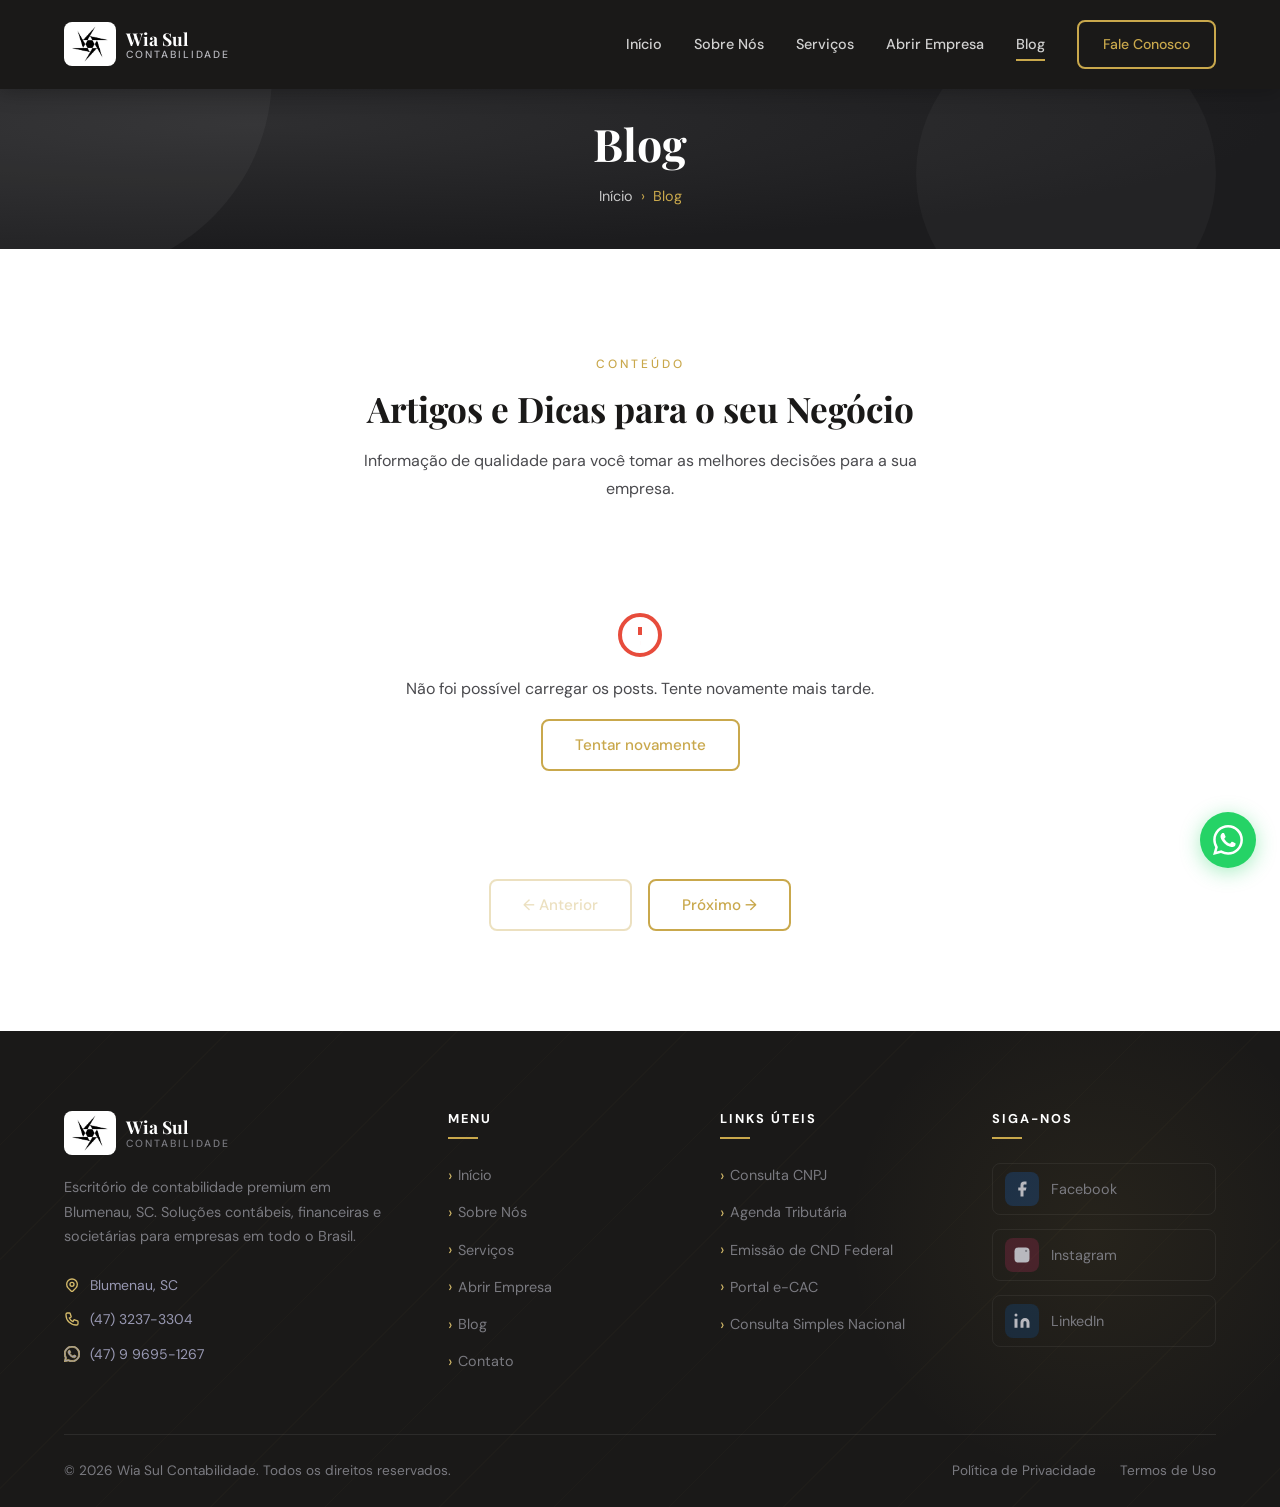
<file: blog/index.html>
<!DOCTYPE html>
<html lang="pt-BR">
<head>
  <meta charset="UTF-8" />
  <meta name="viewport" content="width=device-width, initial-scale=1.0" />
  <title>Blog — Wia Sul Contabilidade | Dicas e Conteúdo Contábil</title>
  <meta name="description" content="Blog da Wia Sul Contabilidade. Artigos, dicas e conteúdo especializado sobre contabilidade, planejamento tributário, gestão financeira e empreendedorismo." />
  <meta property="og:title" content="Blog — Wia Sul Contabilidade" />
  <meta property="og:description" content="Conteúdo especializado sobre contabilidade, gestão financeira e empreendedorismo." />
  <meta property="og:type" content="website" />
  <link rel="preconnect" href="https://fonts.googleapis.com" />
  <link rel="preconnect" href="https://fonts.gstatic.com" crossorigin />
  <link href="https://fonts.googleapis.com/css2?family=Playfair+Display:wght@400;700&family=DM+Sans:wght@400;500;700&display=swap" rel="stylesheet" />
  <link rel="stylesheet" href="../css/global.css" />
  <link rel="stylesheet" href="../css/header.css" />
  <link rel="stylesheet" href="../css/footer.css" />
  <link rel="stylesheet" href="../css/pages/blog.css" />
</head>
<body>

  <!-- HEADER -->
  <header class="header solid" id="header">
    <div class="nav-container">
      <a href="/" class="nav-logo">
        <div class="nav-logo-img"><img src="../assets/images/LOGO.webp" alt="Wia Sul Contabilidade" /></div>
        <div class="nav-logo-text">
          <span class="logo-name">Wia Sul</span>
          <span class="logo-tagline">Contabilidade</span>
        </div>
      </a>
      <nav class="nav-links">
        <a href="/" class="nav-link">Início</a>
        <a href="/sobre-nos/" class="nav-link">Sobre Nós</a>
        <a href="/servicos/" class="nav-link">Serviços</a>
        <a href="/abrir-empresa/" class="nav-link">Abrir Empresa</a>
        <a href="/blog/" class="nav-link active">Blog</a>
        <a href="/contato/" class="btn btn-outline nav-cta">Fale Conosco</a>
      </nav>
      <button class="hamburger" id="hamburger" aria-label="Abrir menu"><span></span><span></span><span></span></button>
    </div>
  </header>
  <nav class="mobile-menu" id="mobileMenu">
    <div class="mobile-menu-links">
      <a href="/" class="mobile-menu-link">Início</a>
      <a href="/sobre-nos/" class="mobile-menu-link">Sobre Nós</a>
      <a href="/servicos/" class="mobile-menu-link">Serviços</a>
      <a href="/abrir-empresa/" class="mobile-menu-link">Abrir Empresa</a>
      <a href="/blog/" class="mobile-menu-link active">Blog</a>
    </div>
    <a href="/contato/" class="btn btn-primary mobile-menu-cta">Fale Conosco</a>
  </nav>
  <div class="menu-backdrop" id="menuBackdrop"></div>

  <!-- BANNER -->
  <section class="page-banner">
    <div class="container">
      <h1>Blog</h1>
      <nav class="breadcrumb" aria-label="breadcrumb">
        <a href="/">Início</a><span>›</span><span>Blog</span>
      </nav>
    </div>
  </section>

  <!-- BLOG POSTS -->
  <section class="blog-section">
    <div class="container">
      <div class="section-header" style="margin-bottom: 48px;">
        <span class="section-label animate-on-scroll">Conteúdo</span>
        <h2 class="animate-on-scroll">Artigos e Dicas para o seu Negócio</h2>
        <p class="animate-on-scroll">Informação de qualidade para você tomar as melhores decisões para a sua empresa.</p>
      </div>

      <!-- Grid dinâmico preenchido por blog.js -->
      <div id="posts-grid" class="posts-grid" data-category="2">
        <!-- posts carregados via JS -->
      </div>

      <!-- Paginação -->
      <div class="posts-pagination">
        <button id="posts-prev" class="btn btn-outline" disabled>← Anterior</button>
        <button id="posts-next" class="btn btn-outline">Próximo →</button>
      </div>
    </div>
  </section>

  <!-- FOOTER -->
  <footer class="footer">
    <div class="container">
      <div class="footer-grid">
        <div class="footer-brand">
          <a href="/" class="footer-logo">
            <div class="footer-logo-img"><img src="../assets/images/LOGO.webp" alt="Wia Sul Contabilidade" /></div>
              <div class="footer-logo-text">
                <span class="logo-name">Wia Sul</span>
                <span class="logo-tagline">Contabilidade</span>
              </div>
          </a>
          <p>Escritório de contabilidade premium em Blumenau, SC. Soluções contábeis, financeiras e societárias para empresas em todo o Brasil.</p>
          <div class="footer-contact-info">
            <div class="footer-contact-item"><svg viewBox="0 0 24 24" fill="none" stroke="currentColor" stroke-width="2"><path d="M17.657 16.657L13.414 20.9a2 2 0 01-2.827 0l-4.244-4.243a8 8 0 1111.314 0z"/><circle cx="12" cy="11" r="3"/></svg>Blumenau, SC</div>
            <div class="footer-contact-item"><svg viewBox="0 0 24 24" fill="none" stroke="currentColor" stroke-width="2"><path d="M3 5a2 2 0 012-2h3.28a1 1 0 01.948.684l1.498 4.493a1 1 0 01-.502 1.21l-2.257 1.13a11.042 11.042 0 005.516 5.516l1.13-2.257a1 1 0 011.21-.502l4.493 1.498a1 1 0 01.684.949V19a2 2 0 01-2 2h-1C9.716 21 3 14.284 3 6V5z"/></svg>(47) 3237-3304</div>
            <div class="footer-contact-item">
              <svg viewBox="0 0 24 24" fill="currentColor"><path d="M17.472 14.382c-.297-.149-1.758-.867-2.03-.967-.273-.099-.471-.148-.67.15-.197.297-.767.966-.94 1.164-.173.199-.347.223-.644.075-.297-.15-1.255-.463-2.39-1.475-.883-.788-1.48-1.761-1.653-2.059-.173-.297-.018-.458.13-.606.134-.133.298-.347.446-.52.149-.174.198-.298.298-.497.099-.198.05-.371-.025-.52-.075-.149-.669-1.612-.916-2.207-.242-.579-.487-.5-.669-.51-.173-.008-.371-.01-.57-.01-.198 0-.52.074-.792.372-.272.297-1.04 1.016-1.04 2.479 0 1.462 1.065 2.875 1.213 3.074.149.198 2.096 3.2 5.077 4.487.709.306 1.262.489 1.694.625.712.227 1.36.195 1.871.118.571-.085 1.758-.719 2.006-1.413.248-.694.248-1.289.173-1.413-.074-.124-.272-.198-.57-.347m-5.421 7.403h-.004a9.87 9.87 0 01-5.031-1.378l-.361-.214-3.741.982.998-3.648-.235-.374a9.86 9.86 0 01-1.51-5.26c.001-5.45 4.436-9.884 9.888-9.884 2.64 0 5.122 1.03 6.988 2.898a9.825 9.825 0 012.893 6.994c-.003 5.45-4.437 9.884-9.885 9.884m8.413-18.297A11.815 11.815 0 0012.05 0C5.495 0 .16 5.335.157 11.892c0 2.096.547 4.142 1.588 5.945L.057 24l6.305-1.654a11.882 11.882 0 005.683 1.448h.005c6.554 0 11.89-5.335 11.893-11.893a11.821 11.821 0 00-3.48-8.413Z"/></svg>
              (47) 9 9695-1267
            </div>
          </div>
        </div>
        <div class="footer-col">
          <h4>Menu</h4>
          <div class="footer-links">
            <a href="/" class="footer-link">Início</a>
            <a href="/sobre-nos/" class="footer-link">Sobre Nós</a>
            <a href="/servicos/" class="footer-link">Serviços</a>
            <a href="/abrir-empresa/" class="footer-link">Abrir Empresa</a>
            <a href="/blog/" class="footer-link">Blog</a>
            <a href="/contato/" class="footer-link">Contato</a>
          </div>
        </div>
        <div class="footer-col">
          <h4>Links Úteis</h4>
          <div class="footer-links">
            <a href="https://solucoes.receita.fazenda.gov.br/servicos/cnpjreva/cnpjreva_solicitacao.asp" class="footer-link" target="_blank" rel="noopener noreferrer">Consulta CNPJ</a>
            <a href="https://www.gov.br/receitafederal/pt-br/assuntos/agenda-tributaria" class="footer-link" target="_blank" rel="noopener noreferrer">Agenda Tributária</a>
            <a href="https://servicos.receitafederal.gov.br/servico/certidoes/#/home" class="footer-link" target="_blank" rel="noopener noreferrer">Emissão de CND Federal</a>
            <a href="https://cav.receita.fazenda.gov.br/autenticacao/login" class="footer-link" target="_blank" rel="noopener noreferrer">Portal e-CAC</a>
            <a href="https://consopt.www8.receita.fazenda.gov.br/consultaoptantes" class="footer-link" target="_blank" rel="noopener noreferrer">Consulta Simples Nacional</a>
          </div>
        </div>
        <div class="footer-col">
          <h4>Siga-nos</h4>
          <div class="footer-social-grid">
            <a href="#" class="social-link" target="_blank" rel="noopener"><div class="social-icon facebook"><svg viewBox="0 0 24 24"><path d="M18 2h-3a5 5 0 00-5 5v3H7v4h3v8h4v-8h3l1-4h-4V7a1 1 0 011-1h3z"/></svg></div>Facebook</a>
            <a href="#" class="social-link" target="_blank" rel="noopener"><div class="social-icon instagram"><svg viewBox="0 0 24 24"><rect x="2" y="2" width="20" height="20" rx="5"/><circle cx="12" cy="12" r="4"/><circle cx="17.5" cy="6.5" r="1.5" fill="currentColor"/></svg></div>Instagram</a>
            <a href="#" class="social-link" target="_blank" rel="noopener"><div class="social-icon linkedin"><svg viewBox="0 0 24 24"><path d="M16 8a6 6 0 016 6v7h-4v-7a2 2 0 00-2-2 2 2 0 00-2 2v7h-4v-7a6 6 0 016-6zM2 9h4v12H2z"/><circle cx="4" cy="4" r="2"/></svg></div>LinkedIn</a>
          </div>
        </div>
      </div>
      <div class="footer-bottom">
        <p>© 2026 Wia Sul Contabilidade. Todos os direitos reservados.</p>
        <div class="footer-bottom-links">
          <a href="#" class="footer-bottom-link">Política de Privacidade</a>
          <a href="#" class="footer-bottom-link">Termos de Uso</a>
        </div>
      </div>
    </div>
  </footer>

  <a href="https://wa.me/5547996951267" class="whatsapp-btn" target="_blank" rel="noopener" aria-label="WhatsApp">
    <svg viewBox="0 0 24 24" fill="white"><path d="M17.472 14.382c-.297-.149-1.758-.867-2.03-.967-.273-.099-.471-.148-.67.15-.197.297-.767.966-.94 1.164-.173.199-.347.223-.644.075-.297-.15-1.255-.463-2.39-1.475-.883-.788-1.48-1.761-1.653-2.059-.173-.297-.018-.458.13-.606.134-.133.298-.347.446-.52.149-.174.198-.298.298-.497.099-.198.05-.371-.025-.52-.075-.149-.669-1.612-.916-2.207-.242-.579-.487-.5-.669-.51-.173-.008-.371-.01-.57-.01-.198 0-.52.074-.792.372-.272.297-1.04 1.016-1.04 2.479 0 1.462 1.065 2.875 1.213 3.074.149.198 2.096 3.2 5.077 4.487.709.306 1.262.489 1.694.625.712.227 1.36.195 1.871.118.571-.085 1.758-.719 2.006-1.413.248-.694.248-1.289.173-1.413-.074-.124-.272-.198-.57-.347m-5.421 7.403h-.004a9.87 9.87 0 01-5.031-1.378l-.361-.214-3.741.982.998-3.648-.235-.374a9.86 9.86 0 01-1.51-5.26c.001-5.45 4.436-9.884 9.888-9.884 2.64 0 5.122 1.03 6.988 2.898a9.825 9.825 0 012.893 6.994c-.003 5.45-4.437 9.884-9.885 9.884m8.413-18.297A11.815 11.815 0 0012.05 0C5.495 0 .16 5.335.157 11.892c0 2.096.547 4.142 1.588 5.945L.057 24l6.305-1.654a11.882 11.882 0 005.683 1.448h.005c6.554 0 11.89-5.335 11.893-11.893a11.821 11.821 0 00-3.48-8.413Z"/></svg>
  </a>
  <button class="back-to-top" aria-label="Voltar ao topo">
    <svg viewBox="0 0 24 24" fill="none" stroke="currentColor" stroke-width="2.5"><path d="M5 15l7-7 7 7"/></svg>
  </button>

  <script src="../js/config.js"></script>
  <script src="../js/main.js"></script>
  <script src="../js/blog.js"></script>
</body>
</html>
</file>
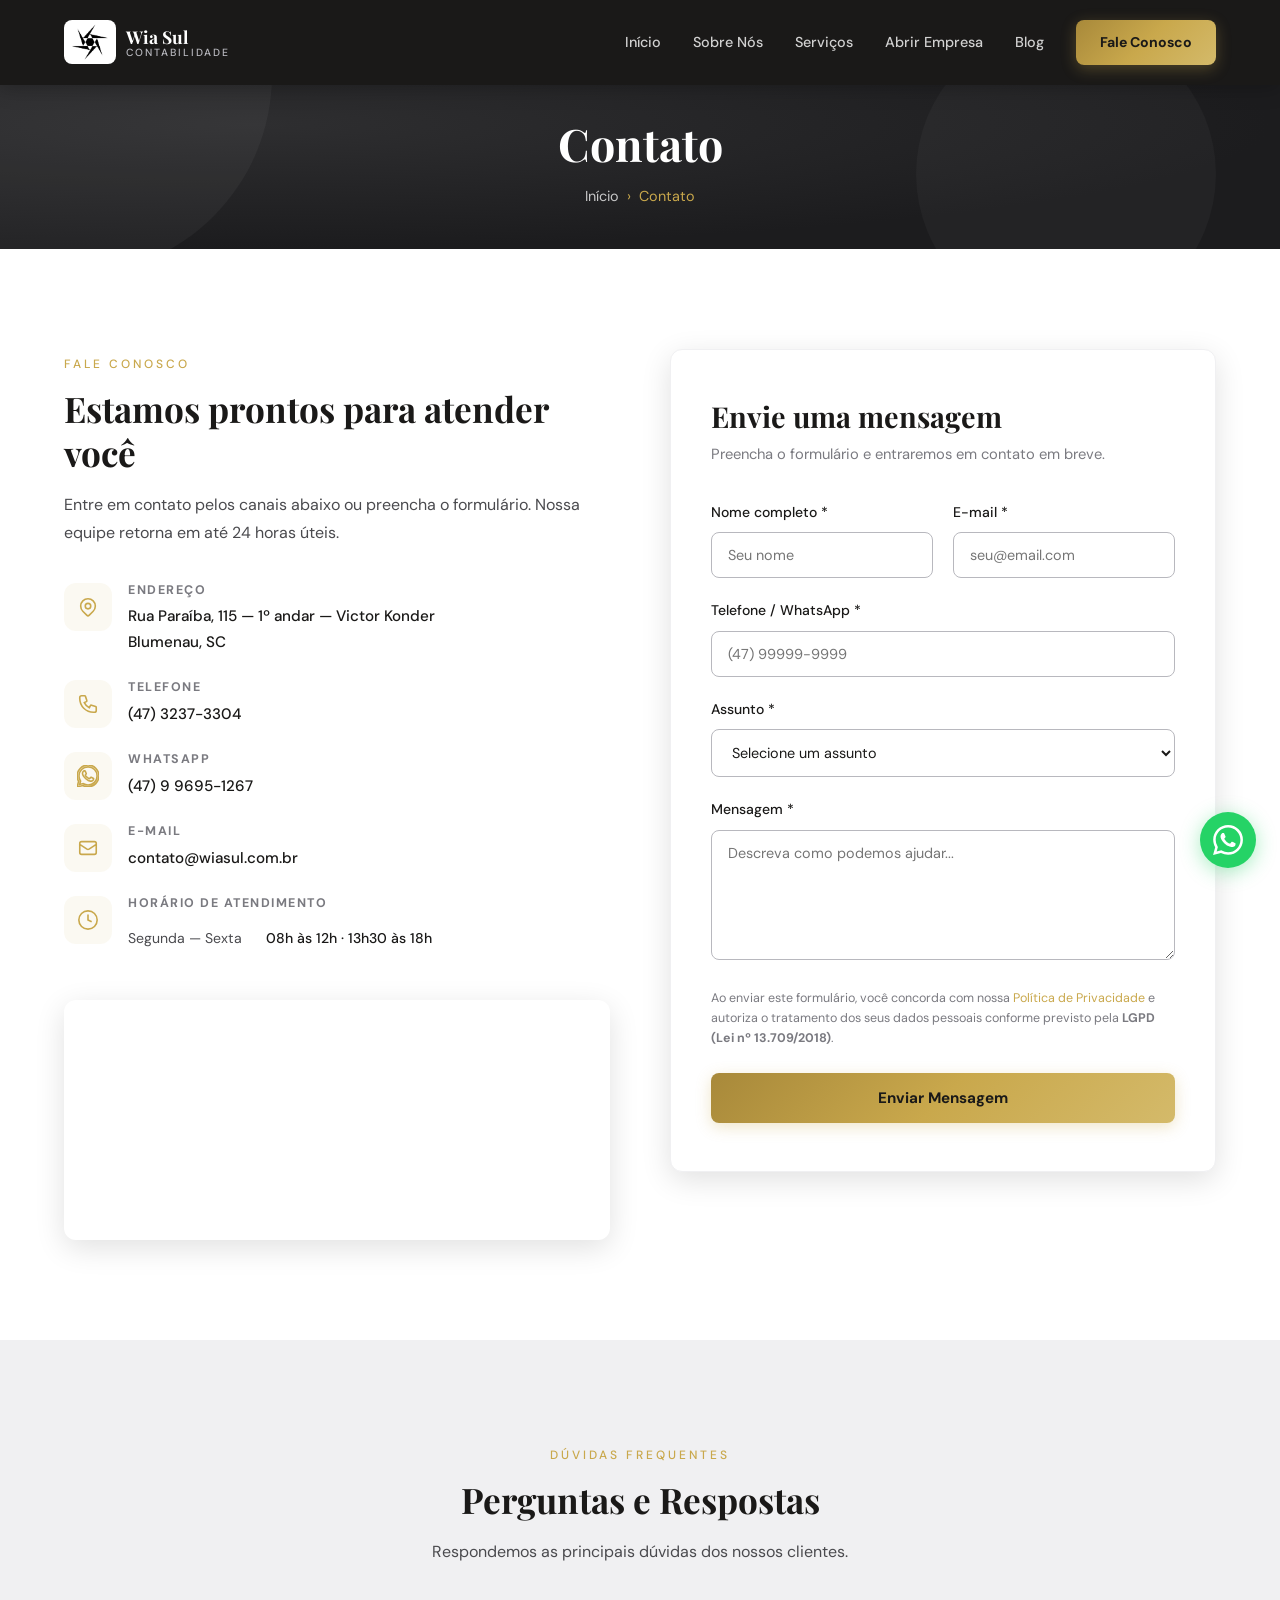
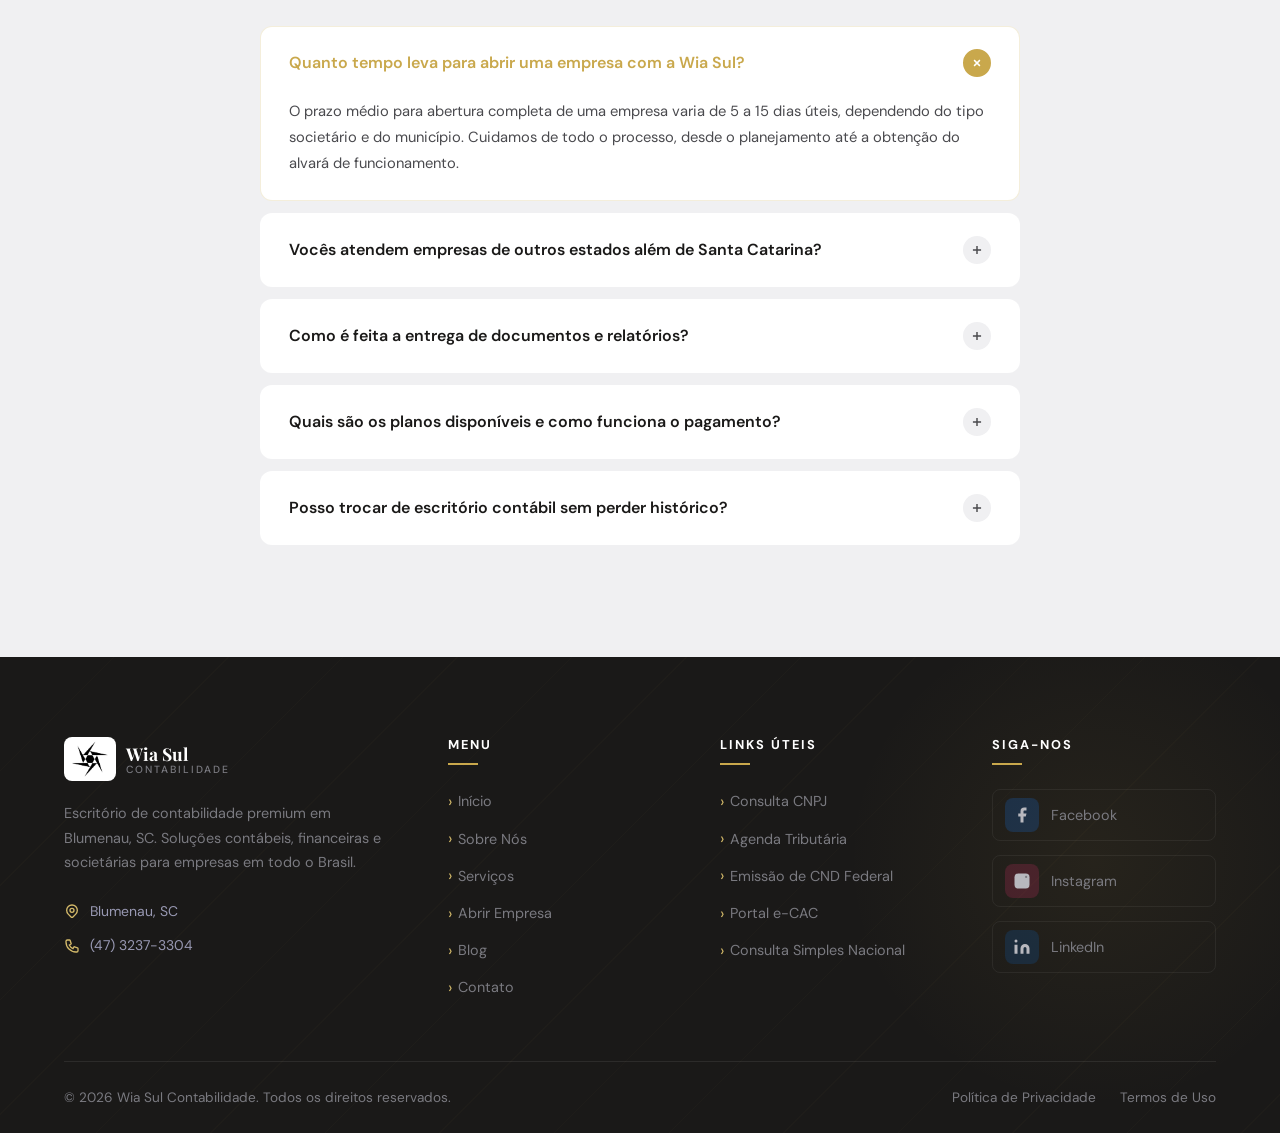
<file: contato/index.html>
<!DOCTYPE html>
<html lang="pt-BR">
<head>
  <meta charset="UTF-8" />
  <meta name="viewport" content="width=device-width, initial-scale=1.0" />
  <title>Contato — Wia Sul Contabilidade | Blumenau, SC</title>
  <meta name="description" content="Entre em contato com a Wia Sul Contabilidade. Endereço em Blumenau, SC, telefone, e-mail e formulário de contato. Respondemos em até 24 horas." />
  <meta property="og:title" content="Contato — Wia Sul Contabilidade" />
  <meta property="og:description" content="Fale com nossos especialistas e descubra como podemos ajudar o seu negócio." />
  <meta property="og:type" content="website" />
  <link rel="preconnect" href="https://fonts.googleapis.com" />
  <link rel="preconnect" href="https://fonts.gstatic.com" crossorigin />
  <link href="https://fonts.googleapis.com/css2?family=Playfair+Display:wght@400;700&family=DM+Sans:wght@400;500;700&display=swap" rel="stylesheet" />
  <link rel="stylesheet" href="../css/global.css" />
  <link rel="stylesheet" href="../css/header.css" />
  <link rel="stylesheet" href="../css/footer.css" />
  <link rel="stylesheet" href="../css/pages/contato.css" />
</head>
<body>

  <!-- HEADER -->
  <header class="header solid" id="header">
    <div class="nav-container">
      <a href="/" class="nav-logo">
        <div class="nav-logo-img"><img src="../assets/images/LOGO.webp" alt="Wia Sul Contabilidade" /></div>
        <div class="nav-logo-text">
          <span class="logo-name">Wia Sul</span>
          <span class="logo-tagline">Contabilidade</span>
        </div>
      </a>
      <nav class="nav-links">
        <a href="/" class="nav-link">Início</a>
        <a href="/sobre-nos/" class="nav-link">Sobre Nós</a>
        <a href="/servicos/" class="nav-link">Serviços</a>
        <a href="/abrir-empresa/" class="nav-link">Abrir Empresa</a>
        <a href="/blog/" class="nav-link">Blog</a>
        <a href="/contato/" class="btn btn-primary nav-cta">Fale Conosco</a>
      </nav>
      <button class="hamburger" id="hamburger" aria-label="Abrir menu"><span></span><span></span><span></span></button>
    </div>
  </header>
  <nav class="mobile-menu" id="mobileMenu">
    <div class="mobile-menu-links">
      <a href="/" class="mobile-menu-link">Início</a>
      <a href="/sobre-nos/" class="mobile-menu-link">Sobre Nós</a>
      <a href="/servicos/" class="mobile-menu-link">Serviços</a>
      <a href="/abrir-empresa/" class="mobile-menu-link">Abrir Empresa</a>
      <a href="/blog/" class="mobile-menu-link">Blog</a>
    </div>
    <a href="/contato/" class="btn btn-primary mobile-menu-cta">Fale Conosco</a>
  </nav>
  <div class="menu-backdrop" id="menuBackdrop"></div>

  <!-- BANNER -->
  <section class="page-banner">
    <div class="container">
      <h1>Contato</h1>
      <nav class="breadcrumb" aria-label="breadcrumb">
        <a href="/">Início</a><span>›</span><span>Contato</span>
      </nav>
    </div>
  </section>

  <!-- CONTATO PRINCIPAL -->
  <section class="contato-section">
    <div class="container">
      <div class="contato-grid">

        <!-- INFO -->
        <div class="contato-info animate-on-scroll slide-left">
          <span class="section-label">Fale conosco</span>
          <h2>Estamos prontos para atender você</h2>
          <p>Entre em contato pelos canais abaixo ou preencha o formulário. Nossa equipe retorna em até 24 horas úteis.</p>

          <div class="contato-items">
            <div class="contato-item">
              <div class="contato-item-icon">
                <svg viewBox="0 0 24 24"><path d="M17.657 16.657L13.414 20.9a2 2 0 01-2.827 0l-4.244-4.243a8 8 0 1111.314 0z"/><circle cx="12" cy="11" r="3"/></svg>
              </div>
              <div class="contato-item-text">
                <h4>Endereço</h4>
                <p>Rua Paraíba, 115 — 1º andar — Victor Konder<br>Blumenau, SC</p>
              </div>
            </div>

            <div class="contato-item">
              <div class="contato-item-icon">
                <svg viewBox="0 0 24 24"><path d="M3 5a2 2 0 012-2h3.28a1 1 0 01.948.684l1.498 4.493a1 1 0 01-.502 1.21l-2.257 1.13a11.042 11.042 0 005.516 5.516l1.13-2.257a1 1 0 011.21-.502l4.493 1.498a1 1 0 01.684.949V19a2 2 0 01-2 2h-1C9.716 21 3 14.284 3 6V5z"/></svg>
              </div>
              <div class="contato-item-text">
                <h4>Telefone</h4>
                <a href="tel:+554732373304">(47) 3237-3304</a>
              </div>
            </div>

            <div class="contato-item">
              <div class="contato-item-icon">
                <svg viewBox="0 0 24 24" fill="currentColor"><path d="M17.472 14.382c-.297-.149-1.758-.867-2.03-.967-.273-.099-.471-.148-.67.15-.197.297-.767.966-.94 1.164-.173.199-.347.223-.644.075-.297-.15-1.255-.463-2.39-1.475-.883-.788-1.48-1.761-1.653-2.059-.173-.297-.018-.458.13-.606.134-.133.298-.347.446-.52.149-.174.198-.298.298-.497.099-.198.05-.371-.025-.52-.075-.149-.669-1.612-.916-2.207-.242-.579-.487-.5-.669-.51-.173-.008-.371-.01-.57-.01-.198 0-.52.074-.792.372-.272.297-1.04 1.016-1.04 2.479 0 1.462 1.065 2.875 1.213 3.074.149.198 2.096 3.2 5.077 4.487.709.306 1.262.489 1.694.625.712.227 1.36.195 1.871.118.571-.085 1.758-.719 2.006-1.413.248-.694.248-1.289.173-1.413-.074-.124-.272-.198-.57-.347m-5.421 7.403h-.004a9.87 9.87 0 01-5.031-1.378l-.361-.214-3.741.982.998-3.648-.235-.374a9.86 9.86 0 01-1.51-5.26c.001-5.45 4.436-9.884 9.888-9.884 2.64 0 5.122 1.03 6.988 2.898a9.825 9.825 0 012.893 6.994c-.003 5.45-4.437 9.884-9.885 9.884m8.413-18.297A11.815 11.815 0 0012.05 0C5.495 0 .16 5.335.157 11.892c0 2.096.547 4.142 1.588 5.945L.057 24l6.305-1.654a11.882 11.882 0 005.683 1.448h.005c6.554 0 11.89-5.335 11.893-11.893a11.821 11.821 0 00-3.48-8.413Z"/></svg>
              </div>
              <div class="contato-item-text">
                <h4>WhatsApp</h4>
                <a href="https://wa.me/5547996951267" target="_blank" rel="noopener">(47) 9 9695-1267</a>
              </div>
            </div>

            <div class="contato-item">
              <div class="contato-item-icon">
                <svg viewBox="0 0 24 24"><path d="M3 8l7.89 5.26a2 2 0 002.22 0L21 8M5 19h14a2 2 0 002-2V7a2 2 0 00-2-2H5a2 2 0 00-2 2v10a2 2 0 002 2z"/></svg>
              </div>
              <div class="contato-item-text">
                <h4>E-mail</h4>
                <a href="mailto:contato@wiasul.com.br">contato@wiasul.com.br</a>
              </div>
            </div>

            <div class="contato-item">
              <div class="contato-item-icon">
                <svg viewBox="0 0 24 24"><circle cx="12" cy="12" r="10"/><path d="M12 6v6l4 2"/></svg>
              </div>
              <div class="contato-item-text">
                <h4>Horário de Atendimento</h4>
                <div>
                  <table class="horario-table">
                    <tr><td>Segunda — Sexta</td><td>08h às 12h · 13h30 às 18h</td></tr>
                  </table>
                </div>
              </div>
            </div>
          </div>

          <!-- Mapa -->
          <div class="contato-map">
            <iframe
              src="https://maps.google.com/maps?q=Rua+Para%C3%ADba%2C+115%2C+Victor+Konder%2C+Blumenau%2C+SC&output=embed&hl=pt-BR"
              allowfullscreen=""
              loading="lazy"
              referrerpolicy="no-referrer-when-downgrade"
              title="Localização Wia Sul Contabilidade — Blumenau, SC">
            </iframe>
          </div>
        </div>

        <!-- FORMULÁRIO -->
        <div class="contato-form-card animate-on-scroll slide-right">
          <h2>Envie uma mensagem</h2>
          <p>Preencha o formulário e entraremos em contato em breve.</p>

          <form action="https://formspree.io/f/mzdkdzrw" method="POST" data-validate id="contatoForm">
            <input type="hidden" name="_subject" value="Nova mensagem do site - Wia Sul">
            <div class="form-fields">
              <div class="form-row">
                <div class="form-group">
                  <label for="c-nome">Nome completo *</label>
                  <input type="text" id="c-nome" name="nome" placeholder="Seu nome" required />
                  <span class="form-error"></span>
                </div>
                <div class="form-group">
                  <label for="c-email">E-mail *</label>
                  <input type="email" id="c-email" name="email" placeholder="seu@email.com" required />
                  <span class="form-error"></span>
                </div>
              </div>
              <div class="form-group">
                <label for="c-telefone">Telefone / WhatsApp *</label>
                <input type="tel" id="c-telefone" name="telefone" placeholder="(47) 99999-9999" required />
                <span class="form-error"></span>
              </div>
              <div class="form-group">
                <label for="c-assunto">Assunto *</label>
                <select id="c-assunto" name="assunto" required>
                  <option value="">Selecione um assunto</option>
                  <option value="contabilidade">Serviços de Contabilidade</option>
                  <option value="bpo">BPO Financeiro</option>
                  <option value="abertura">Abertura de Empresa</option>
                  <option value="societario">Serviços Societários</option>
                  <option value="tributario">Planejamento Tributário</option>
                  <option value="outro">Outro</option>
                </select>
                <span class="form-error"></span>
              </div>
              <div class="form-group">
                <label for="c-mensagem">Mensagem *</label>
                <textarea id="c-mensagem" name="mensagem" placeholder="Descreva como podemos ajudar..." required></textarea>
                <span class="form-error"></span>
              </div>
              <p class="form-lgpd">Ao enviar este formulário, você concorda com nossa <a href="#">Política de Privacidade</a> e autoriza o tratamento dos seus dados pessoais conforme previsto pela <strong>LGPD (Lei nº 13.709/2018)</strong>.</p>
              <button type="submit" class="btn btn-primary form-submit">Enviar Mensagem</button>
            </div>
            <div class="form-success">
              <svg viewBox="0 0 24 24"><path d="M9 12l2 2 4-4m6 2a9 9 0 11-18 0 9 9 0 0118 0z"/></svg>
              <h3>Mensagem enviada com sucesso!</h3>
              <p>Obrigado pelo contato. Retornaremos em até 24 horas úteis.</p>
            </div>
          </form>
        </div>

      </div>
    </div>
  </section>

  <!-- FAQ -->
  <section class="faq-section">
    <div class="container">
      <div class="section-header">
        <span class="section-label animate-on-scroll">Dúvidas frequentes</span>
        <h2 class="animate-on-scroll">Perguntas e Respostas</h2>
        <p class="animate-on-scroll">Respondemos as principais dúvidas dos nossos clientes.</p>
      </div>

      <div class="faq-list animate-on-scroll">
        <div class="faq-item open">
          <div class="faq-question">
            <h4>Quanto tempo leva para abrir uma empresa com a Wia Sul?</h4>
            <div class="faq-icon">
              <svg viewBox="0 0 24 24"><path d="M12 5v14M5 12h14"/></svg>
            </div>
          </div>
          <div class="faq-answer">
            <div class="faq-answer-inner">O prazo médio para abertura completa de uma empresa varia de 5 a 15 dias úteis, dependendo do tipo societário e do município. Cuidamos de todo o processo, desde o planejamento até a obtenção do alvará de funcionamento.</div>
          </div>
        </div>

        <div class="faq-item">
          <div class="faq-question">
            <h4>Vocês atendem empresas de outros estados além de Santa Catarina?</h4>
            <div class="faq-icon">
              <svg viewBox="0 0 24 24"><path d="M12 5v14M5 12h14"/></svg>
            </div>
          </div>
          <div class="faq-answer">
            <div class="faq-answer-inner">Sim! Atendemos empresas em todo o Brasil de forma 100% digital. Nossos processos são modernos e automatizados, permitindo oferecer a mesma qualidade de atendimento independentemente da localização do cliente.</div>
          </div>
        </div>

        <div class="faq-item">
          <div class="faq-question">
            <h4>Como é feita a entrega de documentos e relatórios?</h4>
            <div class="faq-icon">
              <svg viewBox="0 0 24 24"><path d="M12 5v14M5 12h14"/></svg>
            </div>
          </div>
          <div class="faq-answer">
            <div class="faq-answer-inner">Utilizamos uma plataforma digital segura onde você acessa todos os documentos, relatórios, balanços e informações da sua empresa a qualquer momento. Também enviamos alertas e relatórios periódicos por e-mail.</div>
          </div>
        </div>

        <div class="faq-item">
          <div class="faq-question">
            <h4>Quais são os planos disponíveis e como funciona o pagamento?</h4>
            <div class="faq-icon">
              <svg viewBox="0 0 24 24"><path d="M12 5v14M5 12h14"/></svg>
            </div>
          </div>
          <div class="faq-answer">
            <div class="faq-answer-inner">Nossos planos são personalizados de acordo com o porte, o regime tributário e as necessidades da empresa. O pagamento é mensal via boleto ou PIX. Entre em contato para receber uma proposta sem compromisso.</div>
          </div>
        </div>

        <div class="faq-item">
          <div class="faq-question">
            <h4>Posso trocar de escritório contábil sem perder histórico?</h4>
            <div class="faq-icon">
              <svg viewBox="0 0 24 24"><path d="M12 5v14M5 12h14"/></svg>
            </div>
          </div>
          <div class="faq-answer">
            <div class="faq-answer-inner">Sim, a troca de contador é simples e não prejudica sua empresa. Cuidamos de toda a migração, incluindo a solicitação de documentos ao escritório anterior e a atualização de procurações. O processo é transparente e sem burocracia.</div>
          </div>
        </div>
      </div>
    </div>
  </section>

  <!-- FOOTER -->
  <footer class="footer">
    <div class="container">
      <div class="footer-grid">
        <div class="footer-brand">
          <a href="/" class="footer-logo">
            <div class="footer-logo-img"><img src="../assets/images/LOGO.webp" alt="Wia Sul Contabilidade" /></div>
              <div class="footer-logo-text">
                <span class="logo-name">Wia Sul</span>
                <span class="logo-tagline">Contabilidade</span>
              </div>
          </a>
          <p>Escritório de contabilidade premium em Blumenau, SC. Soluções contábeis, financeiras e societárias para empresas em todo o Brasil.</p>
          <div class="footer-contact-info">
            <div class="footer-contact-item"><svg viewBox="0 0 24 24" fill="none" stroke="currentColor" stroke-width="2"><path d="M17.657 16.657L13.414 20.9a2 2 0 01-2.827 0l-4.244-4.243a8 8 0 1111.314 0z"/><circle cx="12" cy="11" r="3"/></svg>Blumenau, SC</div>
            <div class="footer-contact-item"><svg viewBox="0 0 24 24" fill="none" stroke="currentColor" stroke-width="2"><path d="M3 5a2 2 0 012-2h3.28a1 1 0 01.948.684l1.498 4.493a1 1 0 01-.502 1.21l-2.257 1.13a11.042 11.042 0 005.516 5.516l1.13-2.257a1 1 0 011.21-.502l4.493 1.498a1 1 0 01.684.949V19a2 2 0 01-2 2h-1C9.716 21 3 14.284 3 6V5z"/></svg>(47) 3237-3304</div>
          </div>
        </div>
        <div class="footer-col">
          <h4>Menu</h4>
          <div class="footer-links">
            <a href="/" class="footer-link">Início</a>
            <a href="/sobre-nos/" class="footer-link">Sobre Nós</a>
            <a href="/servicos/" class="footer-link">Serviços</a>
            <a href="/abrir-empresa/" class="footer-link">Abrir Empresa</a>
            <a href="/blog/" class="footer-link">Blog</a>
            <a href="/contato/" class="footer-link">Contato</a>
          </div>
        </div>
        <div class="footer-col">
          <h4>Links Úteis</h4>
          <div class="footer-links">
            <a href="https://solucoes.receita.fazenda.gov.br/servicos/cnpjreva/cnpjreva_solicitacao.asp" class="footer-link" target="_blank" rel="noopener noreferrer">Consulta CNPJ</a>
            <a href="https://www.gov.br/receitafederal/pt-br/assuntos/agenda-tributaria" class="footer-link" target="_blank" rel="noopener noreferrer">Agenda Tributária</a>
            <a href="https://servicos.receitafederal.gov.br/servico/certidoes/#/home" class="footer-link" target="_blank" rel="noopener noreferrer">Emissão de CND Federal</a>
            <a href="https://cav.receita.fazenda.gov.br/autenticacao/login" class="footer-link" target="_blank" rel="noopener noreferrer">Portal e-CAC</a>
            <a href="https://consopt.www8.receita.fazenda.gov.br/consultaoptantes" class="footer-link" target="_blank" rel="noopener noreferrer">Consulta Simples Nacional</a>
          </div>
        </div>
        <div class="footer-col">
          <h4>Siga-nos</h4>
          <div class="footer-social-grid">
            <a href="#" class="social-link" target="_blank" rel="noopener"><div class="social-icon facebook"><svg viewBox="0 0 24 24"><path d="M18 2h-3a5 5 0 00-5 5v3H7v4h3v8h4v-8h3l1-4h-4V7a1 1 0 011-1h3z"/></svg></div>Facebook</a>
            <a href="https://instagram.com/wia.sul" class="social-link" target="_blank" rel="noopener"><div class="social-icon instagram"><svg viewBox="0 0 24 24"><rect x="2" y="2" width="20" height="20" rx="5"/><circle cx="12" cy="12" r="4"/><circle cx="17.5" cy="6.5" r="1.5" fill="currentColor"/></svg></div>Instagram</a>
            <a href="#" class="social-link" target="_blank" rel="noopener"><div class="social-icon linkedin"><svg viewBox="0 0 24 24"><path d="M16 8a6 6 0 016 6v7h-4v-7a2 2 0 00-2-2 2 2 0 00-2 2v7h-4v-7a6 6 0 016-6zM2 9h4v12H2z"/><circle cx="4" cy="4" r="2"/></svg></div>LinkedIn</a>
          </div>
        </div>
      </div>
      <div class="footer-bottom">
        <p>© 2026 Wia Sul Contabilidade. Todos os direitos reservados.</p>
        <div class="footer-bottom-links">
          <a href="#" class="footer-bottom-link">Política de Privacidade</a>
          <a href="#" class="footer-bottom-link">Termos de Uso</a>
        </div>
      </div>
    </div>
  </footer>

  <a href="https://wa.me/5547996951267" class="whatsapp-btn" target="_blank" rel="noopener" aria-label="WhatsApp">
    <svg viewBox="0 0 24 24" fill="white"><path d="M17.472 14.382c-.297-.149-1.758-.867-2.03-.967-.273-.099-.471-.148-.67.15-.197.297-.767.966-.94 1.164-.173.199-.347.223-.644.075-.297-.15-1.255-.463-2.39-1.475-.883-.788-1.48-1.761-1.653-2.059-.173-.297-.018-.458.13-.606.134-.133.298-.347.446-.52.149-.174.198-.298.298-.497.099-.198.05-.371-.025-.52-.075-.149-.669-1.612-.916-2.207-.242-.579-.487-.5-.669-.51-.173-.008-.371-.01-.57-.01-.198 0-.52.074-.792.372-.272.297-1.04 1.016-1.04 2.479 0 1.462 1.065 2.875 1.213 3.074.149.198 2.096 3.2 5.077 4.487.709.306 1.262.489 1.694.625.712.227 1.36.195 1.871.118.571-.085 1.758-.719 2.006-1.413.248-.694.248-1.289.173-1.413-.074-.124-.272-.198-.57-.347m-5.421 7.403h-.004a9.87 9.87 0 01-5.031-1.378l-.361-.214-3.741.982.998-3.648-.235-.374a9.86 9.86 0 01-1.51-5.26c.001-5.45 4.436-9.884 9.888-9.884 2.64 0 5.122 1.03 6.988 2.898a9.825 9.825 0 012.893 6.994c-.003 5.45-4.437 9.884-9.885 9.884m8.413-18.297A11.815 11.815 0 0012.05 0C5.495 0 .16 5.335.157 11.892c0 2.096.547 4.142 1.588 5.945L.057 24l6.305-1.654a11.882 11.882 0 005.683 1.448h.005c6.554 0 11.89-5.335 11.893-11.893a11.821 11.821 0 00-3.48-8.413Z"/></svg>
  </a>
  <button class="back-to-top" aria-label="Voltar ao topo">
    <svg viewBox="0 0 24 24" fill="none" stroke="currentColor" stroke-width="2.5"><path d="M5 15l7-7 7 7"/></svg>
  </button>

  <script src="../js/main.js"></script>
  <script src="../js/form.js"></script>
</body>
</html>
</file>
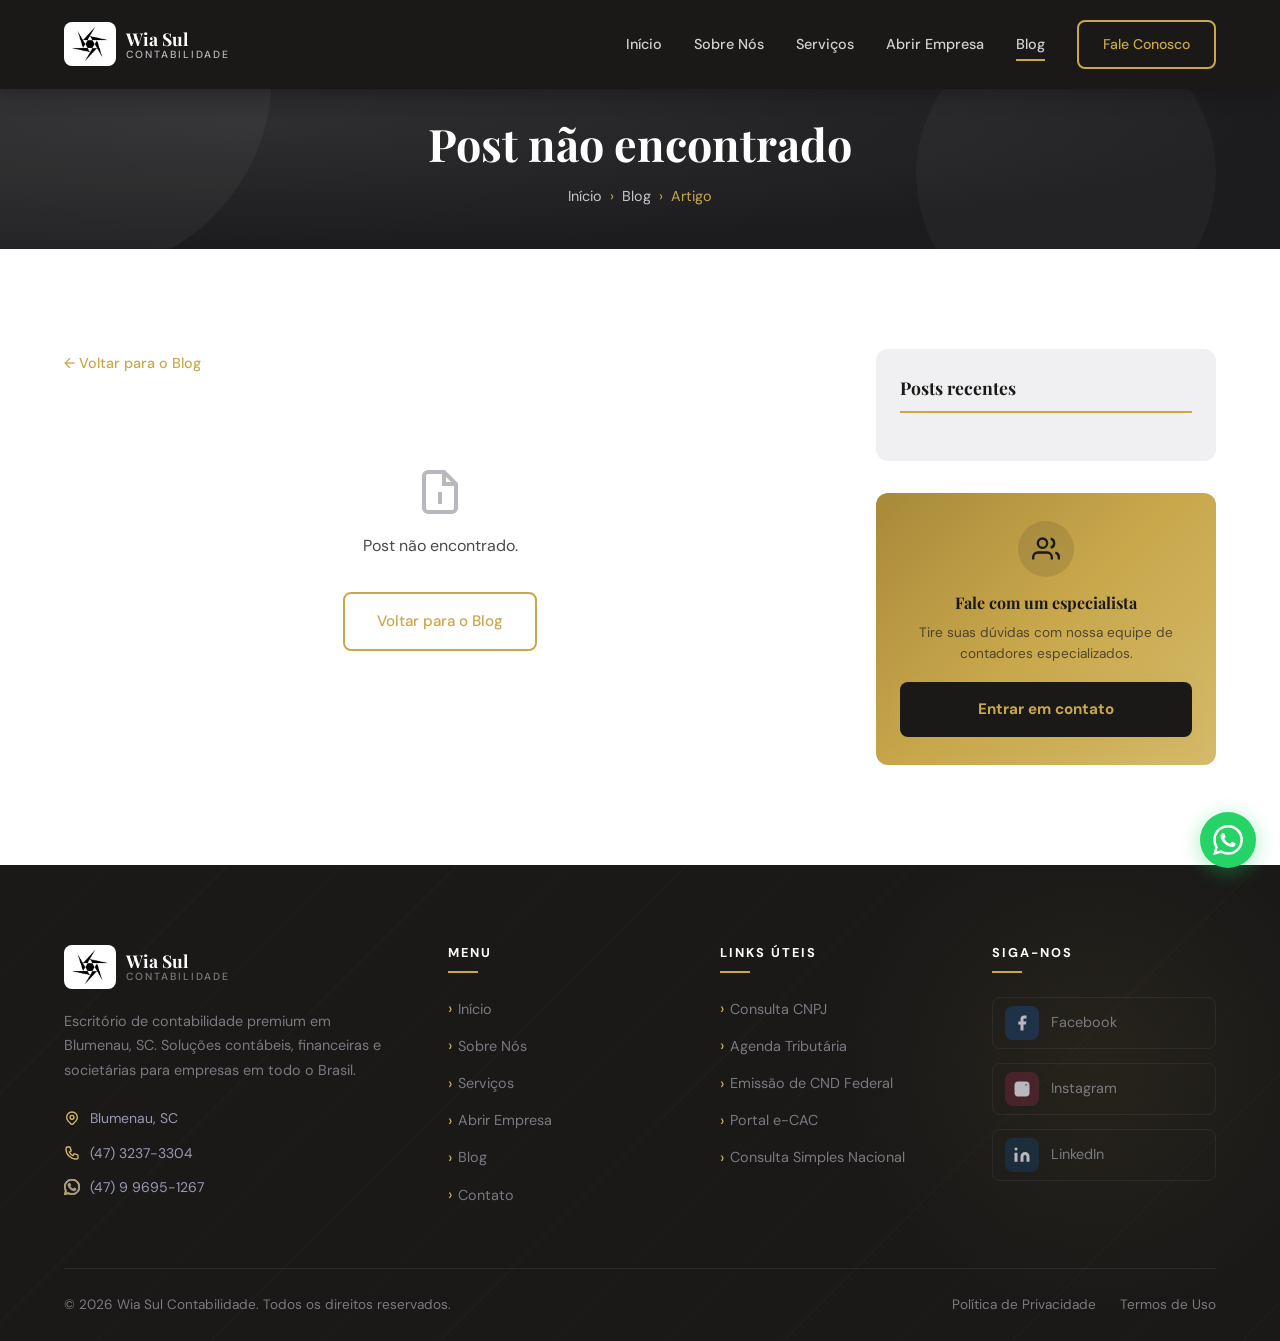
<file: post/index.html>
<!DOCTYPE html>
<html lang="pt-BR">
<head>
  <meta charset="UTF-8" />
  <meta name="viewport" content="width=device-width, initial-scale=1.0" />
  <title>Post — Wia Sul Contabilidade</title>
  <meta name="description" content="Leia o artigo completo no blog da Wia Sul Contabilidade." />
  <meta property="og:title" content="Post — Wia Sul Contabilidade" />
  <meta property="og:description" content="Conteúdo especializado sobre contabilidade e gestão." />
  <meta property="og:type" content="article" />
  <link rel="preconnect" href="https://fonts.googleapis.com" />
  <link rel="preconnect" href="https://fonts.gstatic.com" crossorigin />
  <link href="https://fonts.googleapis.com/css2?family=Playfair+Display:wght@400;700&family=DM+Sans:wght@400;500;700&display=swap" rel="stylesheet" />
  <link rel="stylesheet" href="../css/global.css" />
  <link rel="stylesheet" href="../css/header.css" />
  <link rel="stylesheet" href="../css/footer.css" />
  <link rel="stylesheet" href="../css/pages/blog.css" />
</head>
<body>

  <!-- HEADER -->
  <header class="header solid" id="header">
    <div class="nav-container">
      <a href="/" class="nav-logo">
        <div class="nav-logo-img"><img src="../assets/images/LOGO.webp" alt="Wia Sul Contabilidade" /></div>
        <div class="nav-logo-text">
          <span class="logo-name">Wia Sul</span>
          <span class="logo-tagline">Contabilidade</span>
        </div>
      </a>
      <nav class="nav-links">
        <a href="/" class="nav-link">Início</a>
        <a href="/sobre-nos/" class="nav-link">Sobre Nós</a>
        <a href="/servicos/" class="nav-link">Serviços</a>
        <a href="/abrir-empresa/" class="nav-link">Abrir Empresa</a>
        <a href="/blog/" class="nav-link active">Blog</a>
        <a href="/contato/" class="btn btn-outline nav-cta">Fale Conosco</a>
      </nav>
      <button class="hamburger" id="hamburger" aria-label="Abrir menu"><span></span><span></span><span></span></button>
    </div>
  </header>
  <nav class="mobile-menu" id="mobileMenu">
    <div class="mobile-menu-links">
      <a href="/" class="mobile-menu-link">Início</a>
      <a href="/sobre-nos/" class="mobile-menu-link">Sobre Nós</a>
      <a href="/servicos/" class="mobile-menu-link">Serviços</a>
      <a href="/abrir-empresa/" class="mobile-menu-link">Abrir Empresa</a>
      <a href="/blog/" class="mobile-menu-link active">Blog</a>
    </div>
    <a href="/contato/" class="btn btn-primary mobile-menu-cta">Fale Conosco</a>
  </nav>
  <div class="menu-backdrop" id="menuBackdrop"></div>

  <!-- BANNER DINÂMICO -->
  <section class="page-banner">
    <div class="container">
      <h1 id="post-banner-title">Carregando...</h1>
      <nav class="breadcrumb" aria-label="breadcrumb">
        <a href="/">Início</a><span>›</span>
        <a href="/blog/">Blog</a><span>›</span>
        <span>Artigo</span>
      </nav>
    </div>
  </section>

  <!-- CONTEÚDO DO POST -->
  <main class="post-page-section">
    <div class="container">
      <div class="post-page-layout">

        <!-- Coluna principal -->
        <div class="post-page-main">
          <a href="/blog/" class="post-back-link" id="back-link">← Voltar para o Blog</a>
          <div id="post-content">
            <!-- preenchido por post.js -->
          </div>
        </div>

        <!-- Sidebar -->
        <aside class="post-page-sidebar">
          <div class="sidebar-block">
            <h3 class="sidebar-title">Posts recentes</h3>
            <div id="recent-posts-grid">
              <!-- preenchido por post.js -->
            </div>
          </div>

          <div class="sidebar-block sidebar-cta">
            <div class="sidebar-cta-icon">
              <svg viewBox="0 0 24 24" fill="none" stroke="currentColor" stroke-width="2"><path d="M17 21v-2a4 4 0 00-4-4H5a4 4 0 00-4 4v2"/><circle cx="9" cy="7" r="4"/><path d="M23 21v-2a4 4 0 00-3-3.87M16 3.13a4 4 0 010 7.75"/></svg>
            </div>
            <h4>Fale com um especialista</h4>
            <p>Tire suas dúvidas com nossa equipe de contadores especializados.</p>
            <a href="/contato/" class="btn btn-primary">Entrar em contato</a>
          </div>
        </aside>

      </div>
    </div>
  </main>

  <!-- FOOTER -->
  <footer class="footer">
    <div class="container">
      <div class="footer-grid">
        <div class="footer-brand">
          <a href="/" class="footer-logo">
            <div class="footer-logo-img"><img src="../assets/images/LOGO.webp" alt="Wia Sul Contabilidade" /></div>
              <div class="footer-logo-text">
                <span class="logo-name">Wia Sul</span>
                <span class="logo-tagline">Contabilidade</span>
              </div>
          </a>
          <p>Escritório de contabilidade premium em Blumenau, SC. Soluções contábeis, financeiras e societárias para empresas em todo o Brasil.</p>
          <div class="footer-contact-info">
            <div class="footer-contact-item"><svg viewBox="0 0 24 24" fill="none" stroke="currentColor" stroke-width="2"><path d="M17.657 16.657L13.414 20.9a2 2 0 01-2.827 0l-4.244-4.243a8 8 0 1111.314 0z"/><circle cx="12" cy="11" r="3"/></svg>Blumenau, SC</div>
            <div class="footer-contact-item"><svg viewBox="0 0 24 24" fill="none" stroke="currentColor" stroke-width="2"><path d="M3 5a2 2 0 012-2h3.28a1 1 0 01.948.684l1.498 4.493a1 1 0 01-.502 1.21l-2.257 1.13a11.042 11.042 0 005.516 5.516l1.13-2.257a1 1 0 011.21-.502l4.493 1.498a1 1 0 01.684.949V19a2 2 0 01-2 2h-1C9.716 21 3 14.284 3 6V5z"/></svg>(47) 3237-3304</div>
            <div class="footer-contact-item">
              <svg viewBox="0 0 24 24" fill="currentColor"><path d="M17.472 14.382c-.297-.149-1.758-.867-2.03-.967-.273-.099-.471-.148-.67.15-.197.297-.767.966-.94 1.164-.173.199-.347.223-.644.075-.297-.15-1.255-.463-2.39-1.475-.883-.788-1.48-1.761-1.653-2.059-.173-.297-.018-.458.13-.606.134-.133.298-.347.446-.52.149-.174.198-.298.298-.497.099-.198.05-.371-.025-.52-.075-.149-.669-1.612-.916-2.207-.242-.579-.487-.5-.669-.51-.173-.008-.371-.01-.57-.01-.198 0-.52.074-.792.372-.272.297-1.04 1.016-1.04 2.479 0 1.462 1.065 2.875 1.213 3.074.149.198 2.096 3.2 5.077 4.487.709.306 1.262.489 1.694.625.712.227 1.36.195 1.871.118.571-.085 1.758-.719 2.006-1.413.248-.694.248-1.289.173-1.413-.074-.124-.272-.198-.57-.347m-5.421 7.403h-.004a9.87 9.87 0 01-5.031-1.378l-.361-.214-3.741.982.998-3.648-.235-.374a9.86 9.86 0 01-1.51-5.26c.001-5.45 4.436-9.884 9.888-9.884 2.64 0 5.122 1.03 6.988 2.898a9.825 9.825 0 012.893 6.994c-.003 5.45-4.437 9.884-9.885 9.884m8.413-18.297A11.815 11.815 0 0012.05 0C5.495 0 .16 5.335.157 11.892c0 2.096.547 4.142 1.588 5.945L.057 24l6.305-1.654a11.882 11.882 0 005.683 1.448h.005c6.554 0 11.89-5.335 11.893-11.893a11.821 11.821 0 00-3.48-8.413Z"/></svg>
              (47) 9 9695-1267
            </div>
          </div>
        </div>
        <div class="footer-col">
          <h4>Menu</h4>
          <div class="footer-links">
            <a href="/" class="footer-link">Início</a>
            <a href="/sobre-nos/" class="footer-link">Sobre Nós</a>
            <a href="/servicos/" class="footer-link">Serviços</a>
            <a href="/abrir-empresa/" class="footer-link">Abrir Empresa</a>
            <a href="/blog/" class="footer-link">Blog</a>
            <a href="/contato/" class="footer-link">Contato</a>
          </div>
        </div>
        <div class="footer-col">
          <h4>Links Úteis</h4>
          <div class="footer-links">
            <a href="https://solucoes.receita.fazenda.gov.br/servicos/cnpjreva/cnpjreva_solicitacao.asp" class="footer-link" target="_blank" rel="noopener noreferrer">Consulta CNPJ</a>
            <a href="https://www.gov.br/receitafederal/pt-br/assuntos/agenda-tributaria" class="footer-link" target="_blank" rel="noopener noreferrer">Agenda Tributária</a>
            <a href="https://servicos.receitafederal.gov.br/servico/certidoes/#/home" class="footer-link" target="_blank" rel="noopener noreferrer">Emissão de CND Federal</a>
            <a href="https://cav.receita.fazenda.gov.br/autenticacao/login" class="footer-link" target="_blank" rel="noopener noreferrer">Portal e-CAC</a>
            <a href="https://consopt.www8.receita.fazenda.gov.br/consultaoptantes" class="footer-link" target="_blank" rel="noopener noreferrer">Consulta Simples Nacional</a>
          </div>
        </div>
        <div class="footer-col">
          <h4>Siga-nos</h4>
          <div class="footer-social-grid">
            <a href="#" class="social-link" target="_blank" rel="noopener"><div class="social-icon facebook"><svg viewBox="0 0 24 24"><path d="M18 2h-3a5 5 0 00-5 5v3H7v4h3v8h4v-8h3l1-4h-4V7a1 1 0 011-1h3z"/></svg></div>Facebook</a>
            <a href="#" class="social-link" target="_blank" rel="noopener"><div class="social-icon instagram"><svg viewBox="0 0 24 24"><rect x="2" y="2" width="20" height="20" rx="5"/><circle cx="12" cy="12" r="4"/><circle cx="17.5" cy="6.5" r="1.5" fill="currentColor"/></svg></div>Instagram</a>
            <a href="#" class="social-link" target="_blank" rel="noopener"><div class="social-icon linkedin"><svg viewBox="0 0 24 24"><path d="M16 8a6 6 0 016 6v7h-4v-7a2 2 0 00-2-2 2 2 0 00-2 2v7h-4v-7a6 6 0 016-6zM2 9h4v12H2z"/><circle cx="4" cy="4" r="2"/></svg></div>LinkedIn</a>
          </div>
        </div>
      </div>
      <div class="footer-bottom">
        <p>© 2026 Wia Sul Contabilidade. Todos os direitos reservados.</p>
        <div class="footer-bottom-links">
          <a href="#" class="footer-bottom-link">Política de Privacidade</a>
          <a href="#" class="footer-bottom-link">Termos de Uso</a>
        </div>
      </div>
    </div>
  </footer>

  <a href="https://wa.me/5547996951267" class="whatsapp-btn" target="_blank" rel="noopener" aria-label="WhatsApp">
    <svg viewBox="0 0 24 24" fill="white"><path d="M17.472 14.382c-.297-.149-1.758-.867-2.03-.967-.273-.099-.471-.148-.67.15-.197.297-.767.966-.94 1.164-.173.199-.347.223-.644.075-.297-.15-1.255-.463-2.39-1.475-.883-.788-1.48-1.761-1.653-2.059-.173-.297-.018-.458.13-.606.134-.133.298-.347.446-.52.149-.174.198-.298.298-.497.099-.198.05-.371-.025-.52-.075-.149-.669-1.612-.916-2.207-.242-.579-.487-.5-.669-.51-.173-.008-.371-.01-.57-.01-.198 0-.52.074-.792.372-.272.297-1.04 1.016-1.04 2.479 0 1.462 1.065 2.875 1.213 3.074.149.198 2.096 3.2 5.077 4.487.709.306 1.262.489 1.694.625.712.227 1.36.195 1.871.118.571-.085 1.758-.719 2.006-1.413.248-.694.248-1.289.173-1.413-.074-.124-.272-.198-.57-.347m-5.421 7.403h-.004a9.87 9.87 0 01-5.031-1.378l-.361-.214-3.741.982.998-3.648-.235-.374a9.86 9.86 0 01-1.51-5.26c.001-5.45 4.436-9.884 9.888-9.884 2.64 0 5.122 1.03 6.988 2.898a9.825 9.825 0 012.893 6.994c-.003 5.45-4.437 9.884-9.885 9.884m8.413-18.297A11.815 11.815 0 0012.05 0C5.495 0 .16 5.335.157 11.892c0 2.096.547 4.142 1.588 5.945L.057 24l6.305-1.654a11.882 11.882 0 005.683 1.448h.005c6.554 0 11.89-5.335 11.893-11.893a11.821 11.821 0 00-3.48-8.413Z"/></svg>
  </a>
  <button class="back-to-top" aria-label="Voltar ao topo">
    <svg viewBox="0 0 24 24" fill="none" stroke="currentColor" stroke-width="2.5"><path d="M5 15l7-7 7 7"/></svg>
  </button>

  <script src="../js/config.js"></script>
  <script src="../js/main.js"></script>
  <script src="../js/post.js"></script>
</body>
</html>
</file>
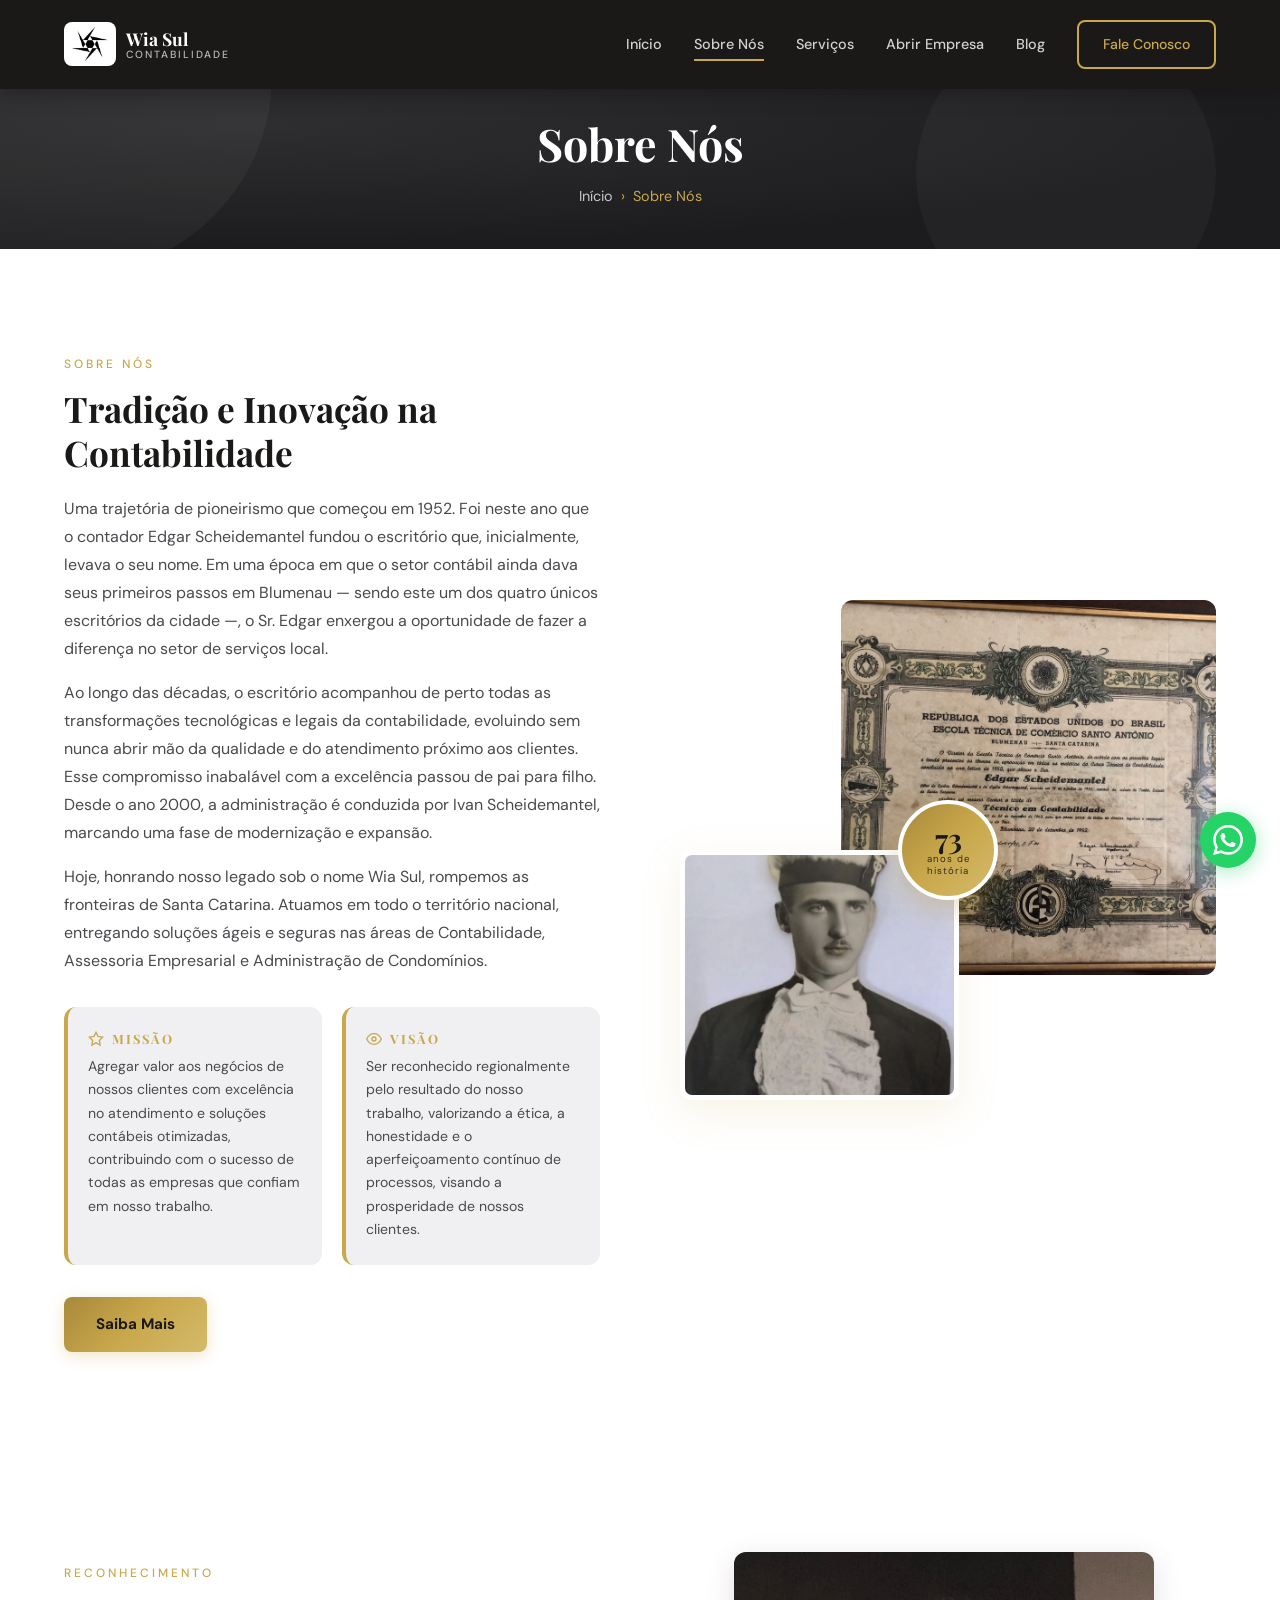
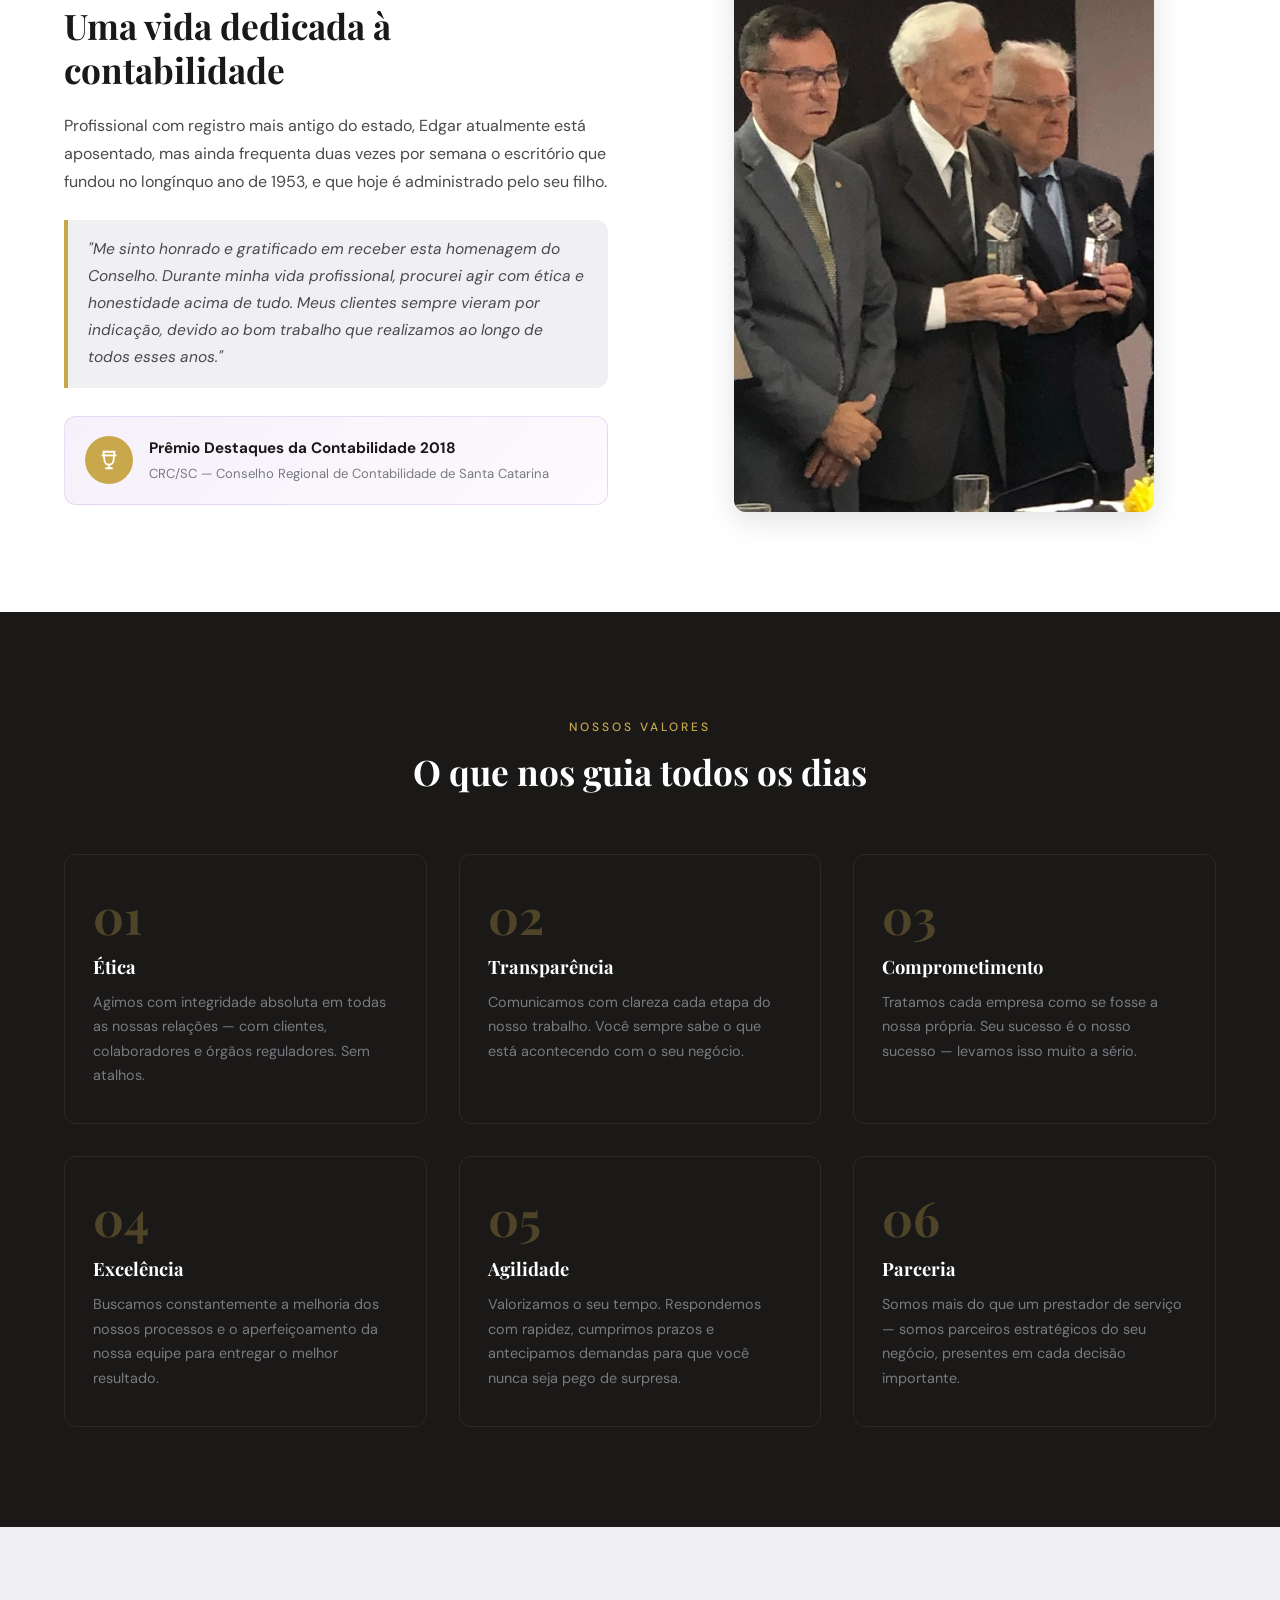
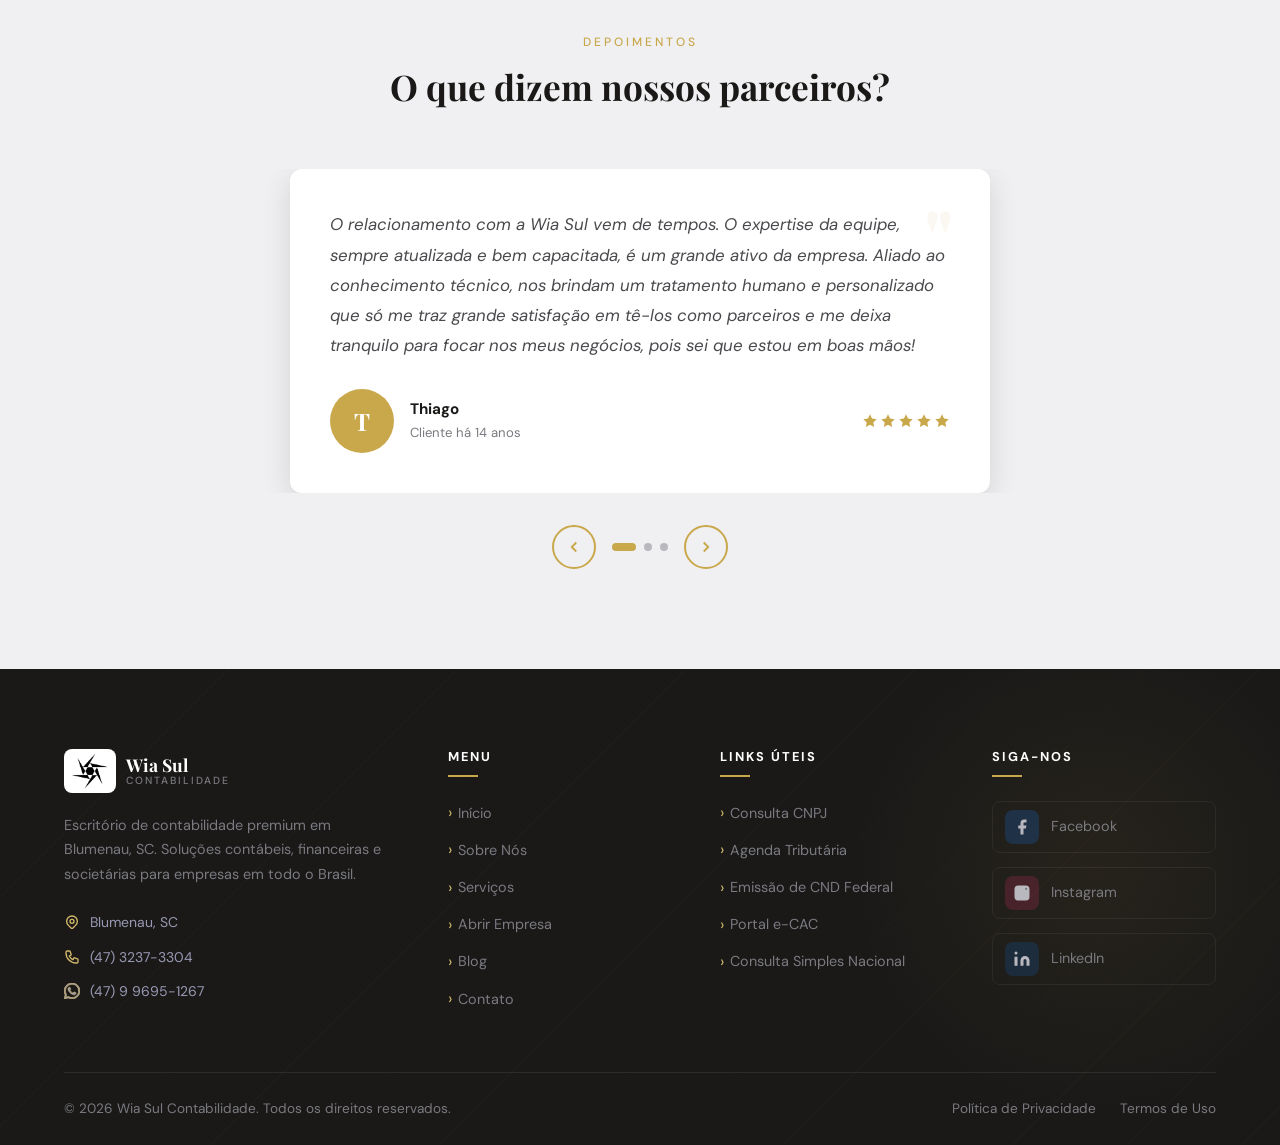
<file: sobre-nos/index.html>
<!DOCTYPE html>
<html lang="pt-BR">
<head>
  <meta charset="UTF-8" />
  <meta name="viewport" content="width=device-width, initial-scale=1.0" />
  <title>Sobre Nós — Wia Sul Contabilidade | Blumenau, SC</title>
  <meta name="description" content="Conheça a Wia Sul Contabilidade — nossa história, missão, visão e a equipe de profissionais dedicados ao crescimento do seu negócio em Blumenau, SC." />
  <meta property="og:title" content="Sobre Nós — Wia Sul Contabilidade" />
  <meta property="og:description" content="Conheça nossa equipe e nossa trajetória de décadas prestando serviços contábeis de excelência em Blumenau, SC." />
  <meta property="og:type" content="website" />
  <link rel="preconnect" href="https://fonts.googleapis.com" />
  <link rel="preconnect" href="https://fonts.gstatic.com" crossorigin />
  <link href="https://fonts.googleapis.com/css2?family=Playfair+Display:wght@400;700&family=DM+Sans:wght@400;500;700&display=swap" rel="stylesheet" />
  <link rel="stylesheet" href="../css/global.css" />
  <link rel="stylesheet" href="../css/header.css" />
  <link rel="stylesheet" href="../css/footer.css" />
  <link rel="stylesheet" href="../css/pages/sobre.css" />
</head>
<body>

  <!-- HEADER -->
  <header class="header solid" id="header">
    <div class="nav-container">
      <a href="/" class="nav-logo">
        <div class="nav-logo-img"><img src="../assets/images/LOGO.webp" alt="Wia Sul Contabilidade" /></div>
        <div class="nav-logo-text">
          <span class="logo-name">Wia Sul</span>
          <span class="logo-tagline">Contabilidade</span>
        </div>
      </a>
      <nav class="nav-links">
        <a href="/" class="nav-link">Início</a>
        <a href="/sobre-nos/" class="nav-link active">Sobre Nós</a>
        <a href="/servicos/" class="nav-link">Serviços</a>
        <a href="/abrir-empresa/" class="nav-link">Abrir Empresa</a>
        <a href="/blog/" class="nav-link">Blog</a>
        <a href="/contato/" class="btn btn-outline nav-cta">Fale Conosco</a>
      </nav>
      <button class="hamburger" id="hamburger" aria-label="Abrir menu"><span></span><span></span><span></span></button>
    </div>
  </header>
  <nav class="mobile-menu" id="mobileMenu">
    <div class="mobile-menu-links">
      <a href="/" class="mobile-menu-link">Início</a>
      <a href="/sobre-nos/" class="mobile-menu-link active">Sobre Nós</a>
      <a href="/servicos/" class="mobile-menu-link">Serviços</a>
      <a href="/abrir-empresa/" class="mobile-menu-link">Abrir Empresa</a>
      <a href="/blog/" class="mobile-menu-link">Blog</a>
    </div>
    <a href="/contato/" class="btn btn-primary mobile-menu-cta">Fale Conosco</a>
  </nav>
  <div class="menu-backdrop" id="menuBackdrop"></div>

  <!-- ===== BANNER ===== -->
  <section class="page-banner">
    <div class="container">
      <h1>Sobre Nós</h1>
      <nav class="breadcrumb" aria-label="breadcrumb">
        <a href="/">Início</a><span>›</span><span>Sobre Nós</span>
      </nav>
    </div>
  </section>

  <!-- ===== SEÇÃO PRINCIPAL ===== -->
  <section class="sobre-main">
    <div class="container">
      <div class="sobre-grid">

        <!-- Texto -->
        <div class="sobre-content animate-on-scroll slide-left">
          <span class="section-label">Sobre Nós</span>
          <h2>Tradição e Inovação na Contabilidade</h2>
          <p>Uma trajetória de pioneirismo que começou em 1952. Foi neste ano que o contador Edgar Scheidemantel fundou o escritório que, inicialmente, levava o seu nome. Em uma época em que o setor contábil ainda dava seus primeiros passos em Blumenau — sendo este um dos quatro únicos escritórios da cidade —, o Sr. Edgar enxergou a oportunidade de fazer a diferença no setor de serviços local.</p>
          <p>Ao longo das décadas, o escritório acompanhou de perto todas as transformações tecnológicas e legais da contabilidade, evoluindo sem nunca abrir mão da qualidade e do atendimento próximo aos clientes. Esse compromisso inabalável com a excelência passou de pai para filho. Desde o ano 2000, a administração é conduzida por Ivan Scheidemantel, marcando uma fase de modernização e expansão.</p>
          <p>Hoje, honrando nosso legado sob o nome Wia Sul, rompemos as fronteiras de Santa Catarina. Atuamos em todo o território nacional, entregando soluções ágeis e seguras nas áreas de Contabilidade, Assessoria Empresarial e Administração de Condomínios.</p>

          <div class="sobre-mv">
            <div class="sobre-mv-item">
              <h4>
                <svg viewBox="0 0 24 24"><path d="M12 2l3.09 6.26L22 9.27l-5 4.87 1.18 6.88L12 17.77l-6.18 3.25L7 14.14 2 9.27l6.91-1.01L12 2z"/></svg>
                Missão
              </h4>
              <p>Agregar valor aos negócios de nossos clientes com excelência no atendimento e soluções contábeis otimizadas, contribuindo com o sucesso de todas as empresas que confiam em nosso trabalho.</p>
            </div>
            <div class="sobre-mv-item">
              <h4>
                <svg viewBox="0 0 24 24"><path d="M1 12s4-8 11-8 11 8 11 8-4 8-11 8-11-8-11-8z"/><circle cx="12" cy="12" r="3"/></svg>
                Visão
              </h4>
              <p>Ser reconhecido regionalmente pelo resultado do nosso trabalho, valorizando a ética, a honestidade e o aperfeiçoamento contínuo de processos, visando a prosperidade de nossos clientes.</p>
            </div>
          </div>

          <a href="/contato/" class="btn btn-primary" style="margin-top: 32px; display: inline-flex;">Saiba Mais</a>
        </div>

        <!-- Composição de imagens -->
        <div class="sobre-visual animate-on-scroll slide-right">
          <div class="sobre-img sobre-img-main">
            <img src="../assets/images/certificado.webp" alt="Certificado — Wia Sul Contabilidade" loading="lazy" />
          </div>
          <div class="sobre-img sobre-img-secondary">
            <img src="../assets/images/formatura.webp" alt="Formatura — Wia Sul Contabilidade" loading="lazy" />
          </div>
          <div class="sobre-years-badge">
            <span class="sobre-years-number">73</span>
            <span class="sobre-years-label">anos de<br>história</span>
          </div>
        </div>

      </div>
    </div>
  </section>

  <!-- ===== RECONHECIMENTO ===== -->
  <section class="reconhecimento-section">
    <div class="container">
      <div class="reconhecimento-grid">

        <div class="reconhecimento-content animate-on-scroll slide-left">
          <span class="section-label">Reconhecimento</span>
          <h2>Uma vida dedicada à contabilidade</h2>
          <p>Profissional com registro mais antigo do estado, Edgar atualmente está aposentado, mas ainda frequenta duas vezes por semana o escritório que fundou no longínquo ano de 1953, e que hoje é administrado pelo seu filho.</p>
          <blockquote class="reconhecimento-quote">
            "Me sinto honrado e gratificado em receber esta homenagem do Conselho. Durante minha vida profissional, procurei agir com ética e honestidade acima de tudo. Meus clientes sempre vieram por indicação, devido ao bom trabalho que realizamos ao longo de todos esses anos."
          </blockquote>
          <div class="reconhecimento-premio">
            <div class="premio-icon">
              <svg viewBox="0 0 24 24" fill="none" stroke="currentColor" stroke-width="2"><path d="M8 21h8M12 17v4M6 3h12l-1 9a5 5 0 01-10 0L6 3z"/><path d="M4 7h16"/></svg>
            </div>
            <div>
              <div class="premio-label">Prêmio Destaques da Contabilidade 2018</div>
              <div class="premio-org">CRC/SC — Conselho Regional de Contabilidade de Santa Catarina</div>
            </div>
          </div>
        </div>

        <div class="reconhecimento-visual animate-on-scroll slide-right">
          <div class="reconhecimento-foto">
            <img src="../assets/images/premiocrc.webp" alt="Prêmio Destaques da Contabilidade 2018 — CRC/SC" loading="lazy" />
            <div class="reconhecimento-foto-placeholder">
              <svg viewBox="0 0 24 24" fill="none" stroke="currentColor" stroke-width="1.5"><circle cx="12" cy="8" r="4"/><path d="M4 20c0-4 3.6-7 8-7s8 3 8 7"/></svg>
              <span>Foto de Edgar Scheidemantel</span>
            </div>
          </div>
        </div>

      </div>
    </div>
  </section>


  <!-- ===== VALORES ===== -->
  <section class="valores-section">
    <div class="container">
      <div class="section-header">
        <span class="section-label animate-on-scroll">Nossos Valores</span>
        <h2 class="animate-on-scroll">O que nos guia todos os dias</h2>
      </div>

      <div class="valores-grid">

        <div class="valor-item animate-on-scroll">
          <div class="valor-number">01</div>
          <h3>Ética</h3>
          <p>Agimos com integridade absoluta em todas as nossas relações — com clientes, colaboradores e órgãos reguladores. Sem atalhos.</p>
        </div>

        <div class="valor-item animate-on-scroll">
          <div class="valor-number">02</div>
          <h3>Transparência</h3>
          <p>Comunicamos com clareza cada etapa do nosso trabalho. Você sempre sabe o que está acontecendo com o seu negócio.</p>
        </div>

        <div class="valor-item animate-on-scroll">
          <div class="valor-number">03</div>
          <h3>Comprometimento</h3>
          <p>Tratamos cada empresa como se fosse a nossa própria. Seu sucesso é o nosso sucesso — levamos isso muito a sério.</p>
        </div>

        <div class="valor-item animate-on-scroll">
          <div class="valor-number">04</div>
          <h3>Excelência</h3>
          <p>Buscamos constantemente a melhoria dos nossos processos e o aperfeiçoamento da nossa equipe para entregar o melhor resultado.</p>
        </div>

        <div class="valor-item animate-on-scroll">
          <div class="valor-number">05</div>
          <h3>Agilidade</h3>
          <p>Valorizamos o seu tempo. Respondemos com rapidez, cumprimos prazos e antecipamos demandas para que você nunca seja pego de surpresa.</p>
        </div>

        <div class="valor-item animate-on-scroll">
          <div class="valor-number">06</div>
          <h3>Parceria</h3>
          <p>Somos mais do que um prestador de serviço — somos parceiros estratégicos do seu negócio, presentes em cada decisão importante.</p>
        </div>

      </div>
    </div>
  </section>

  <!-- ===== DEPOIMENTOS ===== -->
  <section class="testimonials-section">
    <div class="container">
      <div class="section-header">
        <span class="section-label animate-on-scroll">Depoimentos</span>
        <h2 class="animate-on-scroll">O que dizem nossos parceiros?</h2>
      </div>

      <div class="carousel-wrapper animate-on-scroll">
        <div class="carousel-track">
          <div class="carousel-slide">
            <div class="testimonial-card">
              <div class="testimonial-quote">"</div>
              <p class="testimonial-text">O relacionamento com a Wia Sul vem de tempos. O expertise da equipe, sempre atualizada e bem capacitada, é um grande ativo da empresa. Aliado ao conhecimento técnico, nos brindam um tratamento humano e personalizado que só me traz grande satisfação em tê-los como parceiros e me deixa tranquilo para focar nos meus negócios, pois sei que estou em boas mãos!</p>
              <div class="testimonial-author">
                <div class="testimonial-avatar"><span>T</span></div>
                <div>
                  <div class="testimonial-name">Thiago</div>
                  <div class="testimonial-role">Cliente há 14 anos</div>
                </div>
                <div class="testimonial-stars">
                  <svg viewBox="0 0 24 24"><path d="M12 2l3.09 6.26L22 9.27l-5 4.87 1.18 6.88L12 17.77l-6.18 3.25L7 14.14 2 9.27l6.91-1.01L12 2z"/></svg>
                  <svg viewBox="0 0 24 24"><path d="M12 2l3.09 6.26L22 9.27l-5 4.87 1.18 6.88L12 17.77l-6.18 3.25L7 14.14 2 9.27l6.91-1.01L12 2z"/></svg>
                  <svg viewBox="0 0 24 24"><path d="M12 2l3.09 6.26L22 9.27l-5 4.87 1.18 6.88L12 17.77l-6.18 3.25L7 14.14 2 9.27l6.91-1.01L12 2z"/></svg>
                  <svg viewBox="0 0 24 24"><path d="M12 2l3.09 6.26L22 9.27l-5 4.87 1.18 6.88L12 17.77l-6.18 3.25L7 14.14 2 9.27l6.91-1.01L12 2z"/></svg>
                  <svg viewBox="0 0 24 24"><path d="M12 2l3.09 6.26L22 9.27l-5 4.87 1.18 6.88L12 17.77l-6.18 3.25L7 14.14 2 9.27l6.91-1.01L12 2z"/></svg>
                </div>
              </div>
            </div>
          </div>

          <div class="carousel-slide">
            <div class="testimonial-card">
              <div class="testimonial-quote">"</div>
              <p class="testimonial-text">O relacionamento com a Wia Sul começou no ano de 1979, com meu tio Eugênio, e continuamos até hoje sempre bem assessorados e principalmente satisfeitos com o atendimento.</p>
              <div class="testimonial-author">
                <div class="testimonial-avatar"><span>J</span></div>
                <div>
                  <div class="testimonial-name">Jorge</div>
                  <div class="testimonial-role">Cliente há 47 anos</div>
                </div>
                <div class="testimonial-stars">
                  <svg viewBox="0 0 24 24"><path d="M12 2l3.09 6.26L22 9.27l-5 4.87 1.18 6.88L12 17.77l-6.18 3.25L7 14.14 2 9.27l6.91-1.01L12 2z"/></svg>
                  <svg viewBox="0 0 24 24"><path d="M12 2l3.09 6.26L22 9.27l-5 4.87 1.18 6.88L12 17.77l-6.18 3.25L7 14.14 2 9.27l6.91-1.01L12 2z"/></svg>
                  <svg viewBox="0 0 24 24"><path d="M12 2l3.09 6.26L22 9.27l-5 4.87 1.18 6.88L12 17.77l-6.18 3.25L7 14.14 2 9.27l6.91-1.01L12 2z"/></svg>
                  <svg viewBox="0 0 24 24"><path d="M12 2l3.09 6.26L22 9.27l-5 4.87 1.18 6.88L12 17.77l-6.18 3.25L7 14.14 2 9.27l6.91-1.01L12 2z"/></svg>
                  <svg viewBox="0 0 24 24"><path d="M12 2l3.09 6.26L22 9.27l-5 4.87 1.18 6.88L12 17.77l-6.18 3.25L7 14.14 2 9.27l6.91-1.01L12 2z"/></svg>
                </div>
              </div>
            </div>
          </div>

          <div class="carousel-slide">
            <div class="testimonial-card">
              <div class="testimonial-quote">"</div>
              <p class="testimonial-text">Nesses anos todos, foram muitos desafios, muito aprendizado e quanto mais sabemos, mais coisas novas temos a aprender. Tudo o que sei devo a Contadora Ângela Scheidemantel, com sua inteligência e paciência nos mostrou tudo que é preciso para fazer um trabalho com perfeição. Posso dizer com certeza que a Wia Sul é a extensão da minha família e da minha vida.</p>
              <div class="testimonial-author">
                <div class="testimonial-avatar"><span>H</span></div>
                <div>
                  <div class="testimonial-name">Heloísa</div>
                  <div class="testimonial-role">Colaboradora há 36 anos</div>
                </div>
                <div class="testimonial-stars">
                  <svg viewBox="0 0 24 24"><path d="M12 2l3.09 6.26L22 9.27l-5 4.87 1.18 6.88L12 17.77l-6.18 3.25L7 14.14 2 9.27l6.91-1.01L12 2z"/></svg>
                  <svg viewBox="0 0 24 24"><path d="M12 2l3.09 6.26L22 9.27l-5 4.87 1.18 6.88L12 17.77l-6.18 3.25L7 14.14 2 9.27l6.91-1.01L12 2z"/></svg>
                  <svg viewBox="0 0 24 24"><path d="M12 2l3.09 6.26L22 9.27l-5 4.87 1.18 6.88L12 17.77l-6.18 3.25L7 14.14 2 9.27l6.91-1.01L12 2z"/></svg>
                  <svg viewBox="0 0 24 24"><path d="M12 2l3.09 6.26L22 9.27l-5 4.87 1.18 6.88L12 17.77l-6.18 3.25L7 14.14 2 9.27l6.91-1.01L12 2z"/></svg>
                  <svg viewBox="0 0 24 24"><path d="M12 2l3.09 6.26L22 9.27l-5 4.87 1.18 6.88L12 17.77l-6.18 3.25L7 14.14 2 9.27l6.91-1.01L12 2z"/></svg>
                </div>
              </div>
            </div>
          </div>
        </div>
      </div>
      <div class="carousel-controls animate-on-scroll">
        <button class="carousel-btn prev" aria-label="Anterior"><svg viewBox="0 0 24 24"><path d="M15 18l-6-6 6-6"/></svg></button>
        <div class="carousel-dots"></div>
        <button class="carousel-btn next" aria-label="Próximo"><svg viewBox="0 0 24 24"><path d="M9 18l6-6-6-6"/></svg></button>
      </div>

    </div>
  </section>

  <!-- FOOTER -->
  <footer class="footer">
    <div class="container">
      <div class="footer-grid">
        <div class="footer-brand">
          <a href="/" class="footer-logo">
            <div class="footer-logo-img"><img src="../assets/images/LOGO.webp" alt="Wia Sul Contabilidade" /></div>
              <div class="footer-logo-text">
                <span class="logo-name">Wia Sul</span>
                <span class="logo-tagline">Contabilidade</span>
              </div>
          </a>
          <p>Escritório de contabilidade premium em Blumenau, SC. Soluções contábeis, financeiras e societárias para empresas em todo o Brasil.</p>
          <div class="footer-contact-info">
            <div class="footer-contact-item"><svg viewBox="0 0 24 24" fill="none" stroke="currentColor" stroke-width="2"><path d="M17.657 16.657L13.414 20.9a2 2 0 01-2.827 0l-4.244-4.243a8 8 0 1111.314 0z"/><circle cx="12" cy="11" r="3"/></svg>Blumenau, SC</div>
            <div class="footer-contact-item"><svg viewBox="0 0 24 24" fill="none" stroke="currentColor" stroke-width="2"><path d="M3 5a2 2 0 012-2h3.28a1 1 0 01.948.684l1.498 4.493a1 1 0 01-.502 1.21l-2.257 1.13a11.042 11.042 0 005.516 5.516l1.13-2.257a1 1 0 011.21-.502l4.493 1.498a1 1 0 01.684.949V19a2 2 0 01-2 2h-1C9.716 21 3 14.284 3 6V5z"/></svg>(47) 3237-3304</div>
            <div class="footer-contact-item">
              <svg viewBox="0 0 24 24" fill="currentColor"><path d="M17.472 14.382c-.297-.149-1.758-.867-2.03-.967-.273-.099-.471-.148-.67.15-.197.297-.767.966-.94 1.164-.173.199-.347.223-.644.075-.297-.15-1.255-.463-2.39-1.475-.883-.788-1.48-1.761-1.653-2.059-.173-.297-.018-.458.13-.606.134-.133.298-.347.446-.52.149-.174.198-.298.298-.497.099-.198.05-.371-.025-.52-.075-.149-.669-1.612-.916-2.207-.242-.579-.487-.5-.669-.51-.173-.008-.371-.01-.57-.01-.198 0-.52.074-.792.372-.272.297-1.04 1.016-1.04 2.479 0 1.462 1.065 2.875 1.213 3.074.149.198 2.096 3.2 5.077 4.487.709.306 1.262.489 1.694.625.712.227 1.36.195 1.871.118.571-.085 1.758-.719 2.006-1.413.248-.694.248-1.289.173-1.413-.074-.124-.272-.198-.57-.347m-5.421 7.403h-.004a9.87 9.87 0 01-5.031-1.378l-.361-.214-3.741.982.998-3.648-.235-.374a9.86 9.86 0 01-1.51-5.26c.001-5.45 4.436-9.884 9.888-9.884 2.64 0 5.122 1.03 6.988 2.898a9.825 9.825 0 012.893 6.994c-.003 5.45-4.437 9.884-9.885 9.884m8.413-18.297A11.815 11.815 0 0012.05 0C5.495 0 .16 5.335.157 11.892c0 2.096.547 4.142 1.588 5.945L.057 24l6.305-1.654a11.882 11.882 0 005.683 1.448h.005c6.554 0 11.89-5.335 11.893-11.893a11.821 11.821 0 00-3.48-8.413Z"/></svg>
              (47) 9 9695-1267
            </div>
          </div>
        </div>
        <div class="footer-col">
          <h4>Menu</h4>
          <div class="footer-links">
            <a href="/" class="footer-link">Início</a>
            <a href="/sobre-nos/" class="footer-link">Sobre Nós</a>
            <a href="/servicos/" class="footer-link">Serviços</a>
            <a href="/abrir-empresa/" class="footer-link">Abrir Empresa</a>
            <a href="/blog/" class="footer-link">Blog</a>
            <a href="/contato/" class="footer-link">Contato</a>
          </div>
        </div>
        <div class="footer-col">
          <h4>Links Úteis</h4>
          <div class="footer-links">
            <a href="https://solucoes.receita.fazenda.gov.br/servicos/cnpjreva/cnpjreva_solicitacao.asp" class="footer-link" target="_blank" rel="noopener noreferrer">Consulta CNPJ</a>
            <a href="https://www.gov.br/receitafederal/pt-br/assuntos/agenda-tributaria" class="footer-link" target="_blank" rel="noopener noreferrer">Agenda Tributária</a>
            <a href="https://servicos.receitafederal.gov.br/servico/certidoes/#/home" class="footer-link" target="_blank" rel="noopener noreferrer">Emissão de CND Federal</a>
            <a href="https://cav.receita.fazenda.gov.br/autenticacao/login" class="footer-link" target="_blank" rel="noopener noreferrer">Portal e-CAC</a>
            <a href="https://consopt.www8.receita.fazenda.gov.br/consultaoptantes" class="footer-link" target="_blank" rel="noopener noreferrer">Consulta Simples Nacional</a>
          </div>
        </div>
        <div class="footer-col">
          <h4>Siga-nos</h4>
          <div class="footer-social-grid">
            <a href="#" class="social-link" target="_blank" rel="noopener"><div class="social-icon facebook"><svg viewBox="0 0 24 24"><path d="M18 2h-3a5 5 0 00-5 5v3H7v4h3v8h4v-8h3l1-4h-4V7a1 1 0 011-1h3z"/></svg></div>Facebook</a>
            <a href="#" class="social-link" target="_blank" rel="noopener"><div class="social-icon instagram"><svg viewBox="0 0 24 24"><rect x="2" y="2" width="20" height="20" rx="5"/><circle cx="12" cy="12" r="4"/><circle cx="17.5" cy="6.5" r="1.5" fill="currentColor"/></svg></div>Instagram</a>
            <a href="#" class="social-link" target="_blank" rel="noopener"><div class="social-icon linkedin"><svg viewBox="0 0 24 24"><path d="M16 8a6 6 0 016 6v7h-4v-7a2 2 0 00-2-2 2 2 0 00-2 2v7h-4v-7a6 6 0 016-6zM2 9h4v12H2z"/><circle cx="4" cy="4" r="2"/></svg></div>LinkedIn</a>
          </div>
        </div>
      </div>
      <div class="footer-bottom">
        <p>© 2026 Wia Sul Contabilidade. Todos os direitos reservados.</p>
        <div class="footer-bottom-links">
          <a href="#" class="footer-bottom-link">Política de Privacidade</a>
          <a href="#" class="footer-bottom-link">Termos de Uso</a>
        </div>
      </div>
    </div>
  </footer>

  <a href="https://wa.me/5547996951267" class="whatsapp-btn" target="_blank" rel="noopener" aria-label="WhatsApp">
    <svg viewBox="0 0 24 24" fill="white"><path d="M17.472 14.382c-.297-.149-1.758-.867-2.03-.967-.273-.099-.471-.148-.67.15-.197.297-.767.966-.94 1.164-.173.199-.347.223-.644.075-.297-.15-1.255-.463-2.39-1.475-.883-.788-1.48-1.761-1.653-2.059-.173-.297-.018-.458.13-.606.134-.133.298-.347.446-.52.149-.174.198-.298.298-.497.099-.198.05-.371-.025-.52-.075-.149-.669-1.612-.916-2.207-.242-.579-.487-.5-.669-.51-.173-.008-.371-.01-.57-.01-.198 0-.52.074-.792.372-.272.297-1.04 1.016-1.04 2.479 0 1.462 1.065 2.875 1.213 3.074.149.198 2.096 3.2 5.077 4.487.709.306 1.262.489 1.694.625.712.227 1.36.195 1.871.118.571-.085 1.758-.719 2.006-1.413.248-.694.248-1.289.173-1.413-.074-.124-.272-.198-.57-.347m-5.421 7.403h-.004a9.87 9.87 0 01-5.031-1.378l-.361-.214-3.741.982.998-3.648-.235-.374a9.86 9.86 0 01-1.51-5.26c.001-5.45 4.436-9.884 9.888-9.884 2.64 0 5.122 1.03 6.988 2.898a9.825 9.825 0 012.893 6.994c-.003 5.45-4.437 9.884-9.885 9.884m8.413-18.297A11.815 11.815 0 0012.05 0C5.495 0 .16 5.335.157 11.892c0 2.096.547 4.142 1.588 5.945L.057 24l6.305-1.654a11.882 11.882 0 005.683 1.448h.005c6.554 0 11.89-5.335 11.893-11.893a11.821 11.821 0 00-3.48-8.413Z"/></svg>
  </a>
  <button class="back-to-top" aria-label="Voltar ao topo">
    <svg viewBox="0 0 24 24" fill="none" stroke="currentColor" stroke-width="2.5"><path d="M5 15l7-7 7 7"/></svg>
  </button>

  <script src="../js/main.js"></script>
</body>
</html>
</file>
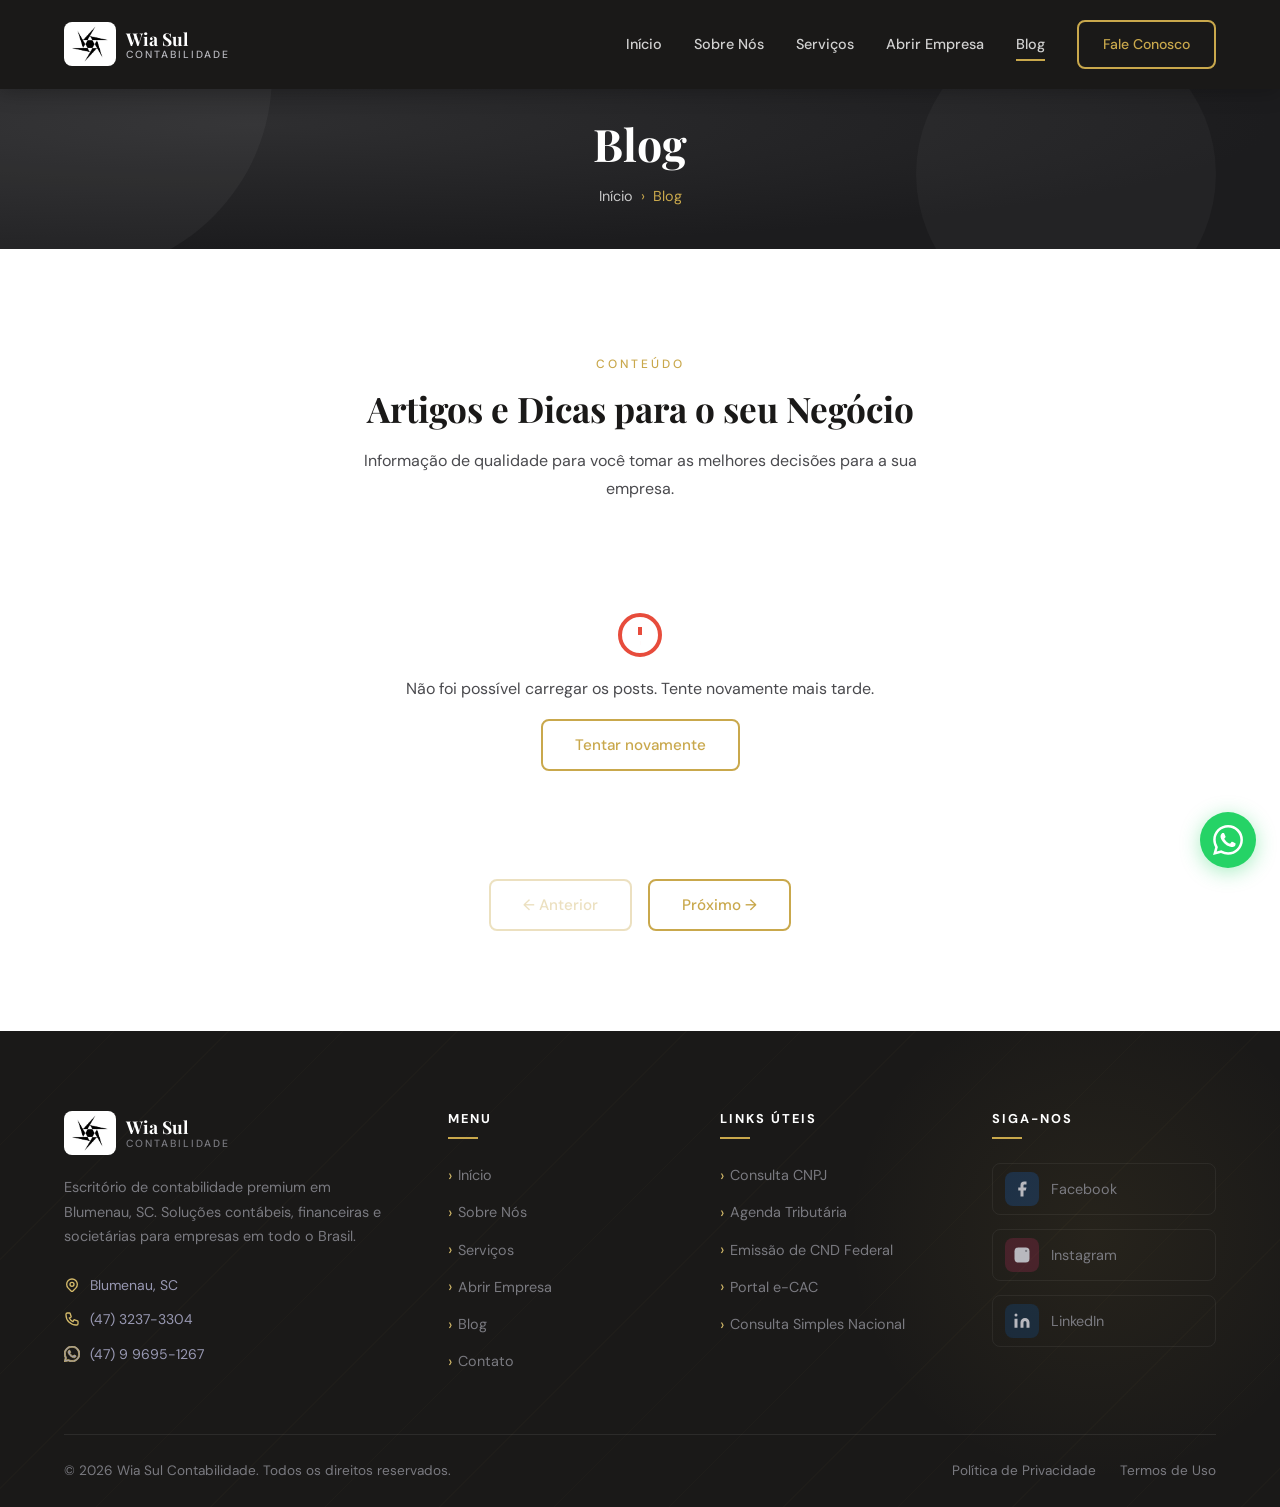
<file: blog.html>
<!DOCTYPE html>
<html lang="pt-BR">
<head>
  <meta charset="UTF-8" />
  <meta name="viewport" content="width=device-width, initial-scale=1.0" />
  <title>Blog — Wia Sul Contabilidade | Dicas e Conteúdo Contábil</title>
  <meta name="description" content="Blog da Wia Sul Contabilidade. Artigos, dicas e conteúdo especializado sobre contabilidade, planejamento tributário, gestão financeira e empreendedorismo." />
  <meta property="og:title" content="Blog — Wia Sul Contabilidade" />
  <meta property="og:description" content="Conteúdo especializado sobre contabilidade, gestão financeira e empreendedorismo." />
  <meta property="og:type" content="website" />
  <link rel="preconnect" href="https://fonts.googleapis.com" />
  <link rel="preconnect" href="https://fonts.gstatic.com" crossorigin />
  <link href="https://fonts.googleapis.com/css2?family=Playfair+Display:wght@400;700&family=DM+Sans:wght@400;500;700&display=swap" rel="stylesheet" />
  <link rel="stylesheet" href="css/global.css" />
  <link rel="stylesheet" href="css/header.css" />
  <link rel="stylesheet" href="css/footer.css" />
  <link rel="stylesheet" href="css/pages/blog.css" />
</head>
<body>

  <!-- HEADER -->
  <header class="header solid" id="header">
    <div class="nav-container">
      <a href="index.html" class="nav-logo">
        <div class="nav-logo-img"><img src="assets/images/LOGO.webp" alt="Wia Sul Contabilidade" /></div>
        <div class="nav-logo-text">
          <span class="logo-name">Wia Sul</span>
          <span class="logo-tagline">Contabilidade</span>
        </div>
      </a>
      <nav class="nav-links">
        <a href="index.html" class="nav-link">Início</a>
        <a href="sobre-nos.html" class="nav-link">Sobre Nós</a>
        <a href="servicos.html" class="nav-link">Serviços</a>
        <a href="abrir-empresa.html" class="nav-link">Abrir Empresa</a>
        <a href="blog.html" class="nav-link active">Blog</a>
        <a href="contato.html" class="btn btn-outline nav-cta">Fale Conosco</a>
      </nav>
      <button class="hamburger" id="hamburger" aria-label="Abrir menu"><span></span><span></span><span></span></button>
    </div>
  </header>
  <nav class="mobile-menu" id="mobileMenu">
    <div class="mobile-menu-links">
      <a href="index.html" class="mobile-menu-link">Início</a>
      <a href="sobre-nos.html" class="mobile-menu-link">Sobre Nós</a>
      <a href="servicos.html" class="mobile-menu-link">Serviços</a>
      <a href="abrir-empresa.html" class="mobile-menu-link">Abrir Empresa</a>
      <a href="blog.html" class="mobile-menu-link active">Blog</a>
    </div>
    <a href="contato.html" class="btn btn-primary mobile-menu-cta">Fale Conosco</a>
  </nav>
  <div class="menu-backdrop" id="menuBackdrop"></div>

  <!-- BANNER -->
  <section class="page-banner">
    <div class="container">
      <h1>Blog</h1>
      <nav class="breadcrumb" aria-label="breadcrumb">
        <a href="index.html">Início</a><span>›</span><span>Blog</span>
      </nav>
    </div>
  </section>

  <!-- BLOG POSTS -->
  <section class="blog-section">
    <div class="container">
      <div class="section-header" style="margin-bottom: 48px;">
        <span class="section-label animate-on-scroll">Conteúdo</span>
        <h2 class="animate-on-scroll">Artigos e Dicas para o seu Negócio</h2>
        <p class="animate-on-scroll">Informação de qualidade para você tomar as melhores decisões para a sua empresa.</p>
      </div>

      <!-- Grid dinâmico preenchido por blog.js -->
      <div id="posts-grid" class="posts-grid" data-category="2">
        <!-- posts carregados via JS -->
      </div>

      <!-- Paginação -->
      <div class="posts-pagination">
        <button id="posts-prev" class="btn btn-outline" disabled>← Anterior</button>
        <button id="posts-next" class="btn btn-outline">Próximo →</button>
      </div>
    </div>
  </section>

  <!-- FOOTER -->
  <footer class="footer">
    <div class="container">
      <div class="footer-grid">
        <div class="footer-brand">
          <a href="index.html" class="footer-logo">
            <div class="footer-logo-img"><img src="assets/images/LOGO.webp" alt="Wia Sul Contabilidade" /></div>
              <div class="footer-logo-text">
                <span class="logo-name">Wia Sul</span>
                <span class="logo-tagline">Contabilidade</span>
              </div>
          </a>
          <p>Escritório de contabilidade premium em Blumenau, SC. Soluções contábeis, financeiras e societárias para empresas em todo o Brasil.</p>
          <div class="footer-contact-info">
            <div class="footer-contact-item"><svg viewBox="0 0 24 24" fill="none" stroke="currentColor" stroke-width="2"><path d="M17.657 16.657L13.414 20.9a2 2 0 01-2.827 0l-4.244-4.243a8 8 0 1111.314 0z"/><circle cx="12" cy="11" r="3"/></svg>Blumenau, SC</div>
            <div class="footer-contact-item"><svg viewBox="0 0 24 24" fill="none" stroke="currentColor" stroke-width="2"><path d="M3 5a2 2 0 012-2h3.28a1 1 0 01.948.684l1.498 4.493a1 1 0 01-.502 1.21l-2.257 1.13a11.042 11.042 0 005.516 5.516l1.13-2.257a1 1 0 011.21-.502l4.493 1.498a1 1 0 01.684.949V19a2 2 0 01-2 2h-1C9.716 21 3 14.284 3 6V5z"/></svg>(47) 3237-3304</div>
            <div class="footer-contact-item">
              <svg viewBox="0 0 24 24" fill="currentColor"><path d="M17.472 14.382c-.297-.149-1.758-.867-2.03-.967-.273-.099-.471-.148-.67.15-.197.297-.767.966-.94 1.164-.173.199-.347.223-.644.075-.297-.15-1.255-.463-2.39-1.475-.883-.788-1.48-1.761-1.653-2.059-.173-.297-.018-.458.13-.606.134-.133.298-.347.446-.52.149-.174.198-.298.298-.497.099-.198.05-.371-.025-.52-.075-.149-.669-1.612-.916-2.207-.242-.579-.487-.5-.669-.51-.173-.008-.371-.01-.57-.01-.198 0-.52.074-.792.372-.272.297-1.04 1.016-1.04 2.479 0 1.462 1.065 2.875 1.213 3.074.149.198 2.096 3.2 5.077 4.487.709.306 1.262.489 1.694.625.712.227 1.36.195 1.871.118.571-.085 1.758-.719 2.006-1.413.248-.694.248-1.289.173-1.413-.074-.124-.272-.198-.57-.347m-5.421 7.403h-.004a9.87 9.87 0 01-5.031-1.378l-.361-.214-3.741.982.998-3.648-.235-.374a9.86 9.86 0 01-1.51-5.26c.001-5.45 4.436-9.884 9.888-9.884 2.64 0 5.122 1.03 6.988 2.898a9.825 9.825 0 012.893 6.994c-.003 5.45-4.437 9.884-9.885 9.884m8.413-18.297A11.815 11.815 0 0012.05 0C5.495 0 .16 5.335.157 11.892c0 2.096.547 4.142 1.588 5.945L.057 24l6.305-1.654a11.882 11.882 0 005.683 1.448h.005c6.554 0 11.89-5.335 11.893-11.893a11.821 11.821 0 00-3.48-8.413Z"/></svg>
              (47) 9 9695-1267
            </div>
          </div>
        </div>
        <div class="footer-col">
          <h4>Menu</h4>
          <div class="footer-links">
            <a href="index.html" class="footer-link">Início</a>
            <a href="sobre-nos.html" class="footer-link">Sobre Nós</a>
            <a href="servicos.html" class="footer-link">Serviços</a>
            <a href="abrir-empresa.html" class="footer-link">Abrir Empresa</a>
            <a href="blog.html" class="footer-link">Blog</a>
            <a href="contato.html" class="footer-link">Contato</a>
          </div>
        </div>
        <div class="footer-col">
          <h4>Links Úteis</h4>
          <div class="footer-links">
            <a href="https://solucoes.receita.fazenda.gov.br/servicos/cnpjreva/cnpjreva_solicitacao.asp" class="footer-link" target="_blank" rel="noopener noreferrer">Consulta CNPJ</a>
            <a href="https://www.gov.br/receitafederal/pt-br/assuntos/agenda-tributaria" class="footer-link" target="_blank" rel="noopener noreferrer">Agenda Tributária</a>
            <a href="https://servicos.receitafederal.gov.br/servico/certidoes/#/home" class="footer-link" target="_blank" rel="noopener noreferrer">Emissão de CND Federal</a>
            <a href="https://cav.receita.fazenda.gov.br/autenticacao/login" class="footer-link" target="_blank" rel="noopener noreferrer">Portal e-CAC</a>
            <a href="https://consopt.www8.receita.fazenda.gov.br/consultaoptantes" class="footer-link" target="_blank" rel="noopener noreferrer">Consulta Simples Nacional</a>
          </div>
        </div>
        <div class="footer-col">
          <h4>Siga-nos</h4>
          <div class="footer-social-grid">
            <a href="#" class="social-link" target="_blank" rel="noopener"><div class="social-icon facebook"><svg viewBox="0 0 24 24"><path d="M18 2h-3a5 5 0 00-5 5v3H7v4h3v8h4v-8h3l1-4h-4V7a1 1 0 011-1h3z"/></svg></div>Facebook</a>
            <a href="#" class="social-link" target="_blank" rel="noopener"><div class="social-icon instagram"><svg viewBox="0 0 24 24"><rect x="2" y="2" width="20" height="20" rx="5"/><circle cx="12" cy="12" r="4"/><circle cx="17.5" cy="6.5" r="1.5" fill="currentColor"/></svg></div>Instagram</a>
            <a href="#" class="social-link" target="_blank" rel="noopener"><div class="social-icon linkedin"><svg viewBox="0 0 24 24"><path d="M16 8a6 6 0 016 6v7h-4v-7a2 2 0 00-2-2 2 2 0 00-2 2v7h-4v-7a6 6 0 016-6zM2 9h4v12H2z"/><circle cx="4" cy="4" r="2"/></svg></div>LinkedIn</a>
          </div>
        </div>
      </div>
      <div class="footer-bottom">
        <p>© 2026 Wia Sul Contabilidade. Todos os direitos reservados.</p>
        <div class="footer-bottom-links">
          <a href="#" class="footer-bottom-link">Política de Privacidade</a>
          <a href="#" class="footer-bottom-link">Termos de Uso</a>
        </div>
      </div>
    </div>
  </footer>

  <a href="https://wa.me/5547996951267" class="whatsapp-btn" target="_blank" rel="noopener" aria-label="WhatsApp">
    <svg viewBox="0 0 24 24" fill="white"><path d="M17.472 14.382c-.297-.149-1.758-.867-2.03-.967-.273-.099-.471-.148-.67.15-.197.297-.767.966-.94 1.164-.173.199-.347.223-.644.075-.297-.15-1.255-.463-2.39-1.475-.883-.788-1.48-1.761-1.653-2.059-.173-.297-.018-.458.13-.606.134-.133.298-.347.446-.52.149-.174.198-.298.298-.497.099-.198.05-.371-.025-.52-.075-.149-.669-1.612-.916-2.207-.242-.579-.487-.5-.669-.51-.173-.008-.371-.01-.57-.01-.198 0-.52.074-.792.372-.272.297-1.04 1.016-1.04 2.479 0 1.462 1.065 2.875 1.213 3.074.149.198 2.096 3.2 5.077 4.487.709.306 1.262.489 1.694.625.712.227 1.36.195 1.871.118.571-.085 1.758-.719 2.006-1.413.248-.694.248-1.289.173-1.413-.074-.124-.272-.198-.57-.347m-5.421 7.403h-.004a9.87 9.87 0 01-5.031-1.378l-.361-.214-3.741.982.998-3.648-.235-.374a9.86 9.86 0 01-1.51-5.26c.001-5.45 4.436-9.884 9.888-9.884 2.64 0 5.122 1.03 6.988 2.898a9.825 9.825 0 012.893 6.994c-.003 5.45-4.437 9.884-9.885 9.884m8.413-18.297A11.815 11.815 0 0012.05 0C5.495 0 .16 5.335.157 11.892c0 2.096.547 4.142 1.588 5.945L.057 24l6.305-1.654a11.882 11.882 0 005.683 1.448h.005c6.554 0 11.89-5.335 11.893-11.893a11.821 11.821 0 00-3.48-8.413Z"/></svg>
  </a>
  <button class="back-to-top" aria-label="Voltar ao topo">
    <svg viewBox="0 0 24 24" fill="none" stroke="currentColor" stroke-width="2.5"><path d="M5 15l7-7 7 7"/></svg>
  </button>

  <script src="js/config.js"></script>
  <script src="js/main.js"></script>
  <script src="js/blog.js"></script>
</body>
</html>
</file>
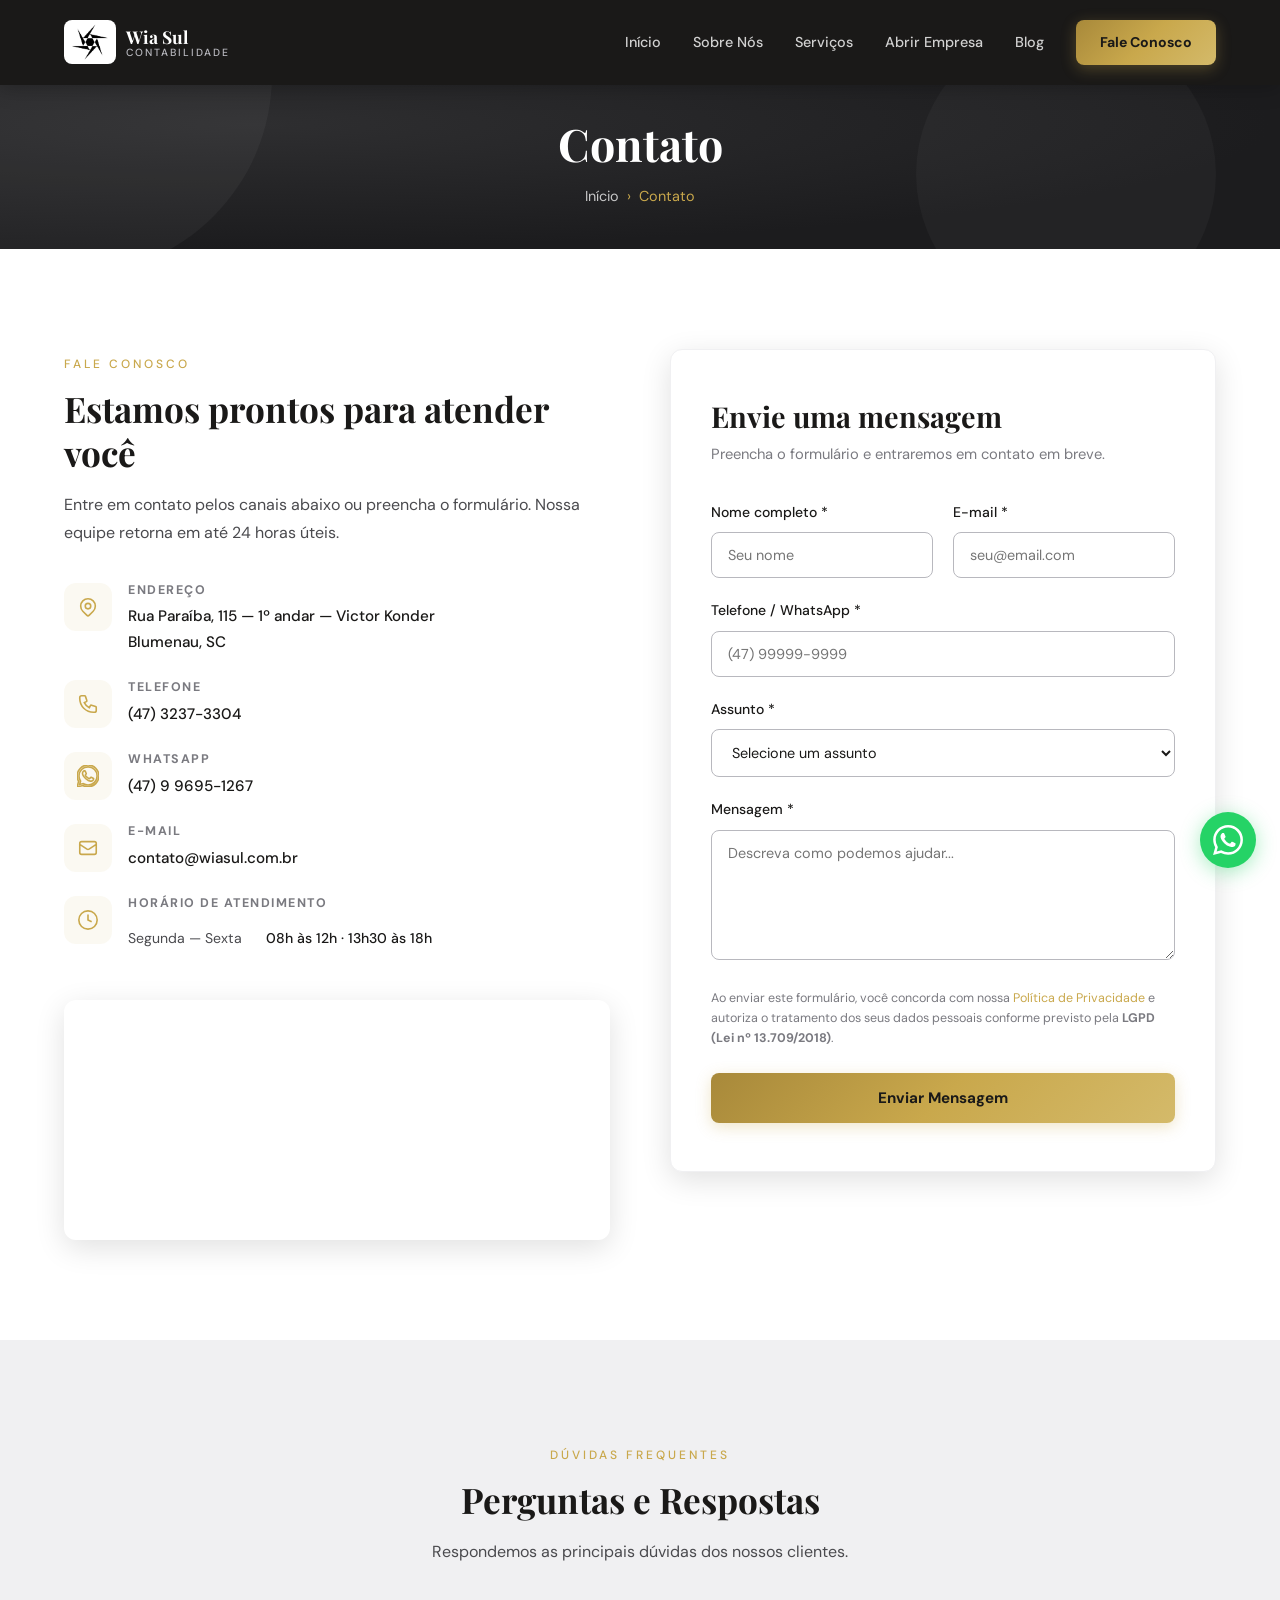
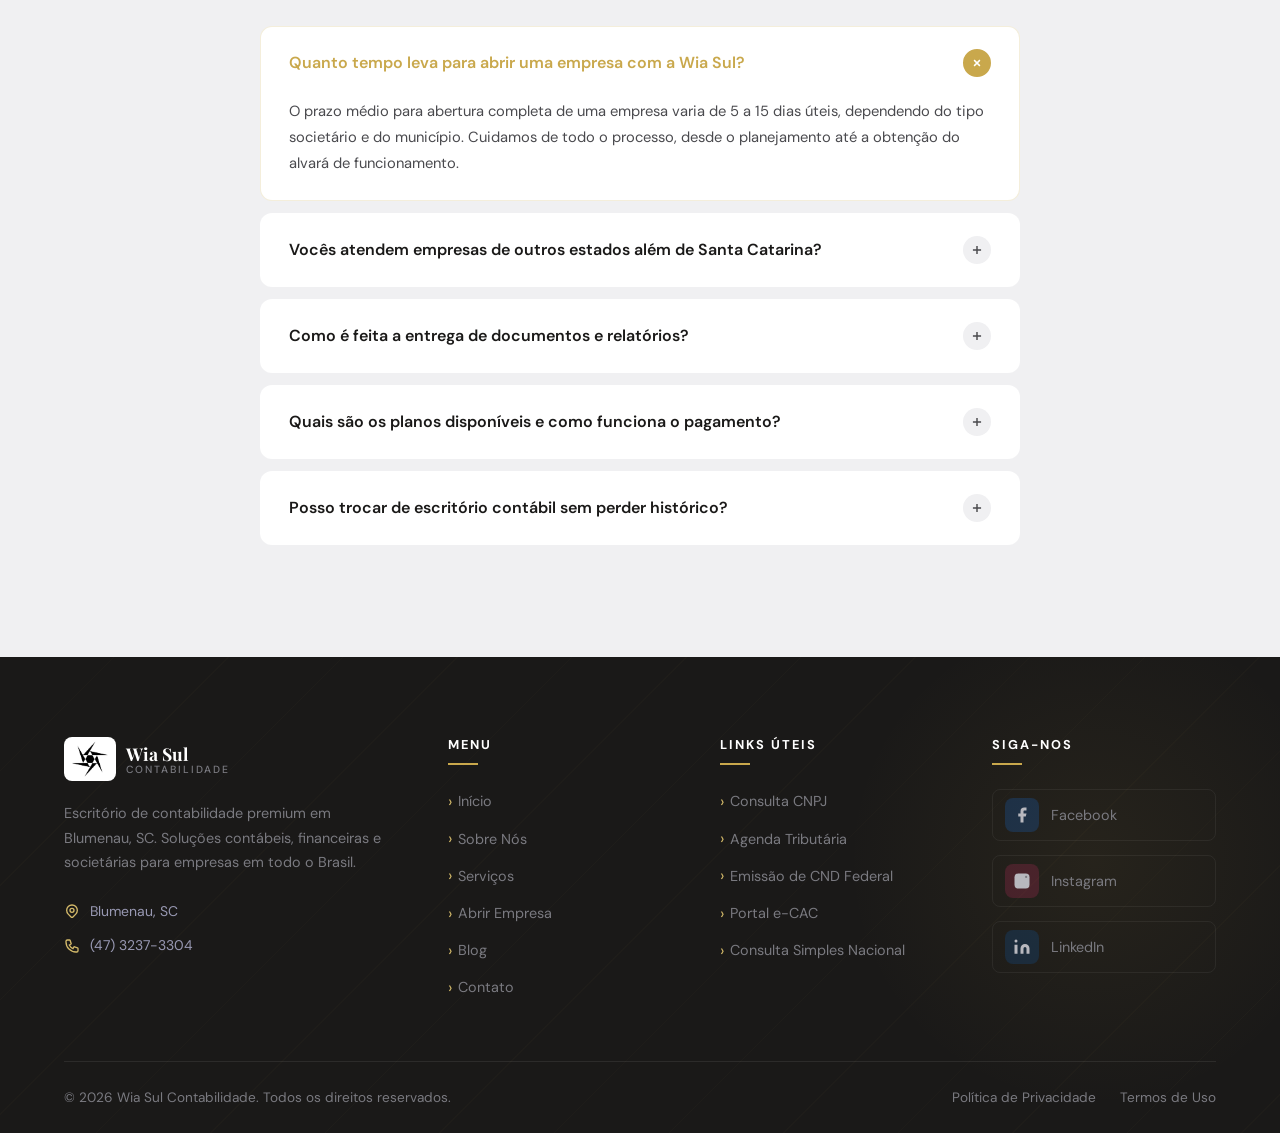
<file: contato.html>
<!DOCTYPE html>
<html lang="pt-BR">
<head>
  <meta charset="UTF-8" />
  <meta name="viewport" content="width=device-width, initial-scale=1.0" />
  <title>Contato — Wia Sul Contabilidade | Blumenau, SC</title>
  <meta name="description" content="Entre em contato com a Wia Sul Contabilidade. Endereço em Blumenau, SC, telefone, e-mail e formulário de contato. Respondemos em até 24 horas." />
  <meta property="og:title" content="Contato — Wia Sul Contabilidade" />
  <meta property="og:description" content="Fale com nossos especialistas e descubra como podemos ajudar o seu negócio." />
  <meta property="og:type" content="website" />
  <link rel="preconnect" href="https://fonts.googleapis.com" />
  <link rel="preconnect" href="https://fonts.gstatic.com" crossorigin />
  <link href="https://fonts.googleapis.com/css2?family=Playfair+Display:wght@400;700&family=DM+Sans:wght@400;500;700&display=swap" rel="stylesheet" />
  <link rel="stylesheet" href="css/global.css" />
  <link rel="stylesheet" href="css/header.css" />
  <link rel="stylesheet" href="css/footer.css" />
  <link rel="stylesheet" href="css/pages/contato.css" />
</head>
<body>

  <!-- HEADER -->
  <header class="header solid" id="header">
    <div class="nav-container">
      <a href="index.html" class="nav-logo">
        <div class="nav-logo-img"><img src="assets/images/LOGO.webp" alt="Wia Sul Contabilidade" /></div>
        <div class="nav-logo-text">
          <span class="logo-name">Wia Sul</span>
          <span class="logo-tagline">Contabilidade</span>
        </div>
      </a>
      <nav class="nav-links">
        <a href="index.html" class="nav-link">Início</a>
        <a href="sobre-nos.html" class="nav-link">Sobre Nós</a>
        <a href="servicos.html" class="nav-link">Serviços</a>
        <a href="abrir-empresa.html" class="nav-link">Abrir Empresa</a>
        <a href="blog.html" class="nav-link">Blog</a>
        <a href="contato.html" class="btn btn-primary nav-cta">Fale Conosco</a>
      </nav>
      <button class="hamburger" id="hamburger" aria-label="Abrir menu"><span></span><span></span><span></span></button>
    </div>
  </header>
  <nav class="mobile-menu" id="mobileMenu">
    <div class="mobile-menu-links">
      <a href="index.html" class="mobile-menu-link">Início</a>
      <a href="sobre-nos.html" class="mobile-menu-link">Sobre Nós</a>
      <a href="servicos.html" class="mobile-menu-link">Serviços</a>
      <a href="abrir-empresa.html" class="mobile-menu-link">Abrir Empresa</a>
      <a href="blog.html" class="mobile-menu-link">Blog</a>
    </div>
    <a href="contato.html" class="btn btn-primary mobile-menu-cta">Fale Conosco</a>
  </nav>
  <div class="menu-backdrop" id="menuBackdrop"></div>

  <!-- BANNER -->
  <section class="page-banner">
    <div class="container">
      <h1>Contato</h1>
      <nav class="breadcrumb" aria-label="breadcrumb">
        <a href="index.html">Início</a><span>›</span><span>Contato</span>
      </nav>
    </div>
  </section>

  <!-- CONTATO PRINCIPAL -->
  <section class="contato-section">
    <div class="container">
      <div class="contato-grid">

        <!-- INFO -->
        <div class="contato-info animate-on-scroll slide-left">
          <span class="section-label">Fale conosco</span>
          <h2>Estamos prontos para atender você</h2>
          <p>Entre em contato pelos canais abaixo ou preencha o formulário. Nossa equipe retorna em até 24 horas úteis.</p>

          <div class="contato-items">
            <div class="contato-item">
              <div class="contato-item-icon">
                <svg viewBox="0 0 24 24"><path d="M17.657 16.657L13.414 20.9a2 2 0 01-2.827 0l-4.244-4.243a8 8 0 1111.314 0z"/><circle cx="12" cy="11" r="3"/></svg>
              </div>
              <div class="contato-item-text">
                <h4>Endereço</h4>
                <p>Rua Paraíba, 115 — 1º andar — Victor Konder<br>Blumenau, SC</p>
              </div>
            </div>

            <div class="contato-item">
              <div class="contato-item-icon">
                <svg viewBox="0 0 24 24"><path d="M3 5a2 2 0 012-2h3.28a1 1 0 01.948.684l1.498 4.493a1 1 0 01-.502 1.21l-2.257 1.13a11.042 11.042 0 005.516 5.516l1.13-2.257a1 1 0 011.21-.502l4.493 1.498a1 1 0 01.684.949V19a2 2 0 01-2 2h-1C9.716 21 3 14.284 3 6V5z"/></svg>
              </div>
              <div class="contato-item-text">
                <h4>Telefone</h4>
                <a href="tel:+554732373304">(47) 3237-3304</a>
              </div>
            </div>

            <div class="contato-item">
              <div class="contato-item-icon">
                <svg viewBox="0 0 24 24" fill="currentColor"><path d="M17.472 14.382c-.297-.149-1.758-.867-2.03-.967-.273-.099-.471-.148-.67.15-.197.297-.767.966-.94 1.164-.173.199-.347.223-.644.075-.297-.15-1.255-.463-2.39-1.475-.883-.788-1.48-1.761-1.653-2.059-.173-.297-.018-.458.13-.606.134-.133.298-.347.446-.52.149-.174.198-.298.298-.497.099-.198.05-.371-.025-.52-.075-.149-.669-1.612-.916-2.207-.242-.579-.487-.5-.669-.51-.173-.008-.371-.01-.57-.01-.198 0-.52.074-.792.372-.272.297-1.04 1.016-1.04 2.479 0 1.462 1.065 2.875 1.213 3.074.149.198 2.096 3.2 5.077 4.487.709.306 1.262.489 1.694.625.712.227 1.36.195 1.871.118.571-.085 1.758-.719 2.006-1.413.248-.694.248-1.289.173-1.413-.074-.124-.272-.198-.57-.347m-5.421 7.403h-.004a9.87 9.87 0 01-5.031-1.378l-.361-.214-3.741.982.998-3.648-.235-.374a9.86 9.86 0 01-1.51-5.26c.001-5.45 4.436-9.884 9.888-9.884 2.64 0 5.122 1.03 6.988 2.898a9.825 9.825 0 012.893 6.994c-.003 5.45-4.437 9.884-9.885 9.884m8.413-18.297A11.815 11.815 0 0012.05 0C5.495 0 .16 5.335.157 11.892c0 2.096.547 4.142 1.588 5.945L.057 24l6.305-1.654a11.882 11.882 0 005.683 1.448h.005c6.554 0 11.89-5.335 11.893-11.893a11.821 11.821 0 00-3.48-8.413Z"/></svg>
              </div>
              <div class="contato-item-text">
                <h4>WhatsApp</h4>
                <a href="https://wa.me/5547996951267" target="_blank" rel="noopener">(47) 9 9695-1267</a>
              </div>
            </div>

            <div class="contato-item">
              <div class="contato-item-icon">
                <svg viewBox="0 0 24 24"><path d="M3 8l7.89 5.26a2 2 0 002.22 0L21 8M5 19h14a2 2 0 002-2V7a2 2 0 00-2-2H5a2 2 0 00-2 2v10a2 2 0 002 2z"/></svg>
              </div>
              <div class="contato-item-text">
                <h4>E-mail</h4>
                <a href="mailto:contato@wiasul.com.br">contato@wiasul.com.br</a>
              </div>
            </div>

            <div class="contato-item">
              <div class="contato-item-icon">
                <svg viewBox="0 0 24 24"><circle cx="12" cy="12" r="10"/><path d="M12 6v6l4 2"/></svg>
              </div>
              <div class="contato-item-text">
                <h4>Horário de Atendimento</h4>
                <div>
                  <table class="horario-table">
                    <tr><td>Segunda — Sexta</td><td>08h às 12h · 13h30 às 18h</td></tr>
                  </table>
                </div>
              </div>
            </div>
          </div>

          <!-- Mapa -->
          <div class="contato-map">
            <iframe
              src="https://maps.google.com/maps?q=Rua+Para%C3%ADba%2C+115%2C+Victor+Konder%2C+Blumenau%2C+SC&output=embed&hl=pt-BR"
              allowfullscreen=""
              loading="lazy"
              referrerpolicy="no-referrer-when-downgrade"
              title="Localização Wia Sul Contabilidade — Blumenau, SC">
            </iframe>
          </div>
        </div>

        <!-- FORMULÁRIO -->
        <div class="contato-form-card animate-on-scroll slide-right">
          <h2>Envie uma mensagem</h2>
          <p>Preencha o formulário e entraremos em contato em breve.</p>

          <form action="https://formspree.io/f/mzdkdzrw" method="POST" data-validate id="contatoForm">
            <input type="hidden" name="_subject" value="Nova mensagem do site - Wia Sul">
            <div class="form-fields">
              <div class="form-row">
                <div class="form-group">
                  <label for="c-nome">Nome completo *</label>
                  <input type="text" id="c-nome" name="nome" placeholder="Seu nome" required />
                  <span class="form-error"></span>
                </div>
                <div class="form-group">
                  <label for="c-email">E-mail *</label>
                  <input type="email" id="c-email" name="email" placeholder="seu@email.com" required />
                  <span class="form-error"></span>
                </div>
              </div>
              <div class="form-group">
                <label for="c-telefone">Telefone / WhatsApp *</label>
                <input type="tel" id="c-telefone" name="telefone" placeholder="(47) 99999-9999" required />
                <span class="form-error"></span>
              </div>
              <div class="form-group">
                <label for="c-assunto">Assunto *</label>
                <select id="c-assunto" name="assunto" required>
                  <option value="">Selecione um assunto</option>
                  <option value="contabilidade">Serviços de Contabilidade</option>
                  <option value="bpo">BPO Financeiro</option>
                  <option value="abertura">Abertura de Empresa</option>
                  <option value="societario">Serviços Societários</option>
                  <option value="tributario">Planejamento Tributário</option>
                  <option value="outro">Outro</option>
                </select>
                <span class="form-error"></span>
              </div>
              <div class="form-group">
                <label for="c-mensagem">Mensagem *</label>
                <textarea id="c-mensagem" name="mensagem" placeholder="Descreva como podemos ajudar..." required></textarea>
                <span class="form-error"></span>
              </div>
              <p class="form-lgpd">Ao enviar este formulário, você concorda com nossa <a href="#">Política de Privacidade</a> e autoriza o tratamento dos seus dados pessoais conforme previsto pela <strong>LGPD (Lei nº 13.709/2018)</strong>.</p>
              <button type="submit" class="btn btn-primary form-submit">Enviar Mensagem</button>
            </div>
            <div class="form-success">
              <svg viewBox="0 0 24 24"><path d="M9 12l2 2 4-4m6 2a9 9 0 11-18 0 9 9 0 0118 0z"/></svg>
              <h3>Mensagem enviada com sucesso!</h3>
              <p>Obrigado pelo contato. Retornaremos em até 24 horas úteis.</p>
            </div>
          </form>
        </div>

      </div>
    </div>
  </section>

  <!-- FAQ -->
  <section class="faq-section">
    <div class="container">
      <div class="section-header">
        <span class="section-label animate-on-scroll">Dúvidas frequentes</span>
        <h2 class="animate-on-scroll">Perguntas e Respostas</h2>
        <p class="animate-on-scroll">Respondemos as principais dúvidas dos nossos clientes.</p>
      </div>

      <div class="faq-list animate-on-scroll">
        <div class="faq-item open">
          <div class="faq-question">
            <h4>Quanto tempo leva para abrir uma empresa com a Wia Sul?</h4>
            <div class="faq-icon">
              <svg viewBox="0 0 24 24"><path d="M12 5v14M5 12h14"/></svg>
            </div>
          </div>
          <div class="faq-answer">
            <div class="faq-answer-inner">O prazo médio para abertura completa de uma empresa varia de 5 a 15 dias úteis, dependendo do tipo societário e do município. Cuidamos de todo o processo, desde o planejamento até a obtenção do alvará de funcionamento.</div>
          </div>
        </div>

        <div class="faq-item">
          <div class="faq-question">
            <h4>Vocês atendem empresas de outros estados além de Santa Catarina?</h4>
            <div class="faq-icon">
              <svg viewBox="0 0 24 24"><path d="M12 5v14M5 12h14"/></svg>
            </div>
          </div>
          <div class="faq-answer">
            <div class="faq-answer-inner">Sim! Atendemos empresas em todo o Brasil de forma 100% digital. Nossos processos são modernos e automatizados, permitindo oferecer a mesma qualidade de atendimento independentemente da localização do cliente.</div>
          </div>
        </div>

        <div class="faq-item">
          <div class="faq-question">
            <h4>Como é feita a entrega de documentos e relatórios?</h4>
            <div class="faq-icon">
              <svg viewBox="0 0 24 24"><path d="M12 5v14M5 12h14"/></svg>
            </div>
          </div>
          <div class="faq-answer">
            <div class="faq-answer-inner">Utilizamos uma plataforma digital segura onde você acessa todos os documentos, relatórios, balanços e informações da sua empresa a qualquer momento. Também enviamos alertas e relatórios periódicos por e-mail.</div>
          </div>
        </div>

        <div class="faq-item">
          <div class="faq-question">
            <h4>Quais são os planos disponíveis e como funciona o pagamento?</h4>
            <div class="faq-icon">
              <svg viewBox="0 0 24 24"><path d="M12 5v14M5 12h14"/></svg>
            </div>
          </div>
          <div class="faq-answer">
            <div class="faq-answer-inner">Nossos planos são personalizados de acordo com o porte, o regime tributário e as necessidades da empresa. O pagamento é mensal via boleto ou PIX. Entre em contato para receber uma proposta sem compromisso.</div>
          </div>
        </div>

        <div class="faq-item">
          <div class="faq-question">
            <h4>Posso trocar de escritório contábil sem perder histórico?</h4>
            <div class="faq-icon">
              <svg viewBox="0 0 24 24"><path d="M12 5v14M5 12h14"/></svg>
            </div>
          </div>
          <div class="faq-answer">
            <div class="faq-answer-inner">Sim, a troca de contador é simples e não prejudica sua empresa. Cuidamos de toda a migração, incluindo a solicitação de documentos ao escritório anterior e a atualização de procurações. O processo é transparente e sem burocracia.</div>
          </div>
        </div>
      </div>
    </div>
  </section>

  <!-- FOOTER -->
  <footer class="footer">
    <div class="container">
      <div class="footer-grid">
        <div class="footer-brand">
          <a href="index.html" class="footer-logo">
            <div class="footer-logo-img"><img src="assets/images/LOGO.webp" alt="Wia Sul Contabilidade" /></div>
              <div class="footer-logo-text">
                <span class="logo-name">Wia Sul</span>
                <span class="logo-tagline">Contabilidade</span>
              </div>
          </a>
          <p>Escritório de contabilidade premium em Blumenau, SC. Soluções contábeis, financeiras e societárias para empresas em todo o Brasil.</p>
          <div class="footer-contact-info">
            <div class="footer-contact-item"><svg viewBox="0 0 24 24" fill="none" stroke="currentColor" stroke-width="2"><path d="M17.657 16.657L13.414 20.9a2 2 0 01-2.827 0l-4.244-4.243a8 8 0 1111.314 0z"/><circle cx="12" cy="11" r="3"/></svg>Blumenau, SC</div>
            <div class="footer-contact-item"><svg viewBox="0 0 24 24" fill="none" stroke="currentColor" stroke-width="2"><path d="M3 5a2 2 0 012-2h3.28a1 1 0 01.948.684l1.498 4.493a1 1 0 01-.502 1.21l-2.257 1.13a11.042 11.042 0 005.516 5.516l1.13-2.257a1 1 0 011.21-.502l4.493 1.498a1 1 0 01.684.949V19a2 2 0 01-2 2h-1C9.716 21 3 14.284 3 6V5z"/></svg>(47) 3237-3304</div>
          </div>
        </div>
        <div class="footer-col">
          <h4>Menu</h4>
          <div class="footer-links">
            <a href="index.html" class="footer-link">Início</a>
            <a href="sobre-nos.html" class="footer-link">Sobre Nós</a>
            <a href="servicos.html" class="footer-link">Serviços</a>
            <a href="abrir-empresa.html" class="footer-link">Abrir Empresa</a>
            <a href="blog.html" class="footer-link">Blog</a>
            <a href="contato.html" class="footer-link">Contato</a>
          </div>
        </div>
        <div class="footer-col">
          <h4>Links Úteis</h4>
          <div class="footer-links">
            <a href="https://solucoes.receita.fazenda.gov.br/servicos/cnpjreva/cnpjreva_solicitacao.asp" class="footer-link" target="_blank" rel="noopener noreferrer">Consulta CNPJ</a>
            <a href="https://www.gov.br/receitafederal/pt-br/assuntos/agenda-tributaria" class="footer-link" target="_blank" rel="noopener noreferrer">Agenda Tributária</a>
            <a href="https://servicos.receitafederal.gov.br/servico/certidoes/#/home" class="footer-link" target="_blank" rel="noopener noreferrer">Emissão de CND Federal</a>
            <a href="https://cav.receita.fazenda.gov.br/autenticacao/login" class="footer-link" target="_blank" rel="noopener noreferrer">Portal e-CAC</a>
            <a href="https://consopt.www8.receita.fazenda.gov.br/consultaoptantes" class="footer-link" target="_blank" rel="noopener noreferrer">Consulta Simples Nacional</a>
          </div>
        </div>
        <div class="footer-col">
          <h4>Siga-nos</h4>
          <div class="footer-social-grid">
            <a href="#" class="social-link" target="_blank" rel="noopener"><div class="social-icon facebook"><svg viewBox="0 0 24 24"><path d="M18 2h-3a5 5 0 00-5 5v3H7v4h3v8h4v-8h3l1-4h-4V7a1 1 0 011-1h3z"/></svg></div>Facebook</a>
            <a href="https://instagram.com/wia.sul" class="social-link" target="_blank" rel="noopener"><div class="social-icon instagram"><svg viewBox="0 0 24 24"><rect x="2" y="2" width="20" height="20" rx="5"/><circle cx="12" cy="12" r="4"/><circle cx="17.5" cy="6.5" r="1.5" fill="currentColor"/></svg></div>Instagram</a>
            <a href="#" class="social-link" target="_blank" rel="noopener"><div class="social-icon linkedin"><svg viewBox="0 0 24 24"><path d="M16 8a6 6 0 016 6v7h-4v-7a2 2 0 00-2-2 2 2 0 00-2 2v7h-4v-7a6 6 0 016-6zM2 9h4v12H2z"/><circle cx="4" cy="4" r="2"/></svg></div>LinkedIn</a>
          </div>
        </div>
      </div>
      <div class="footer-bottom">
        <p>© 2026 Wia Sul Contabilidade. Todos os direitos reservados.</p>
        <div class="footer-bottom-links">
          <a href="#" class="footer-bottom-link">Política de Privacidade</a>
          <a href="#" class="footer-bottom-link">Termos de Uso</a>
        </div>
      </div>
    </div>
  </footer>

  <a href="https://wa.me/5547996951267" class="whatsapp-btn" target="_blank" rel="noopener" aria-label="WhatsApp">
    <svg viewBox="0 0 24 24" fill="white"><path d="M17.472 14.382c-.297-.149-1.758-.867-2.03-.967-.273-.099-.471-.148-.67.15-.197.297-.767.966-.94 1.164-.173.199-.347.223-.644.075-.297-.15-1.255-.463-2.39-1.475-.883-.788-1.48-1.761-1.653-2.059-.173-.297-.018-.458.13-.606.134-.133.298-.347.446-.52.149-.174.198-.298.298-.497.099-.198.05-.371-.025-.52-.075-.149-.669-1.612-.916-2.207-.242-.579-.487-.5-.669-.51-.173-.008-.371-.01-.57-.01-.198 0-.52.074-.792.372-.272.297-1.04 1.016-1.04 2.479 0 1.462 1.065 2.875 1.213 3.074.149.198 2.096 3.2 5.077 4.487.709.306 1.262.489 1.694.625.712.227 1.36.195 1.871.118.571-.085 1.758-.719 2.006-1.413.248-.694.248-1.289.173-1.413-.074-.124-.272-.198-.57-.347m-5.421 7.403h-.004a9.87 9.87 0 01-5.031-1.378l-.361-.214-3.741.982.998-3.648-.235-.374a9.86 9.86 0 01-1.51-5.26c.001-5.45 4.436-9.884 9.888-9.884 2.64 0 5.122 1.03 6.988 2.898a9.825 9.825 0 012.893 6.994c-.003 5.45-4.437 9.884-9.885 9.884m8.413-18.297A11.815 11.815 0 0012.05 0C5.495 0 .16 5.335.157 11.892c0 2.096.547 4.142 1.588 5.945L.057 24l6.305-1.654a11.882 11.882 0 005.683 1.448h.005c6.554 0 11.89-5.335 11.893-11.893a11.821 11.821 0 00-3.48-8.413Z"/></svg>
  </a>
  <button class="back-to-top" aria-label="Voltar ao topo">
    <svg viewBox="0 0 24 24" fill="none" stroke="currentColor" stroke-width="2.5"><path d="M5 15l7-7 7 7"/></svg>
  </button>

  <script src="js/main.js"></script>
  <script src="js/form.js"></script>
</body>
</html>
</file>
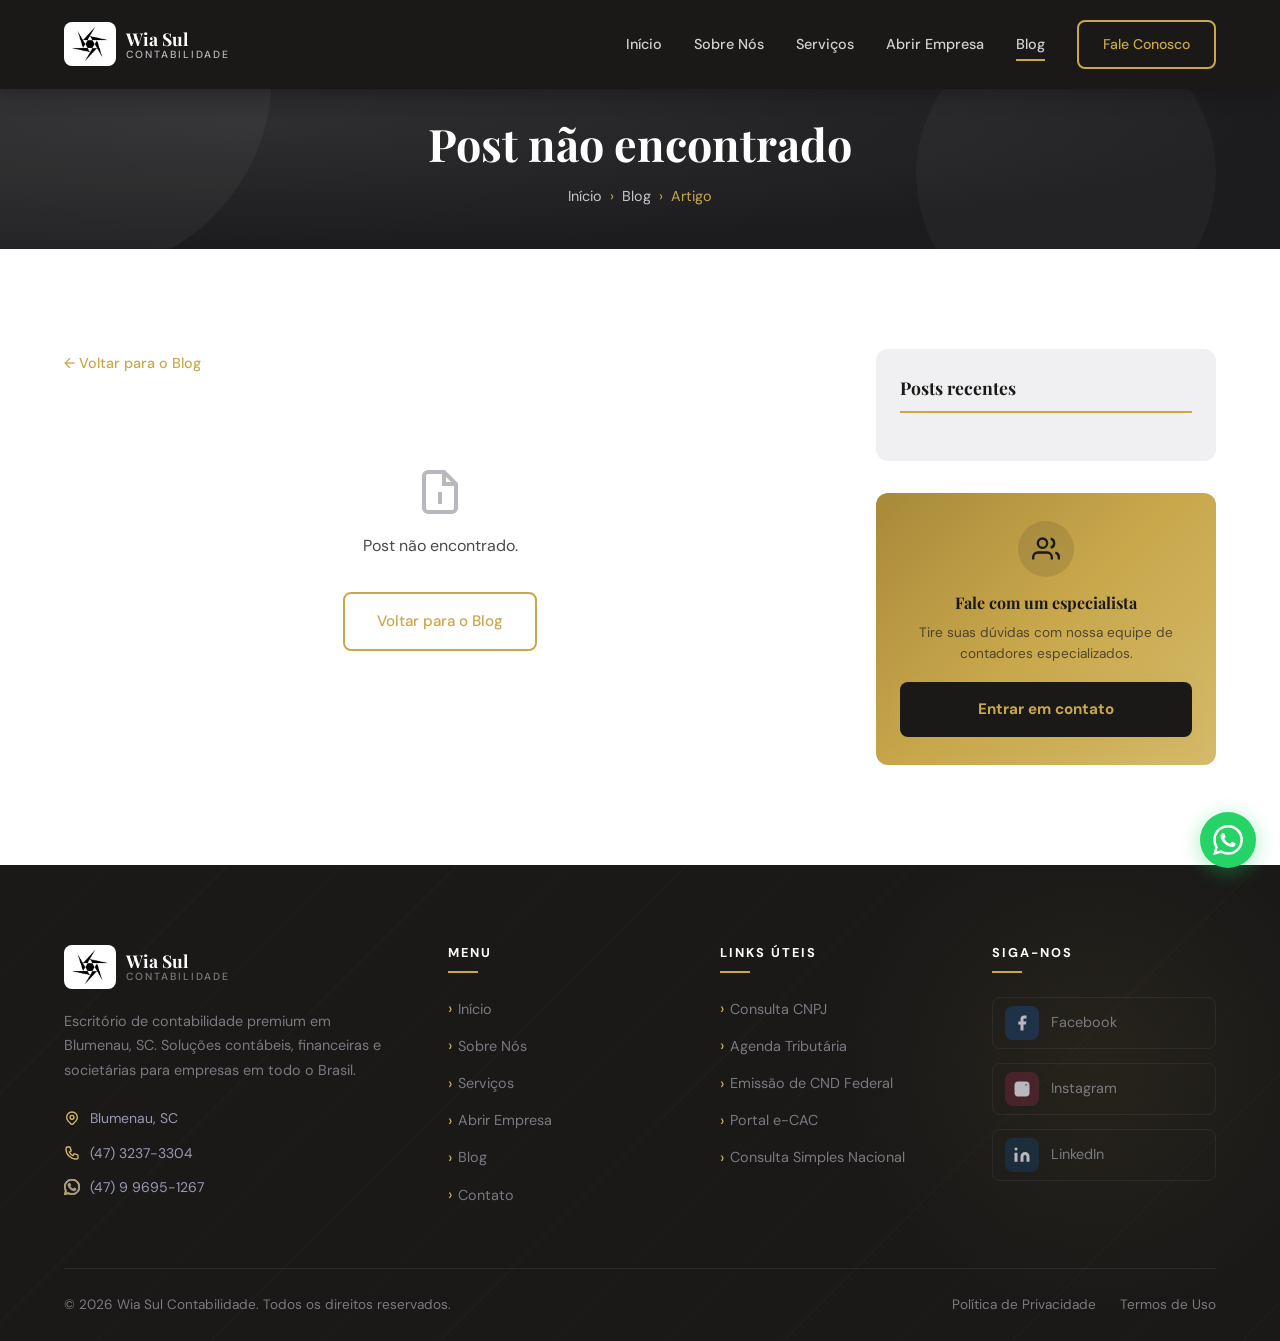
<file: post.html>
<!DOCTYPE html>
<html lang="pt-BR">
<head>
  <meta charset="UTF-8" />
  <meta name="viewport" content="width=device-width, initial-scale=1.0" />
  <title>Post — Wia Sul Contabilidade</title>
  <meta name="description" content="Leia o artigo completo no blog da Wia Sul Contabilidade." />
  <meta property="og:title" content="Post — Wia Sul Contabilidade" />
  <meta property="og:description" content="Conteúdo especializado sobre contabilidade e gestão." />
  <meta property="og:type" content="article" />
  <link rel="preconnect" href="https://fonts.googleapis.com" />
  <link rel="preconnect" href="https://fonts.gstatic.com" crossorigin />
  <link href="https://fonts.googleapis.com/css2?family=Playfair+Display:wght@400;700&family=DM+Sans:wght@400;500;700&display=swap" rel="stylesheet" />
  <link rel="stylesheet" href="css/global.css" />
  <link rel="stylesheet" href="css/header.css" />
  <link rel="stylesheet" href="css/footer.css" />
  <link rel="stylesheet" href="css/pages/blog.css" />
</head>
<body>

  <!-- HEADER -->
  <header class="header solid" id="header">
    <div class="nav-container">
      <a href="index.html" class="nav-logo">
        <div class="nav-logo-img"><img src="assets/images/LOGO.webp" alt="Wia Sul Contabilidade" /></div>
        <div class="nav-logo-text">
          <span class="logo-name">Wia Sul</span>
          <span class="logo-tagline">Contabilidade</span>
        </div>
      </a>
      <nav class="nav-links">
        <a href="index.html" class="nav-link">Início</a>
        <a href="sobre-nos.html" class="nav-link">Sobre Nós</a>
        <a href="servicos.html" class="nav-link">Serviços</a>
        <a href="abrir-empresa.html" class="nav-link">Abrir Empresa</a>
        <a href="blog.html" class="nav-link active">Blog</a>
        <a href="contato.html" class="btn btn-outline nav-cta">Fale Conosco</a>
      </nav>
      <button class="hamburger" id="hamburger" aria-label="Abrir menu"><span></span><span></span><span></span></button>
    </div>
  </header>
  <nav class="mobile-menu" id="mobileMenu">
    <div class="mobile-menu-links">
      <a href="index.html" class="mobile-menu-link">Início</a>
      <a href="sobre-nos.html" class="mobile-menu-link">Sobre Nós</a>
      <a href="servicos.html" class="mobile-menu-link">Serviços</a>
      <a href="abrir-empresa.html" class="mobile-menu-link">Abrir Empresa</a>
      <a href="blog.html" class="mobile-menu-link active">Blog</a>
    </div>
    <a href="contato.html" class="btn btn-primary mobile-menu-cta">Fale Conosco</a>
  </nav>
  <div class="menu-backdrop" id="menuBackdrop"></div>

  <!-- BANNER DINÂMICO -->
  <section class="page-banner">
    <div class="container">
      <h1 id="post-banner-title">Carregando...</h1>
      <nav class="breadcrumb" aria-label="breadcrumb">
        <a href="index.html">Início</a><span>›</span>
        <a href="blog.html">Blog</a><span>›</span>
        <span>Artigo</span>
      </nav>
    </div>
  </section>

  <!-- CONTEÚDO DO POST -->
  <main class="post-page-section">
    <div class="container">
      <div class="post-page-layout">

        <!-- Coluna principal -->
        <div class="post-page-main">
          <a href="blog.html" class="post-back-link" id="back-link">← Voltar para o Blog</a>
          <div id="post-content">
            <!-- preenchido por post.js -->
          </div>
        </div>

        <!-- Sidebar -->
        <aside class="post-page-sidebar">
          <div class="sidebar-block">
            <h3 class="sidebar-title">Posts recentes</h3>
            <div id="recent-posts-grid">
              <!-- preenchido por post.js -->
            </div>
          </div>

          <div class="sidebar-block sidebar-cta">
            <div class="sidebar-cta-icon">
              <svg viewBox="0 0 24 24" fill="none" stroke="currentColor" stroke-width="2"><path d="M17 21v-2a4 4 0 00-4-4H5a4 4 0 00-4 4v2"/><circle cx="9" cy="7" r="4"/><path d="M23 21v-2a4 4 0 00-3-3.87M16 3.13a4 4 0 010 7.75"/></svg>
            </div>
            <h4>Fale com um especialista</h4>
            <p>Tire suas dúvidas com nossa equipe de contadores especializados.</p>
            <a href="contato.html" class="btn btn-primary">Entrar em contato</a>
          </div>
        </aside>

      </div>
    </div>
  </main>

  <!-- FOOTER -->
  <footer class="footer">
    <div class="container">
      <div class="footer-grid">
        <div class="footer-brand">
          <a href="index.html" class="footer-logo">
            <div class="footer-logo-img"><img src="assets/images/LOGO.webp" alt="Wia Sul Contabilidade" /></div>
              <div class="footer-logo-text">
                <span class="logo-name">Wia Sul</span>
                <span class="logo-tagline">Contabilidade</span>
              </div>
          </a>
          <p>Escritório de contabilidade premium em Blumenau, SC. Soluções contábeis, financeiras e societárias para empresas em todo o Brasil.</p>
          <div class="footer-contact-info">
            <div class="footer-contact-item"><svg viewBox="0 0 24 24" fill="none" stroke="currentColor" stroke-width="2"><path d="M17.657 16.657L13.414 20.9a2 2 0 01-2.827 0l-4.244-4.243a8 8 0 1111.314 0z"/><circle cx="12" cy="11" r="3"/></svg>Blumenau, SC</div>
            <div class="footer-contact-item"><svg viewBox="0 0 24 24" fill="none" stroke="currentColor" stroke-width="2"><path d="M3 5a2 2 0 012-2h3.28a1 1 0 01.948.684l1.498 4.493a1 1 0 01-.502 1.21l-2.257 1.13a11.042 11.042 0 005.516 5.516l1.13-2.257a1 1 0 011.21-.502l4.493 1.498a1 1 0 01.684.949V19a2 2 0 01-2 2h-1C9.716 21 3 14.284 3 6V5z"/></svg>(47) 3237-3304</div>
            <div class="footer-contact-item">
              <svg viewBox="0 0 24 24" fill="currentColor"><path d="M17.472 14.382c-.297-.149-1.758-.867-2.03-.967-.273-.099-.471-.148-.67.15-.197.297-.767.966-.94 1.164-.173.199-.347.223-.644.075-.297-.15-1.255-.463-2.39-1.475-.883-.788-1.48-1.761-1.653-2.059-.173-.297-.018-.458.13-.606.134-.133.298-.347.446-.52.149-.174.198-.298.298-.497.099-.198.05-.371-.025-.52-.075-.149-.669-1.612-.916-2.207-.242-.579-.487-.5-.669-.51-.173-.008-.371-.01-.57-.01-.198 0-.52.074-.792.372-.272.297-1.04 1.016-1.04 2.479 0 1.462 1.065 2.875 1.213 3.074.149.198 2.096 3.2 5.077 4.487.709.306 1.262.489 1.694.625.712.227 1.36.195 1.871.118.571-.085 1.758-.719 2.006-1.413.248-.694.248-1.289.173-1.413-.074-.124-.272-.198-.57-.347m-5.421 7.403h-.004a9.87 9.87 0 01-5.031-1.378l-.361-.214-3.741.982.998-3.648-.235-.374a9.86 9.86 0 01-1.51-5.26c.001-5.45 4.436-9.884 9.888-9.884 2.64 0 5.122 1.03 6.988 2.898a9.825 9.825 0 012.893 6.994c-.003 5.45-4.437 9.884-9.885 9.884m8.413-18.297A11.815 11.815 0 0012.05 0C5.495 0 .16 5.335.157 11.892c0 2.096.547 4.142 1.588 5.945L.057 24l6.305-1.654a11.882 11.882 0 005.683 1.448h.005c6.554 0 11.89-5.335 11.893-11.893a11.821 11.821 0 00-3.48-8.413Z"/></svg>
              (47) 9 9695-1267
            </div>
          </div>
        </div>
        <div class="footer-col">
          <h4>Menu</h4>
          <div class="footer-links">
            <a href="index.html" class="footer-link">Início</a>
            <a href="sobre-nos.html" class="footer-link">Sobre Nós</a>
            <a href="servicos.html" class="footer-link">Serviços</a>
            <a href="abrir-empresa.html" class="footer-link">Abrir Empresa</a>
            <a href="blog.html" class="footer-link">Blog</a>
            <a href="contato.html" class="footer-link">Contato</a>
          </div>
        </div>
        <div class="footer-col">
          <h4>Links Úteis</h4>
          <div class="footer-links">
            <a href="https://solucoes.receita.fazenda.gov.br/servicos/cnpjreva/cnpjreva_solicitacao.asp" class="footer-link" target="_blank" rel="noopener noreferrer">Consulta CNPJ</a>
            <a href="https://www.gov.br/receitafederal/pt-br/assuntos/agenda-tributaria" class="footer-link" target="_blank" rel="noopener noreferrer">Agenda Tributária</a>
            <a href="https://servicos.receitafederal.gov.br/servico/certidoes/#/home" class="footer-link" target="_blank" rel="noopener noreferrer">Emissão de CND Federal</a>
            <a href="https://cav.receita.fazenda.gov.br/autenticacao/login" class="footer-link" target="_blank" rel="noopener noreferrer">Portal e-CAC</a>
            <a href="https://consopt.www8.receita.fazenda.gov.br/consultaoptantes" class="footer-link" target="_blank" rel="noopener noreferrer">Consulta Simples Nacional</a>
          </div>
        </div>
        <div class="footer-col">
          <h4>Siga-nos</h4>
          <div class="footer-social-grid">
            <a href="#" class="social-link" target="_blank" rel="noopener"><div class="social-icon facebook"><svg viewBox="0 0 24 24"><path d="M18 2h-3a5 5 0 00-5 5v3H7v4h3v8h4v-8h3l1-4h-4V7a1 1 0 011-1h3z"/></svg></div>Facebook</a>
            <a href="#" class="social-link" target="_blank" rel="noopener"><div class="social-icon instagram"><svg viewBox="0 0 24 24"><rect x="2" y="2" width="20" height="20" rx="5"/><circle cx="12" cy="12" r="4"/><circle cx="17.5" cy="6.5" r="1.5" fill="currentColor"/></svg></div>Instagram</a>
            <a href="#" class="social-link" target="_blank" rel="noopener"><div class="social-icon linkedin"><svg viewBox="0 0 24 24"><path d="M16 8a6 6 0 016 6v7h-4v-7a2 2 0 00-2-2 2 2 0 00-2 2v7h-4v-7a6 6 0 016-6zM2 9h4v12H2z"/><circle cx="4" cy="4" r="2"/></svg></div>LinkedIn</a>
          </div>
        </div>
      </div>
      <div class="footer-bottom">
        <p>© 2026 Wia Sul Contabilidade. Todos os direitos reservados.</p>
        <div class="footer-bottom-links">
          <a href="#" class="footer-bottom-link">Política de Privacidade</a>
          <a href="#" class="footer-bottom-link">Termos de Uso</a>
        </div>
      </div>
    </div>
  </footer>

  <a href="https://wa.me/5547996951267" class="whatsapp-btn" target="_blank" rel="noopener" aria-label="WhatsApp">
    <svg viewBox="0 0 24 24" fill="white"><path d="M17.472 14.382c-.297-.149-1.758-.867-2.03-.967-.273-.099-.471-.148-.67.15-.197.297-.767.966-.94 1.164-.173.199-.347.223-.644.075-.297-.15-1.255-.463-2.39-1.475-.883-.788-1.48-1.761-1.653-2.059-.173-.297-.018-.458.13-.606.134-.133.298-.347.446-.52.149-.174.198-.298.298-.497.099-.198.05-.371-.025-.52-.075-.149-.669-1.612-.916-2.207-.242-.579-.487-.5-.669-.51-.173-.008-.371-.01-.57-.01-.198 0-.52.074-.792.372-.272.297-1.04 1.016-1.04 2.479 0 1.462 1.065 2.875 1.213 3.074.149.198 2.096 3.2 5.077 4.487.709.306 1.262.489 1.694.625.712.227 1.36.195 1.871.118.571-.085 1.758-.719 2.006-1.413.248-.694.248-1.289.173-1.413-.074-.124-.272-.198-.57-.347m-5.421 7.403h-.004a9.87 9.87 0 01-5.031-1.378l-.361-.214-3.741.982.998-3.648-.235-.374a9.86 9.86 0 01-1.51-5.26c.001-5.45 4.436-9.884 9.888-9.884 2.64 0 5.122 1.03 6.988 2.898a9.825 9.825 0 012.893 6.994c-.003 5.45-4.437 9.884-9.885 9.884m8.413-18.297A11.815 11.815 0 0012.05 0C5.495 0 .16 5.335.157 11.892c0 2.096.547 4.142 1.588 5.945L.057 24l6.305-1.654a11.882 11.882 0 005.683 1.448h.005c6.554 0 11.89-5.335 11.893-11.893a11.821 11.821 0 00-3.48-8.413Z"/></svg>
  </a>
  <button class="back-to-top" aria-label="Voltar ao topo">
    <svg viewBox="0 0 24 24" fill="none" stroke="currentColor" stroke-width="2.5"><path d="M5 15l7-7 7 7"/></svg>
  </button>

  <script src="js/config.js"></script>
  <script src="js/main.js"></script>
  <script src="js/post.js"></script>
</body>
</html>
</file>
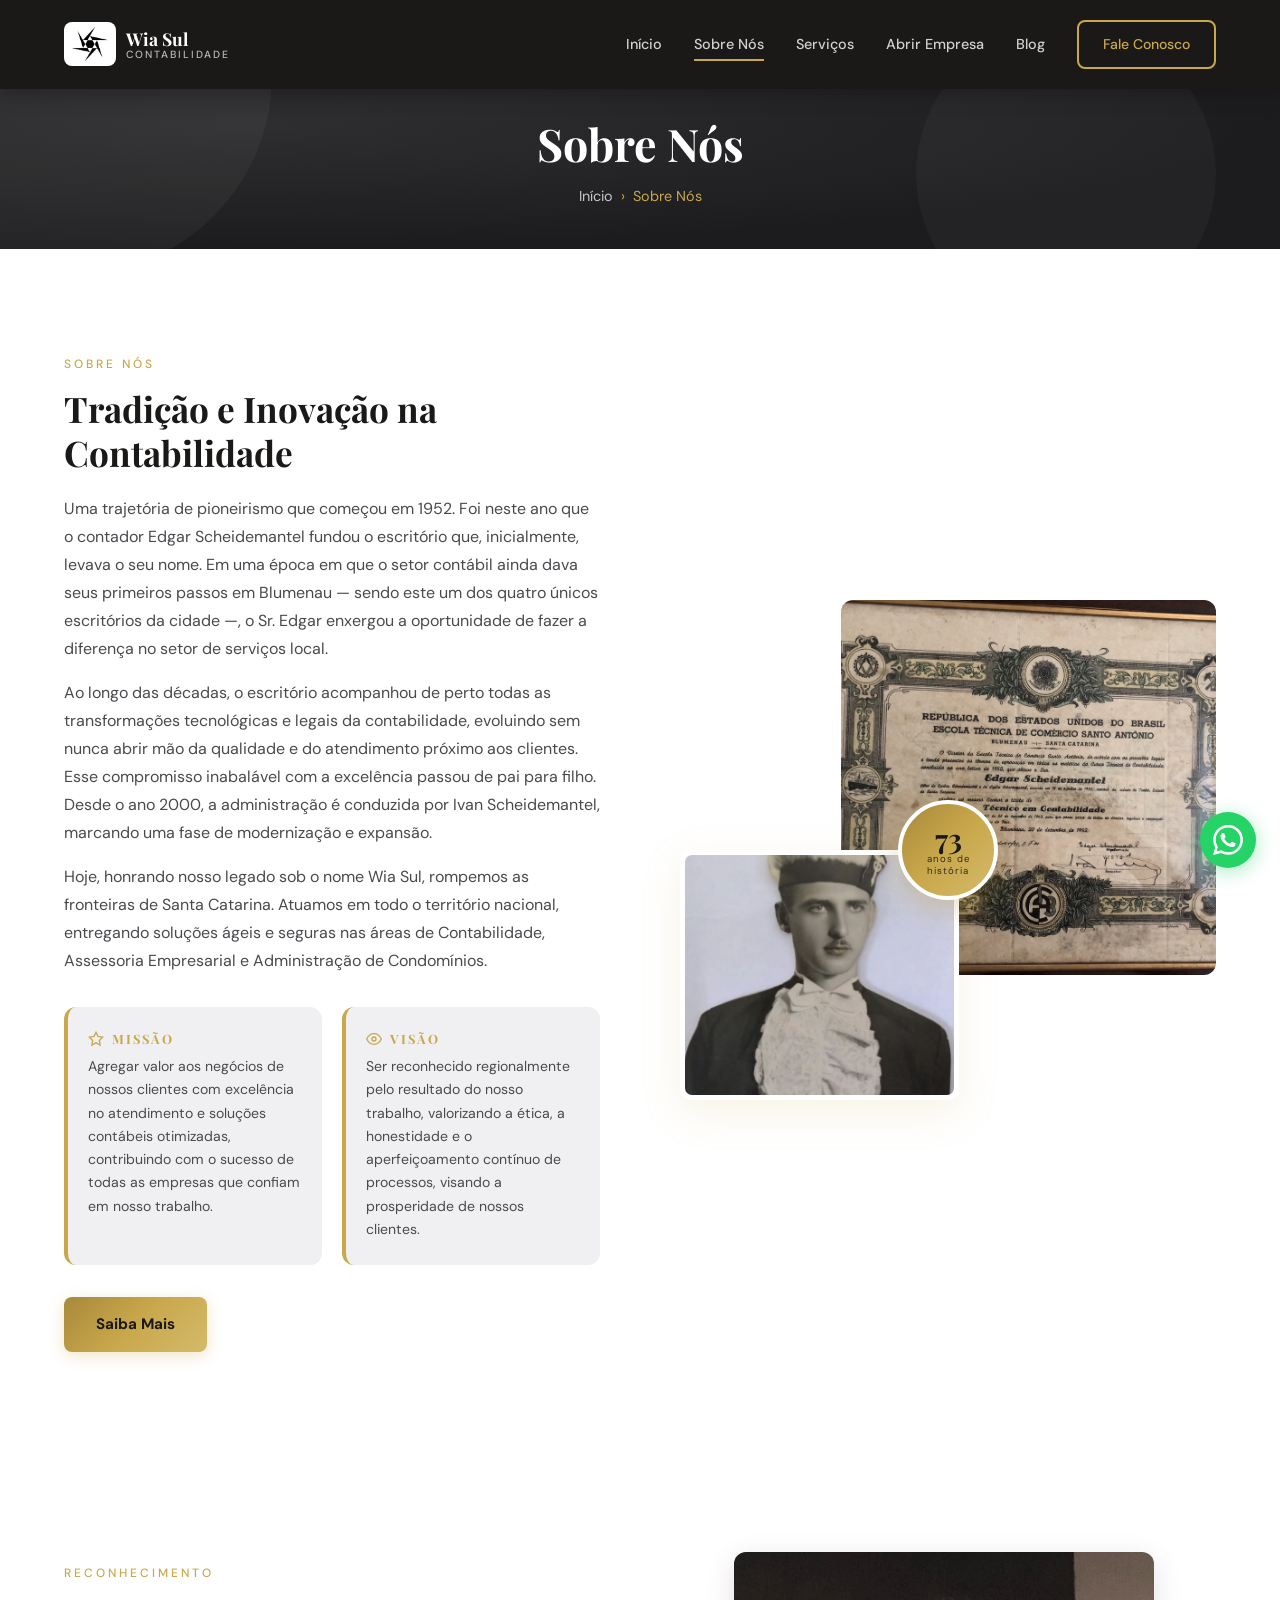
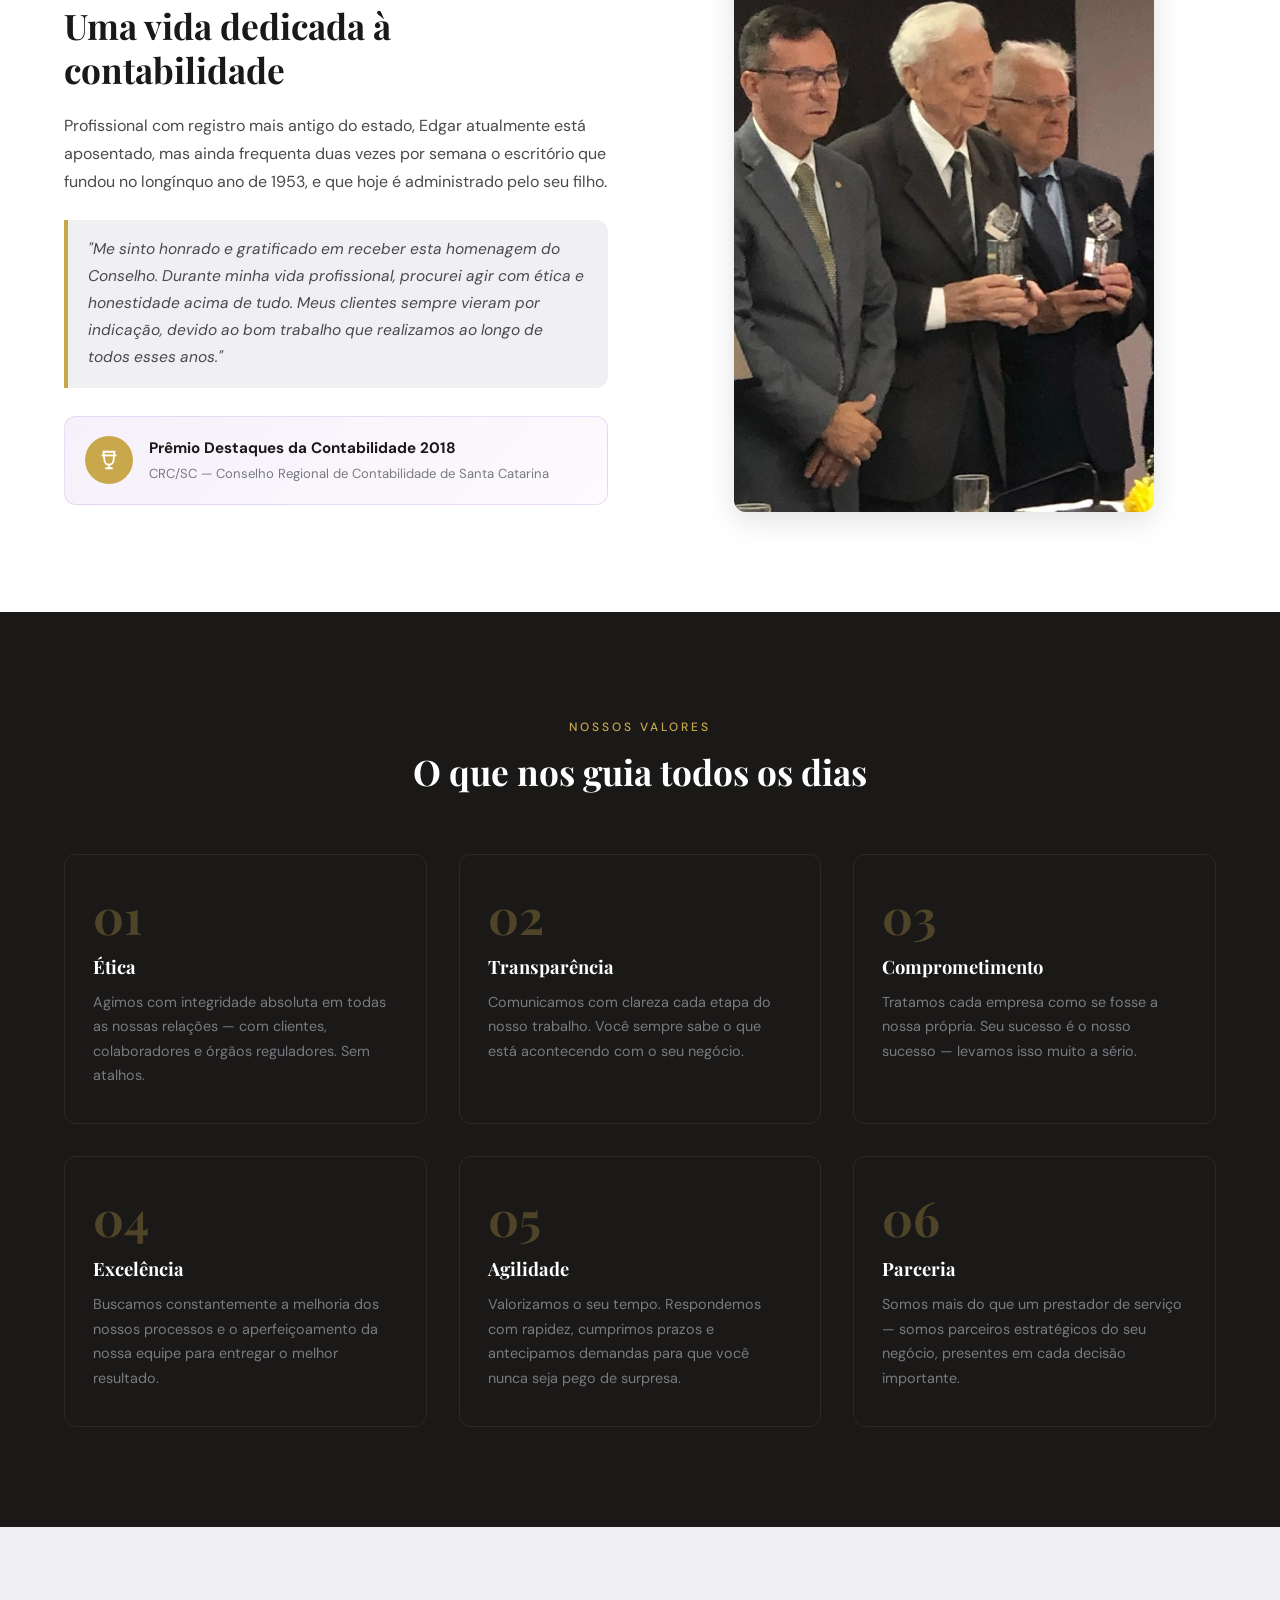
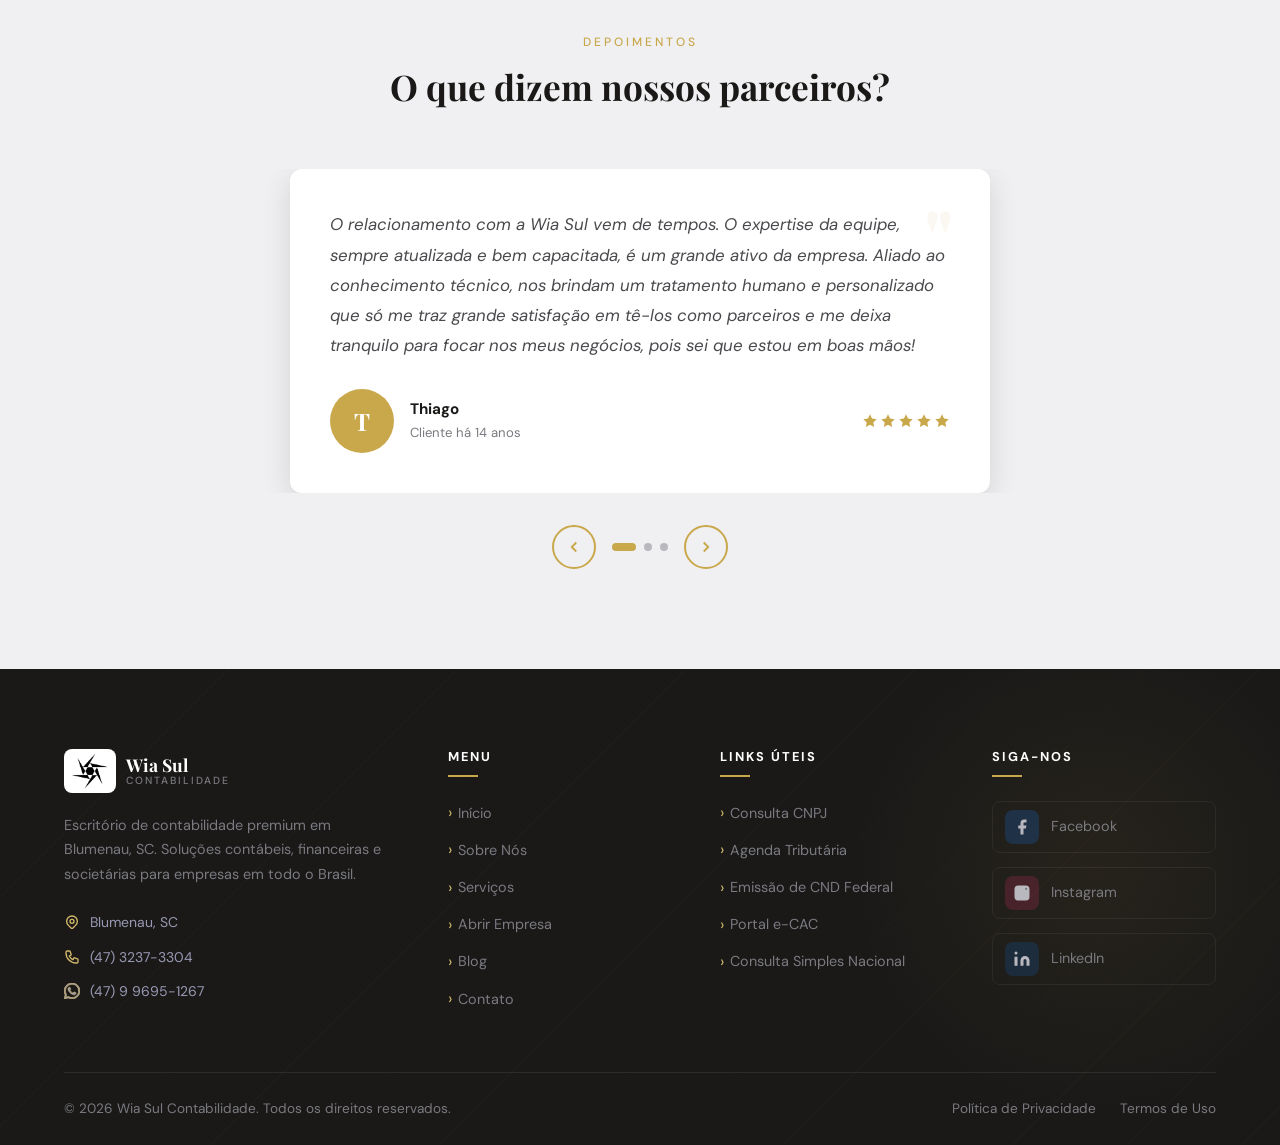
<file: sobre-nos.html>
<!DOCTYPE html>
<html lang="pt-BR">
<head>
  <meta charset="UTF-8" />
  <meta name="viewport" content="width=device-width, initial-scale=1.0" />
  <title>Sobre Nós — Wia Sul Contabilidade | Blumenau, SC</title>
  <meta name="description" content="Conheça a Wia Sul Contabilidade — nossa história, missão, visão e a equipe de profissionais dedicados ao crescimento do seu negócio em Blumenau, SC." />
  <meta property="og:title" content="Sobre Nós — Wia Sul Contabilidade" />
  <meta property="og:description" content="Conheça nossa equipe e nossa trajetória de décadas prestando serviços contábeis de excelência em Blumenau, SC." />
  <meta property="og:type" content="website" />
  <link rel="preconnect" href="https://fonts.googleapis.com" />
  <link rel="preconnect" href="https://fonts.gstatic.com" crossorigin />
  <link href="https://fonts.googleapis.com/css2?family=Playfair+Display:wght@400;700&family=DM+Sans:wght@400;500;700&display=swap" rel="stylesheet" />
  <link rel="stylesheet" href="css/global.css" />
  <link rel="stylesheet" href="css/header.css" />
  <link rel="stylesheet" href="css/footer.css" />
  <link rel="stylesheet" href="css/pages/sobre.css" />
</head>
<body>

  <!-- HEADER -->
  <header class="header solid" id="header">
    <div class="nav-container">
      <a href="index.html" class="nav-logo">
        <div class="nav-logo-img"><img src="assets/images/LOGO.webp" alt="Wia Sul Contabilidade" /></div>
        <div class="nav-logo-text">
          <span class="logo-name">Wia Sul</span>
          <span class="logo-tagline">Contabilidade</span>
        </div>
      </a>
      <nav class="nav-links">
        <a href="index.html" class="nav-link">Início</a>
        <a href="sobre-nos.html" class="nav-link active">Sobre Nós</a>
        <a href="servicos.html" class="nav-link">Serviços</a>
        <a href="abrir-empresa.html" class="nav-link">Abrir Empresa</a>
        <a href="blog.html" class="nav-link">Blog</a>
        <a href="contato.html" class="btn btn-outline nav-cta">Fale Conosco</a>
      </nav>
      <button class="hamburger" id="hamburger" aria-label="Abrir menu"><span></span><span></span><span></span></button>
    </div>
  </header>
  <nav class="mobile-menu" id="mobileMenu">
    <div class="mobile-menu-links">
      <a href="index.html" class="mobile-menu-link">Início</a>
      <a href="sobre-nos.html" class="mobile-menu-link active">Sobre Nós</a>
      <a href="servicos.html" class="mobile-menu-link">Serviços</a>
      <a href="abrir-empresa.html" class="mobile-menu-link">Abrir Empresa</a>
      <a href="blog.html" class="mobile-menu-link">Blog</a>
    </div>
    <a href="contato.html" class="btn btn-primary mobile-menu-cta">Fale Conosco</a>
  </nav>
  <div class="menu-backdrop" id="menuBackdrop"></div>

  <!-- ===== BANNER ===== -->
  <section class="page-banner">
    <div class="container">
      <h1>Sobre Nós</h1>
      <nav class="breadcrumb" aria-label="breadcrumb">
        <a href="index.html">Início</a><span>›</span><span>Sobre Nós</span>
      </nav>
    </div>
  </section>

  <!-- ===== SEÇÃO PRINCIPAL ===== -->
  <section class="sobre-main">
    <div class="container">
      <div class="sobre-grid">

        <!-- Texto -->
        <div class="sobre-content animate-on-scroll slide-left">
          <span class="section-label">Sobre Nós</span>
          <h2>Tradição e Inovação na Contabilidade</h2>
          <p>Uma trajetória de pioneirismo que começou em 1952. Foi neste ano que o contador Edgar Scheidemantel fundou o escritório que, inicialmente, levava o seu nome. Em uma época em que o setor contábil ainda dava seus primeiros passos em Blumenau — sendo este um dos quatro únicos escritórios da cidade —, o Sr. Edgar enxergou a oportunidade de fazer a diferença no setor de serviços local.</p>
          <p>Ao longo das décadas, o escritório acompanhou de perto todas as transformações tecnológicas e legais da contabilidade, evoluindo sem nunca abrir mão da qualidade e do atendimento próximo aos clientes. Esse compromisso inabalável com a excelência passou de pai para filho. Desde o ano 2000, a administração é conduzida por Ivan Scheidemantel, marcando uma fase de modernização e expansão.</p>
          <p>Hoje, honrando nosso legado sob o nome Wia Sul, rompemos as fronteiras de Santa Catarina. Atuamos em todo o território nacional, entregando soluções ágeis e seguras nas áreas de Contabilidade, Assessoria Empresarial e Administração de Condomínios.</p>

          <div class="sobre-mv">
            <div class="sobre-mv-item">
              <h4>
                <svg viewBox="0 0 24 24"><path d="M12 2l3.09 6.26L22 9.27l-5 4.87 1.18 6.88L12 17.77l-6.18 3.25L7 14.14 2 9.27l6.91-1.01L12 2z"/></svg>
                Missão
              </h4>
              <p>Agregar valor aos negócios de nossos clientes com excelência no atendimento e soluções contábeis otimizadas, contribuindo com o sucesso de todas as empresas que confiam em nosso trabalho.</p>
            </div>
            <div class="sobre-mv-item">
              <h4>
                <svg viewBox="0 0 24 24"><path d="M1 12s4-8 11-8 11 8 11 8-4 8-11 8-11-8-11-8z"/><circle cx="12" cy="12" r="3"/></svg>
                Visão
              </h4>
              <p>Ser reconhecido regionalmente pelo resultado do nosso trabalho, valorizando a ética, a honestidade e o aperfeiçoamento contínuo de processos, visando a prosperidade de nossos clientes.</p>
            </div>
          </div>

          <a href="contato.html" class="btn btn-primary" style="margin-top: 32px; display: inline-flex;">Saiba Mais</a>
        </div>

        <!-- Composição de imagens -->
        <div class="sobre-visual animate-on-scroll slide-right">
          <div class="sobre-img sobre-img-main">
            <img src="assets/images/certificado.webp" alt="Certificado — Wia Sul Contabilidade" loading="lazy" />
          </div>
          <div class="sobre-img sobre-img-secondary">
            <img src="assets/images/formatura.webp" alt="Formatura — Wia Sul Contabilidade" loading="lazy" />
          </div>
          <div class="sobre-years-badge">
            <span class="sobre-years-number">73</span>
            <span class="sobre-years-label">anos de<br>história</span>
          </div>
        </div>

      </div>
    </div>
  </section>

  <!-- ===== RECONHECIMENTO ===== -->
  <section class="reconhecimento-section">
    <div class="container">
      <div class="reconhecimento-grid">

        <div class="reconhecimento-content animate-on-scroll slide-left">
          <span class="section-label">Reconhecimento</span>
          <h2>Uma vida dedicada à contabilidade</h2>
          <p>Profissional com registro mais antigo do estado, Edgar atualmente está aposentado, mas ainda frequenta duas vezes por semana o escritório que fundou no longínquo ano de 1953, e que hoje é administrado pelo seu filho.</p>
          <blockquote class="reconhecimento-quote">
            "Me sinto honrado e gratificado em receber esta homenagem do Conselho. Durante minha vida profissional, procurei agir com ética e honestidade acima de tudo. Meus clientes sempre vieram por indicação, devido ao bom trabalho que realizamos ao longo de todos esses anos."
          </blockquote>
          <div class="reconhecimento-premio">
            <div class="premio-icon">
              <svg viewBox="0 0 24 24" fill="none" stroke="currentColor" stroke-width="2"><path d="M8 21h8M12 17v4M6 3h12l-1 9a5 5 0 01-10 0L6 3z"/><path d="M4 7h16"/></svg>
            </div>
            <div>
              <div class="premio-label">Prêmio Destaques da Contabilidade 2018</div>
              <div class="premio-org">CRC/SC — Conselho Regional de Contabilidade de Santa Catarina</div>
            </div>
          </div>
        </div>

        <div class="reconhecimento-visual animate-on-scroll slide-right">
          <div class="reconhecimento-foto">
            <img src="assets/images/premiocrc.webp" alt="Prêmio Destaques da Contabilidade 2018 — CRC/SC" loading="lazy" />
            <div class="reconhecimento-foto-placeholder">
              <svg viewBox="0 0 24 24" fill="none" stroke="currentColor" stroke-width="1.5"><circle cx="12" cy="8" r="4"/><path d="M4 20c0-4 3.6-7 8-7s8 3 8 7"/></svg>
              <span>Foto de Edgar Scheidemantel</span>
            </div>
          </div>
        </div>

      </div>
    </div>
  </section>


  <!-- ===== VALORES ===== -->
  <section class="valores-section">
    <div class="container">
      <div class="section-header">
        <span class="section-label animate-on-scroll">Nossos Valores</span>
        <h2 class="animate-on-scroll">O que nos guia todos os dias</h2>
      </div>

      <div class="valores-grid">

        <div class="valor-item animate-on-scroll">
          <div class="valor-number">01</div>
          <h3>Ética</h3>
          <p>Agimos com integridade absoluta em todas as nossas relações — com clientes, colaboradores e órgãos reguladores. Sem atalhos.</p>
        </div>

        <div class="valor-item animate-on-scroll">
          <div class="valor-number">02</div>
          <h3>Transparência</h3>
          <p>Comunicamos com clareza cada etapa do nosso trabalho. Você sempre sabe o que está acontecendo com o seu negócio.</p>
        </div>

        <div class="valor-item animate-on-scroll">
          <div class="valor-number">03</div>
          <h3>Comprometimento</h3>
          <p>Tratamos cada empresa como se fosse a nossa própria. Seu sucesso é o nosso sucesso — levamos isso muito a sério.</p>
        </div>

        <div class="valor-item animate-on-scroll">
          <div class="valor-number">04</div>
          <h3>Excelência</h3>
          <p>Buscamos constantemente a melhoria dos nossos processos e o aperfeiçoamento da nossa equipe para entregar o melhor resultado.</p>
        </div>

        <div class="valor-item animate-on-scroll">
          <div class="valor-number">05</div>
          <h3>Agilidade</h3>
          <p>Valorizamos o seu tempo. Respondemos com rapidez, cumprimos prazos e antecipamos demandas para que você nunca seja pego de surpresa.</p>
        </div>

        <div class="valor-item animate-on-scroll">
          <div class="valor-number">06</div>
          <h3>Parceria</h3>
          <p>Somos mais do que um prestador de serviço — somos parceiros estratégicos do seu negócio, presentes em cada decisão importante.</p>
        </div>

      </div>
    </div>
  </section>

  <!-- ===== DEPOIMENTOS ===== -->
  <section class="testimonials-section">
    <div class="container">
      <div class="section-header">
        <span class="section-label animate-on-scroll">Depoimentos</span>
        <h2 class="animate-on-scroll">O que dizem nossos parceiros?</h2>
      </div>

      <div class="carousel-wrapper animate-on-scroll">
        <div class="carousel-track">
          <div class="carousel-slide">
            <div class="testimonial-card">
              <div class="testimonial-quote">"</div>
              <p class="testimonial-text">O relacionamento com a Wia Sul vem de tempos. O expertise da equipe, sempre atualizada e bem capacitada, é um grande ativo da empresa. Aliado ao conhecimento técnico, nos brindam um tratamento humano e personalizado que só me traz grande satisfação em tê-los como parceiros e me deixa tranquilo para focar nos meus negócios, pois sei que estou em boas mãos!</p>
              <div class="testimonial-author">
                <div class="testimonial-avatar"><span>T</span></div>
                <div>
                  <div class="testimonial-name">Thiago</div>
                  <div class="testimonial-role">Cliente há 14 anos</div>
                </div>
                <div class="testimonial-stars">
                  <svg viewBox="0 0 24 24"><path d="M12 2l3.09 6.26L22 9.27l-5 4.87 1.18 6.88L12 17.77l-6.18 3.25L7 14.14 2 9.27l6.91-1.01L12 2z"/></svg>
                  <svg viewBox="0 0 24 24"><path d="M12 2l3.09 6.26L22 9.27l-5 4.87 1.18 6.88L12 17.77l-6.18 3.25L7 14.14 2 9.27l6.91-1.01L12 2z"/></svg>
                  <svg viewBox="0 0 24 24"><path d="M12 2l3.09 6.26L22 9.27l-5 4.87 1.18 6.88L12 17.77l-6.18 3.25L7 14.14 2 9.27l6.91-1.01L12 2z"/></svg>
                  <svg viewBox="0 0 24 24"><path d="M12 2l3.09 6.26L22 9.27l-5 4.87 1.18 6.88L12 17.77l-6.18 3.25L7 14.14 2 9.27l6.91-1.01L12 2z"/></svg>
                  <svg viewBox="0 0 24 24"><path d="M12 2l3.09 6.26L22 9.27l-5 4.87 1.18 6.88L12 17.77l-6.18 3.25L7 14.14 2 9.27l6.91-1.01L12 2z"/></svg>
                </div>
              </div>
            </div>
          </div>

          <div class="carousel-slide">
            <div class="testimonial-card">
              <div class="testimonial-quote">"</div>
              <p class="testimonial-text">O relacionamento com a Wia Sul começou no ano de 1979, com meu tio Eugênio, e continuamos até hoje sempre bem assessorados e principalmente satisfeitos com o atendimento.</p>
              <div class="testimonial-author">
                <div class="testimonial-avatar"><span>J</span></div>
                <div>
                  <div class="testimonial-name">Jorge</div>
                  <div class="testimonial-role">Cliente há 47 anos</div>
                </div>
                <div class="testimonial-stars">
                  <svg viewBox="0 0 24 24"><path d="M12 2l3.09 6.26L22 9.27l-5 4.87 1.18 6.88L12 17.77l-6.18 3.25L7 14.14 2 9.27l6.91-1.01L12 2z"/></svg>
                  <svg viewBox="0 0 24 24"><path d="M12 2l3.09 6.26L22 9.27l-5 4.87 1.18 6.88L12 17.77l-6.18 3.25L7 14.14 2 9.27l6.91-1.01L12 2z"/></svg>
                  <svg viewBox="0 0 24 24"><path d="M12 2l3.09 6.26L22 9.27l-5 4.87 1.18 6.88L12 17.77l-6.18 3.25L7 14.14 2 9.27l6.91-1.01L12 2z"/></svg>
                  <svg viewBox="0 0 24 24"><path d="M12 2l3.09 6.26L22 9.27l-5 4.87 1.18 6.88L12 17.77l-6.18 3.25L7 14.14 2 9.27l6.91-1.01L12 2z"/></svg>
                  <svg viewBox="0 0 24 24"><path d="M12 2l3.09 6.26L22 9.27l-5 4.87 1.18 6.88L12 17.77l-6.18 3.25L7 14.14 2 9.27l6.91-1.01L12 2z"/></svg>
                </div>
              </div>
            </div>
          </div>

          <div class="carousel-slide">
            <div class="testimonial-card">
              <div class="testimonial-quote">"</div>
              <p class="testimonial-text">Nesses anos todos, foram muitos desafios, muito aprendizado e quanto mais sabemos, mais coisas novas temos a aprender. Tudo o que sei devo a Contadora Ângela Scheidemantel, com sua inteligência e paciência nos mostrou tudo que é preciso para fazer um trabalho com perfeição. Posso dizer com certeza que a Wia Sul é a extensão da minha família e da minha vida.</p>
              <div class="testimonial-author">
                <div class="testimonial-avatar"><span>H</span></div>
                <div>
                  <div class="testimonial-name">Heloísa</div>
                  <div class="testimonial-role">Colaboradora há 36 anos</div>
                </div>
                <div class="testimonial-stars">
                  <svg viewBox="0 0 24 24"><path d="M12 2l3.09 6.26L22 9.27l-5 4.87 1.18 6.88L12 17.77l-6.18 3.25L7 14.14 2 9.27l6.91-1.01L12 2z"/></svg>
                  <svg viewBox="0 0 24 24"><path d="M12 2l3.09 6.26L22 9.27l-5 4.87 1.18 6.88L12 17.77l-6.18 3.25L7 14.14 2 9.27l6.91-1.01L12 2z"/></svg>
                  <svg viewBox="0 0 24 24"><path d="M12 2l3.09 6.26L22 9.27l-5 4.87 1.18 6.88L12 17.77l-6.18 3.25L7 14.14 2 9.27l6.91-1.01L12 2z"/></svg>
                  <svg viewBox="0 0 24 24"><path d="M12 2l3.09 6.26L22 9.27l-5 4.87 1.18 6.88L12 17.77l-6.18 3.25L7 14.14 2 9.27l6.91-1.01L12 2z"/></svg>
                  <svg viewBox="0 0 24 24"><path d="M12 2l3.09 6.26L22 9.27l-5 4.87 1.18 6.88L12 17.77l-6.18 3.25L7 14.14 2 9.27l6.91-1.01L12 2z"/></svg>
                </div>
              </div>
            </div>
          </div>
        </div>
      </div>
      <div class="carousel-controls animate-on-scroll">
        <button class="carousel-btn prev" aria-label="Anterior"><svg viewBox="0 0 24 24"><path d="M15 18l-6-6 6-6"/></svg></button>
        <div class="carousel-dots"></div>
        <button class="carousel-btn next" aria-label="Próximo"><svg viewBox="0 0 24 24"><path d="M9 18l6-6-6-6"/></svg></button>
      </div>

    </div>
  </section>

  <!-- FOOTER -->
  <footer class="footer">
    <div class="container">
      <div class="footer-grid">
        <div class="footer-brand">
          <a href="index.html" class="footer-logo">
            <div class="footer-logo-img"><img src="assets/images/LOGO.webp" alt="Wia Sul Contabilidade" /></div>
              <div class="footer-logo-text">
                <span class="logo-name">Wia Sul</span>
                <span class="logo-tagline">Contabilidade</span>
              </div>
          </a>
          <p>Escritório de contabilidade premium em Blumenau, SC. Soluções contábeis, financeiras e societárias para empresas em todo o Brasil.</p>
          <div class="footer-contact-info">
            <div class="footer-contact-item"><svg viewBox="0 0 24 24" fill="none" stroke="currentColor" stroke-width="2"><path d="M17.657 16.657L13.414 20.9a2 2 0 01-2.827 0l-4.244-4.243a8 8 0 1111.314 0z"/><circle cx="12" cy="11" r="3"/></svg>Blumenau, SC</div>
            <div class="footer-contact-item"><svg viewBox="0 0 24 24" fill="none" stroke="currentColor" stroke-width="2"><path d="M3 5a2 2 0 012-2h3.28a1 1 0 01.948.684l1.498 4.493a1 1 0 01-.502 1.21l-2.257 1.13a11.042 11.042 0 005.516 5.516l1.13-2.257a1 1 0 011.21-.502l4.493 1.498a1 1 0 01.684.949V19a2 2 0 01-2 2h-1C9.716 21 3 14.284 3 6V5z"/></svg>(47) 3237-3304</div>
            <div class="footer-contact-item">
              <svg viewBox="0 0 24 24" fill="currentColor"><path d="M17.472 14.382c-.297-.149-1.758-.867-2.03-.967-.273-.099-.471-.148-.67.15-.197.297-.767.966-.94 1.164-.173.199-.347.223-.644.075-.297-.15-1.255-.463-2.39-1.475-.883-.788-1.48-1.761-1.653-2.059-.173-.297-.018-.458.13-.606.134-.133.298-.347.446-.52.149-.174.198-.298.298-.497.099-.198.05-.371-.025-.52-.075-.149-.669-1.612-.916-2.207-.242-.579-.487-.5-.669-.51-.173-.008-.371-.01-.57-.01-.198 0-.52.074-.792.372-.272.297-1.04 1.016-1.04 2.479 0 1.462 1.065 2.875 1.213 3.074.149.198 2.096 3.2 5.077 4.487.709.306 1.262.489 1.694.625.712.227 1.36.195 1.871.118.571-.085 1.758-.719 2.006-1.413.248-.694.248-1.289.173-1.413-.074-.124-.272-.198-.57-.347m-5.421 7.403h-.004a9.87 9.87 0 01-5.031-1.378l-.361-.214-3.741.982.998-3.648-.235-.374a9.86 9.86 0 01-1.51-5.26c.001-5.45 4.436-9.884 9.888-9.884 2.64 0 5.122 1.03 6.988 2.898a9.825 9.825 0 012.893 6.994c-.003 5.45-4.437 9.884-9.885 9.884m8.413-18.297A11.815 11.815 0 0012.05 0C5.495 0 .16 5.335.157 11.892c0 2.096.547 4.142 1.588 5.945L.057 24l6.305-1.654a11.882 11.882 0 005.683 1.448h.005c6.554 0 11.89-5.335 11.893-11.893a11.821 11.821 0 00-3.48-8.413Z"/></svg>
              (47) 9 9695-1267
            </div>
          </div>
        </div>
        <div class="footer-col">
          <h4>Menu</h4>
          <div class="footer-links">
            <a href="index.html" class="footer-link">Início</a>
            <a href="sobre-nos.html" class="footer-link">Sobre Nós</a>
            <a href="servicos.html" class="footer-link">Serviços</a>
            <a href="abrir-empresa.html" class="footer-link">Abrir Empresa</a>
            <a href="blog.html" class="footer-link">Blog</a>
            <a href="contato.html" class="footer-link">Contato</a>
          </div>
        </div>
        <div class="footer-col">
          <h4>Links Úteis</h4>
          <div class="footer-links">
            <a href="https://solucoes.receita.fazenda.gov.br/servicos/cnpjreva/cnpjreva_solicitacao.asp" class="footer-link" target="_blank" rel="noopener noreferrer">Consulta CNPJ</a>
            <a href="https://www.gov.br/receitafederal/pt-br/assuntos/agenda-tributaria" class="footer-link" target="_blank" rel="noopener noreferrer">Agenda Tributária</a>
            <a href="https://servicos.receitafederal.gov.br/servico/certidoes/#/home" class="footer-link" target="_blank" rel="noopener noreferrer">Emissão de CND Federal</a>
            <a href="https://cav.receita.fazenda.gov.br/autenticacao/login" class="footer-link" target="_blank" rel="noopener noreferrer">Portal e-CAC</a>
            <a href="https://consopt.www8.receita.fazenda.gov.br/consultaoptantes" class="footer-link" target="_blank" rel="noopener noreferrer">Consulta Simples Nacional</a>
          </div>
        </div>
        <div class="footer-col">
          <h4>Siga-nos</h4>
          <div class="footer-social-grid">
            <a href="#" class="social-link" target="_blank" rel="noopener"><div class="social-icon facebook"><svg viewBox="0 0 24 24"><path d="M18 2h-3a5 5 0 00-5 5v3H7v4h3v8h4v-8h3l1-4h-4V7a1 1 0 011-1h3z"/></svg></div>Facebook</a>
            <a href="#" class="social-link" target="_blank" rel="noopener"><div class="social-icon instagram"><svg viewBox="0 0 24 24"><rect x="2" y="2" width="20" height="20" rx="5"/><circle cx="12" cy="12" r="4"/><circle cx="17.5" cy="6.5" r="1.5" fill="currentColor"/></svg></div>Instagram</a>
            <a href="#" class="social-link" target="_blank" rel="noopener"><div class="social-icon linkedin"><svg viewBox="0 0 24 24"><path d="M16 8a6 6 0 016 6v7h-4v-7a2 2 0 00-2-2 2 2 0 00-2 2v7h-4v-7a6 6 0 016-6zM2 9h4v12H2z"/><circle cx="4" cy="4" r="2"/></svg></div>LinkedIn</a>
          </div>
        </div>
      </div>
      <div class="footer-bottom">
        <p>© 2026 Wia Sul Contabilidade. Todos os direitos reservados.</p>
        <div class="footer-bottom-links">
          <a href="#" class="footer-bottom-link">Política de Privacidade</a>
          <a href="#" class="footer-bottom-link">Termos de Uso</a>
        </div>
      </div>
    </div>
  </footer>

  <a href="https://wa.me/5547996951267" class="whatsapp-btn" target="_blank" rel="noopener" aria-label="WhatsApp">
    <svg viewBox="0 0 24 24" fill="white"><path d="M17.472 14.382c-.297-.149-1.758-.867-2.03-.967-.273-.099-.471-.148-.67.15-.197.297-.767.966-.94 1.164-.173.199-.347.223-.644.075-.297-.15-1.255-.463-2.39-1.475-.883-.788-1.48-1.761-1.653-2.059-.173-.297-.018-.458.13-.606.134-.133.298-.347.446-.52.149-.174.198-.298.298-.497.099-.198.05-.371-.025-.52-.075-.149-.669-1.612-.916-2.207-.242-.579-.487-.5-.669-.51-.173-.008-.371-.01-.57-.01-.198 0-.52.074-.792.372-.272.297-1.04 1.016-1.04 2.479 0 1.462 1.065 2.875 1.213 3.074.149.198 2.096 3.2 5.077 4.487.709.306 1.262.489 1.694.625.712.227 1.36.195 1.871.118.571-.085 1.758-.719 2.006-1.413.248-.694.248-1.289.173-1.413-.074-.124-.272-.198-.57-.347m-5.421 7.403h-.004a9.87 9.87 0 01-5.031-1.378l-.361-.214-3.741.982.998-3.648-.235-.374a9.86 9.86 0 01-1.51-5.26c.001-5.45 4.436-9.884 9.888-9.884 2.64 0 5.122 1.03 6.988 2.898a9.825 9.825 0 012.893 6.994c-.003 5.45-4.437 9.884-9.885 9.884m8.413-18.297A11.815 11.815 0 0012.05 0C5.495 0 .16 5.335.157 11.892c0 2.096.547 4.142 1.588 5.945L.057 24l6.305-1.654a11.882 11.882 0 005.683 1.448h.005c6.554 0 11.89-5.335 11.893-11.893a11.821 11.821 0 00-3.48-8.413Z"/></svg>
  </a>
  <button class="back-to-top" aria-label="Voltar ao topo">
    <svg viewBox="0 0 24 24" fill="none" stroke="currentColor" stroke-width="2.5"><path d="M5 15l7-7 7 7"/></svg>
  </button>

  <script src="js/main.js"></script>
</body>
</html>
</file>
<file: css/global.css>
/* ================================================
   GLOBAL.CSS — Reset, Variáveis, Tipografia, Componentes
   ================================================ */

/* Google Fonts */
@import url('https://fonts.googleapis.com/css2?family=Playfair+Display:wght@400;700&family=DM+Sans:wght@400;500;700&display=swap');

/* ===== CSS VARIABLES ===== */
:root {
  /* Dourado — cor principal */
  --color-primary: #C9A84C;
  --color-primary-dark: #A8893A;
  --color-primary-light: #D4BA6A;

  /* Grafite */
  --color-dark: #1A1918;
  --color-gray-900: #2A2826;
  --color-gray-700: #4A4A4E;
  --color-gray-500: #7A7A80;
  --color-gray-300: #B8B8BE;
  --color-gray-100: #F0F0F2;
  --color-white: #FFFFFF;

  /* Acentos */
  --color-accent: #C9A84C;
  --color-success: #2ECC71;
  --color-whatsapp: #25D366;

  /* Gradientes */
  --gradient-hero: linear-gradient(135deg, #1C1C1E 0%, #2E2E30 50%, #3A3A3E 100%);
  --gradient-gold: linear-gradient(135deg, #A8893A 0%, #C9A84C 50%, #D4BA6A 100%);
  --gradient-section: linear-gradient(180deg, var(--color-gray-100) 0%, var(--color-white) 100%);

  /* Sombras */
  --shadow-card: 0 8px 30px rgba(0, 0, 0, 0.12);
  --shadow-card-hover: 0 12px 40px rgba(201, 168, 76, 0.15);
  --shadow-nav: 0 2px 20px rgba(0, 0, 0, 0.25);

  /* Tipografia */
  --font-heading: 'Playfair Display', Georgia, serif;
  --font-body: 'DM Sans', 'Segoe UI', sans-serif;

  /* Espaçamentos */
  --section-padding: 100px 0;
  --container-width: 1200px;
  --border-radius: 12px;
  --transition-default: all 0.3s cubic-bezier(0.4, 0, 0.2, 1);
}

/* ===== RESET ===== */
*, *::before, *::after {
  box-sizing: border-box;
  margin: 0;
  padding: 0;
}

html {
  scroll-behavior: smooth;
  font-size: 16px;
}

body {
  font-family: var(--font-body);
  color: var(--color-gray-900);
  background-color: var(--color-white);
  line-height: 1.75;
  overflow-x: hidden;
}

img {
  max-width: 100%;
  height: auto;
  display: block;
}

a {
  text-decoration: none;
  color: inherit;
}

ul, ol {
  list-style: none;
}

button {
  cursor: pointer;
  border: none;
  background: none;
  font-family: inherit;
}

input, textarea, select {
  font-family: inherit;
}

/* ===== TIPOGRAFIA ===== */
h1, h2, h3, h4, h5, h6 {
  font-family: var(--font-heading);
  line-height: 1.25;
  color: var(--color-dark);
}

h1 { font-size: clamp(2rem, 5vw, 3.5rem); }
h2 { font-size: clamp(1.6rem, 3vw, 2.2rem); }
h3 { font-size: clamp(1.2rem, 2vw, 1.5rem); }
h4 { font-size: 1.1rem; }

p {
  font-size: 1rem;
  line-height: 1.75;
  color: var(--color-gray-700);
}

/* ===== CONTAINER ===== */
.container {
  max-width: var(--container-width);
  margin: 0 auto;
  padding: 0 24px;
}

/* ===== SECTION LABEL ===== */
.section-label {
  display: inline-block;
  font-size: 0.75rem;
  font-family: var(--font-body);
  font-weight: 500;
  text-transform: uppercase;
  letter-spacing: 3px;
  color: var(--color-primary);
  margin-bottom: 12px;
}

/* ===== BOTÕES ===== */
.btn {
  display: inline-flex;
  align-items: center;
  gap: 8px;
  padding: 14px 32px;
  border-radius: 8px;
  font-family: var(--font-body);
  font-weight: 500;
  font-size: 0.95rem;
  transition: var(--transition-default);
  position: relative;
  overflow: hidden;
}

.btn-primary {
  background: var(--gradient-gold);
  color: var(--color-dark);
  font-weight: 700;
  box-shadow: 0 4px 15px rgba(201, 168, 76, 0.30);
}

.btn-primary:hover {
  background: var(--color-primary-dark);
  color: var(--color-dark);
  transform: translateY(-2px);
  box-shadow: 0 8px 25px rgba(201, 168, 76, 0.40);
}

.btn-outline {
  background: transparent;
  color: var(--color-primary);
  border: 2px solid var(--color-primary);
}

.btn-outline:hover {
  background: var(--color-primary);
  color: var(--color-dark);
  font-weight: 700;
  transform: translateY(-2px);
  box-shadow: 0 8px 25px rgba(201, 168, 76, 0.30);
}

.btn-white {
  background: var(--color-white);
  color: var(--color-dark);
  box-shadow: 0 4px 15px rgba(0, 0, 0, 0.1);
}

.btn-white:hover {
  background: var(--color-gray-100);
  transform: translateY(-2px);
}

.btn-outline-white {
  background: transparent;
  color: var(--color-white);
  border: 2px solid rgba(255, 255, 255, 0.7);
}

.btn-outline-white:hover {
  background: var(--color-white);
  color: var(--color-dark);
  transform: translateY(-2px);
}

/* ===== SCROLL ANIMATIONS ===== */
.animate-on-scroll {
  opacity: 0;
  transform: translateY(30px);
  transition: opacity 0.6s ease, transform 0.6s ease;
}

.animate-on-scroll.slide-left {
  transform: translateX(-40px);
}

.animate-on-scroll.slide-right {
  transform: translateX(40px);
}

.animate-on-scroll.visible {
  opacity: 1;
  transform: translate(0, 0);
}

.animate-on-scroll:nth-child(2) { transition-delay: 0.1s; }
.animate-on-scroll:nth-child(3) { transition-delay: 0.2s; }
.animate-on-scroll:nth-child(4) { transition-delay: 0.3s; }
.animate-on-scroll:nth-child(5) { transition-delay: 0.4s; }
.animate-on-scroll:nth-child(6) { transition-delay: 0.5s; }

/* ===== BACK TO TOP ===== */
.back-to-top {
  position: fixed;
  bottom: 100px;
  right: 24px;
  width: 44px;
  height: 44px;
  border-radius: 50%;
  background: var(--color-primary);
  color: var(--color-white);
  display: flex;
  align-items: center;
  justify-content: center;
  cursor: pointer;
  opacity: 0;
  visibility: hidden;
  transform: translateY(10px);
  transition: var(--transition-default);
  z-index: 999;
  box-shadow: 0 4px 15px rgba(201, 168, 76, 0.35);
}

.back-to-top.visible {
  opacity: 1;
  visibility: visible;
  transform: translateY(0);
}

.back-to-top:hover {
  background: var(--color-primary-dark);
  transform: translateY(-3px);
}

.back-to-top svg {
  width: 20px;
  height: 20px;
}

/* ===== WHATSAPP BUTTON ===== */
.whatsapp-btn {
  position: fixed;
  bottom: 32px;
  right: 24px;
  width: 56px;
  height: 56px;
  border-radius: 50%;
  background: var(--color-whatsapp);
  display: flex;
  align-items: center;
  justify-content: center;
  z-index: 1000;
  box-shadow: 0 4px 20px rgba(37, 211, 102, 0.4);
  animation: pulse 2.5s infinite;
  transition: var(--transition-default);
}

.whatsapp-btn:hover {
  transform: scale(1.1);
  animation: none;
  box-shadow: 0 6px 25px rgba(37, 211, 102, 0.5);
}

.whatsapp-btn svg {
  width: 30px;
  height: 30px;
}

@keyframes pulse {
  0% { box-shadow: 0 0 0 0 rgba(37, 211, 102, 0.5); }
  70% { box-shadow: 0 0 0 15px rgba(37, 211, 102, 0); }
  100% { box-shadow: 0 0 0 0 rgba(37, 211, 102, 0); }
}

/* ===== PAGE BANNER (páginas internas) ===== */
.page-banner {
  background: radial-gradient(ellipse at 20% 50%, #2E2E30 0%, #1C1C1E 70%);
  padding: 116px 0 40px;
  text-align: center;
  position: relative;
  overflow: hidden;
}

.page-banner::before {
  content: '';
  position: absolute;
  top: -50%;
  left: -10%;
  width: 400px;
  height: 400px;
  border-radius: 50%;
  background: rgba(255, 255, 255, 0.04);
  pointer-events: none;
}

.page-banner::after {
  content: '';
  position: absolute;
  bottom: -30%;
  right: 5%;
  width: 300px;
  height: 300px;
  border-radius: 50%;
  background: rgba(255, 255, 255, 0.03);
  pointer-events: none;
}

.page-banner h1 {
  color: var(--color-white);
  font-size: clamp(1.8rem, 4vw, 2.8rem);
  position: relative;
  z-index: 1;
}

.page-banner .breadcrumb {
  display: flex;
  align-items: center;
  justify-content: center;
  gap: 8px;
  margin-top: 12px;
  font-size: 0.9rem;
  color: rgba(255, 255, 255, 0.75);
  position: relative;
  z-index: 1;
}

.page-banner .breadcrumb a {
  color: rgba(255, 255, 255, 0.75);
  transition: color 0.3s;
}

.page-banner .breadcrumb a:hover {
  color: var(--color-white);
}

.page-banner .breadcrumb span {
  color: var(--color-accent);
}

/* ===== DECORATIVE ELEMENTS ===== */
.decor-circle {
  position: absolute;
  border-radius: 50%;
  pointer-events: none;
}

.decor-circle-1 {
  width: 300px;
  height: 300px;
  border: 2px solid rgba(201, 168, 76, 0.08);
  top: -80px;
  right: -80px;
}

.decor-circle-2 {
  width: 200px;
  height: 200px;
  background: rgba(201, 168, 76, 0.04);
  bottom: 40px;
  left: -60px;
}

/* ===== SECTION DIVIDER ===== */
.section-header {
  text-align: center;
  margin-bottom: 60px;
}

.section-header p {
  max-width: 600px;
  margin: 16px auto 0;
}

/* ===== UTILITY ===== */
.text-center { text-align: center; }
.text-white { color: var(--color-white) !important; }
.mt-4 { margin-top: 16px; }
.mt-8 { margin-top: 32px; }
.mb-0 { margin-bottom: 0; }
</file>
<file: css/header.css>
/* ================================================
   HEADER.CSS — Navbar e Menu Mobile
   ================================================ */

.header {
  position: fixed;
  top: 0;
  left: 0;
  width: 100%;
  z-index: 1000;
  transition: background 0.4s ease, box-shadow 0.4s ease;
  padding: 0;
}

/* Transparente apenas na home (sobre hero grafite) */
.header.transparent {
  background: transparent;
}

.header.transparent .nav-logo-text,
.header.transparent .nav-link,
.header.transparent .hamburger span {
  color: var(--color-white);
}

.header.transparent .nav-logo-text .logo-name {
  color: var(--color-white);
}

.header.transparent .nav-logo-text .logo-tagline {
  color: rgba(255, 255, 255, 0.6);
}

.header.transparent .btn-outline {
  border-color: var(--color-primary);
  color: var(--color-primary);
}

.header.transparent .btn-outline:hover {
  background: var(--color-primary);
  color: var(--color-dark);
  border-color: var(--color-primary);
}

.header.transparent .nav-link::after {
  background: var(--color-primary);
}

/* Scrolled / solid — fundo grafite escuro */
.header.scrolled,
.header.solid {
  background: var(--color-dark);
  box-shadow: var(--shadow-nav);
}

.header.solid .nav-link,
.header.scrolled .nav-link {
  color: rgba(255, 255, 255, 0.80);
}

.nav-container {
  display: flex;
  align-items: center;
  justify-content: space-between;
  max-width: var(--container-width);
  margin: 0 auto;
  padding: 20px 24px;
}

/* ===== LOGO ===== */
.nav-logo {
  display: flex;
  align-items: center;
  gap: 10px;
  text-decoration: none;
}

.nav-logo-img {
  background: var(--color-white);
  border-radius: 8px;
  padding: 4px 8px;
  display: flex;
  align-items: center;
  justify-content: center;
  flex-shrink: 0;
}

.nav-logo-img img {
  height: 36px;
  width: auto;
  display: block;
}

.nav-logo-text {
  display: flex;
  flex-direction: column;
  line-height: 1.2;
}

.nav-logo-text .logo-name {
  font-family: var(--font-heading);
  font-weight: 700;
  font-size: 1.1rem;
  color: var(--color-dark);
  transition: color 0.4s;
}

.nav-logo-text .logo-tagline {
  font-size: 0.65rem;
  font-weight: 500;
  letter-spacing: 2px;
  text-transform: uppercase;
  color: var(--color-gray-500);
  transition: color 0.4s;
}

/* Logo sobre fundo escuro (scrolled/solid = grafite) */
.header.scrolled .logo-name,
.header.solid .logo-name {
  color: var(--color-white);
}

.header.scrolled .logo-tagline,
.header.solid .logo-tagline {
  color: var(--color-gray-300);
}

/* Hamburger — branco sobre grafite */
.header.scrolled .hamburger span,
.header.solid .hamburger span {
  background: var(--color-white);
}

/* ===== NAV LINKS ===== */
.nav-links {
  display: flex;
  align-items: center;
  gap: 32px;
}

.nav-link {
  font-family: var(--font-body);
  font-weight: 500;
  font-size: 0.9rem;
  color: var(--color-gray-700);
  transition: color 0.3s;
  position: relative;
  padding: 4px 0;
}

.nav-link::after {
  content: '';
  position: absolute;
  bottom: 0;
  left: 0;
  width: 0;
  height: 2px;
  background: var(--color-primary);
  transition: width 0.3s ease;
}

.nav-link:hover {
  color: var(--color-primary);
}

.nav-link:hover::after,
.nav-link.active::after {
  width: 100%;
}

.nav-link.active {
  color: var(--color-primary);
}

.header.transparent .nav-link::after {
  background: var(--color-white);
}

.header.transparent .nav-link:hover {
  color: var(--color-white);
}

/* ===== CTA BUTTON ===== */
.nav-cta {
  padding: 10px 24px;
  font-size: 0.88rem;
}

/* ===== HAMBURGER ===== */
.hamburger {
  display: none;
  flex-direction: column;
  gap: 5px;
  cursor: pointer;
  padding: 4px;
  z-index: 1001;
}

.hamburger span {
  display: block;
  width: 24px;
  height: 2px;
  background: var(--color-dark);
  border-radius: 2px;
  transition: var(--transition-default);
}

.hamburger.open span:nth-child(1) {
  transform: translateY(7px) rotate(45deg);
}

.hamburger.open span:nth-child(2) {
  opacity: 0;
  transform: scaleX(0);
}

.hamburger.open span:nth-child(3) {
  transform: translateY(-7px) rotate(-45deg);
}

/* ===== MOBILE MENU ===== */
.mobile-menu {
  position: fixed;
  top: 0;
  right: -100%;
  width: 100%;
  max-width: 320px;
  height: 100vh;
  background: var(--color-white);
  box-shadow: -8px 0 30px rgba(0, 0, 0, 0.15);
  z-index: 1000;
  transition: right 0.4s cubic-bezier(0.4, 0, 0.2, 1);
  display: flex;
  flex-direction: column;
  padding: 90px 32px 40px;
  overflow-y: auto;
}

.mobile-menu.open {
  right: 0;
}

.mobile-menu-links {
  display: flex;
  flex-direction: column;
  gap: 0;
}

.mobile-menu-link {
  font-family: var(--font-body);
  font-weight: 500;
  font-size: 1.05rem;
  color: var(--color-gray-700);
  padding: 14px 0;
  border-bottom: 1px solid var(--color-gray-100);
  transition: color 0.3s, padding-left 0.3s;
}

.mobile-menu-link:hover,
.mobile-menu-link.active {
  color: var(--color-primary);
  padding-left: 8px;
}

.mobile-menu-cta {
  margin-top: 32px;
  width: 100%;
  text-align: center;
  justify-content: center;
}

/* ===== BACKDROP ===== */
.menu-backdrop {
  position: fixed;
  top: 0;
  left: 0;
  width: 100%;
  height: 100%;
  background: rgba(0, 0, 0, 0.65);
  z-index: 999;
  opacity: 0;
  visibility: hidden;
  transition: opacity 0.4s, visibility 0.4s;
  backdrop-filter: blur(2px);
}

.menu-backdrop.visible {
  opacity: 1;
  visibility: visible;
}

/* ===== RESPONSIVE ===== */
@media (max-width: 1023px) {
  .nav-links {
    display: none;
  }

  .hamburger {
    display: flex;
  }

  .nav-container {
    padding: 16px 24px;
  }
}

@media (max-width: 767px) {
  .nav-logo-text .logo-tagline {
    display: none;
  }
}
</file>
<file: css/footer.css>
/* ================================================
   FOOTER.CSS — Footer completo
   ================================================ */

.footer {
  background: var(--color-dark);
  color: var(--color-gray-300);
  padding-top: 80px;
  position: relative;
  overflow: hidden;
}

/* Gold glow — footer */
.footer::before {
  content: '';
  position: absolute;
  top: -10%;
  right: -5%;
  width: 500px;
  height: 500px;
  background: radial-gradient(circle, rgba(201, 168, 76, 0.07) 0%, transparent 70%);
  pointer-events: none;
  z-index: 0;
}

/* Diagonal lines — footer */
.footer::after {
  content: '';
  position: absolute;
  inset: 0;
  background: repeating-linear-gradient(
    135deg,
    transparent,
    transparent 80px,
    rgba(201, 168, 76, 0.025) 80px,
    rgba(201, 168, 76, 0.025) 81px
  );
  pointer-events: none;
  z-index: 0;
}

.footer .container {
  position: relative;
  z-index: 1;
}

.footer-grid {
  display: grid;
  grid-template-columns: 1.5fr 1fr 1fr 1fr;
  gap: 48px;
  padding-bottom: 60px;
  border-bottom: 1px solid rgba(255, 255, 255, 0.08);
}

/* ===== COLUNA 1 — LOGO + DESCRIÇÃO ===== */
.footer-brand .footer-logo {
  display: flex;
  align-items: center;
  gap: 10px;
  margin-bottom: 20px;
  text-decoration: none;
}

.footer-logo-img {
  background: var(--color-white);
  border-radius: 8px;
  padding: 4px 8px;
  display: flex;
  align-items: center;
  justify-content: center;
  flex-shrink: 0;
}

.footer-logo-img img {
  height: 36px;
  width: auto;
  display: block;
}

.footer-logo-text {
  display: flex;
  flex-direction: column;
  line-height: 1.2;
}

.footer-logo-text .logo-name {
  font-family: var(--font-heading);
  font-weight: 700;
  font-size: 1.1rem;
  color: var(--color-white);
}

.footer-logo-text .logo-tagline {
  font-size: 0.65rem;
  font-weight: 500;
  letter-spacing: 2px;
  text-transform: uppercase;
  color: var(--color-gray-500);
}

.footer-brand p {
  color: var(--color-gray-500);
  font-size: 0.9rem;
  line-height: 1.7;
  margin-bottom: 24px;
}

.footer-contact-info {
  display: flex;
  flex-direction: column;
  gap: 10px;
}

.footer-contact-item {
  display: flex;
  align-items: center;
  gap: 10px;
  font-size: 0.875rem;
  color: var(--color-gray-400, #9898b2);
}

.footer-contact-item svg {
  width: 16px;
  height: 16px;
  flex-shrink: 0;
  stroke: var(--color-primary-light);
}

/* ===== COLUNAS 2-3 — MENUS ===== */
.footer-col h4 {
  font-family: var(--font-body);
  font-size: 0.8rem;
  font-weight: 700;
  letter-spacing: 2px;
  text-transform: uppercase;
  color: var(--color-white);
  margin-bottom: 24px;
  position: relative;
  padding-bottom: 12px;
}

.footer-col h4::after {
  content: '';
  position: absolute;
  bottom: 0;
  left: 0;
  width: 30px;
  height: 2px;
  background: var(--color-primary);
}

.footer-links {
  display: flex;
  flex-direction: column;
  gap: 12px;
}

.footer-link {
  font-size: 0.9rem;
  color: var(--color-gray-500);
  transition: color 0.3s, padding-left 0.3s;
  display: flex;
  align-items: center;
  gap: 6px;
}

.footer-link::before {
  content: '›';
  color: var(--color-primary-light);
  font-size: 1rem;
  line-height: 1;
  transition: transform 0.3s;
}

.footer-link:hover {
  color: var(--color-white);
  padding-left: 4px;
}

.footer-link:hover::before {
  transform: translateX(3px);
}

/* ===== COLUNA 4 — REDES SOCIAIS ===== */
.footer-social-grid {
  display: flex;
  flex-direction: column;
  gap: 14px;
}

.social-link {
  display: flex;
  align-items: center;
  gap: 12px;
  font-size: 0.9rem;
  color: var(--color-gray-500);
  transition: color 0.3s;
  padding: 8px 12px;
  border-radius: 8px;
  border: 1px solid rgba(255, 255, 255, 0.06);
  transition: all 0.3s;
}

.social-link:hover {
  color: var(--color-white);
  border-color: rgba(201, 168, 76, 0.5);
  background: rgba(201, 168, 76, 0.12);
}

.social-icon {
  width: 34px;
  height: 34px;
  border-radius: 8px;
  display: flex;
  align-items: center;
  justify-content: center;
  flex-shrink: 0;
  transition: transform 0.3s;
}

.social-link:hover .social-icon {
  transform: scale(1.1);
}

.social-icon svg {
  width: 18px;
  height: 18px;
}

.social-icon.facebook { background: rgba(24, 119, 242, 0.2); }
.social-link:hover .social-icon.facebook { background: #1877F2; }

.social-icon.instagram { background: rgba(225, 48, 108, 0.2); }
.social-link:hover .social-icon.instagram { background: linear-gradient(45deg, #f09433, #e6683c, #dc2743, #cc2366, #bc1888); }

.social-icon.linkedin { background: rgba(10, 102, 194, 0.2); }
.social-link:hover .social-icon.linkedin { background: #0A66C2; }

.social-icon svg {
  fill: var(--color-gray-300);
}

.social-link:hover .social-icon svg {
  fill: white;
}

/* ===== FOOTER BOTTOM ===== */
.footer-bottom {
  padding: 24px 0;
  display: flex;
  align-items: center;
  justify-content: space-between;
  gap: 16px;
  flex-wrap: wrap;
}

.footer-bottom p {
  font-size: 0.85rem;
  color: var(--color-gray-500);
  margin: 0;
}

.footer-bottom-links {
  display: flex;
  gap: 24px;
}

.footer-bottom-link {
  font-size: 0.85rem;
  color: var(--color-gray-500);
  transition: color 0.3s;
}

.footer-bottom-link:hover {
  color: var(--color-gray-300);
}

/* ===== RESPONSIVE ===== */
@media (max-width: 1023px) {
  .footer-grid {
    grid-template-columns: 1fr 1fr;
    gap: 40px;
  }

  .footer-brand {
    grid-column: 1 / -1;
  }
}

@media (max-width: 767px) {
  .footer {
    padding-top: 60px;
  }

  .footer-grid {
    grid-template-columns: 1fr;
    gap: 36px;
  }

  .footer-brand {
    grid-column: auto;
  }

  .footer-bottom {
    flex-direction: column;
    text-align: center;
  }

  .footer-bottom-links {
    gap: 16px;
  }
}
</file>
<file: css/pages/blog.css>
/* ================================================
   BLOG.CSS — Página Blog
   ================================================ */

.blog-section {
  padding: var(--section-padding);
  background: var(--color-white);
}

.blog-grid {
  display: grid;
  grid-template-columns: repeat(3, 1fr);
  gap: 32px;
}

.blog-card {
  border-radius: var(--border-radius);
  overflow: hidden;
  border: 1px solid var(--color-gray-100);
  background: var(--color-white);
  transition: var(--transition-default);
  display: flex;
  flex-direction: column;
}

.blog-card:hover {
  transform: translateY(-8px);
  box-shadow: var(--shadow-card-hover);
}

.blog-card-img {
  width: 100%;
  height: 220px;
  overflow: hidden;
  position: relative;
  flex-shrink: 0;
  background: var(--color-gray-100);
}

.blog-card-img img {
  width: 100%;
  height: 100%;
  object-fit: cover;
  transition: transform 0.4s ease;
}

.blog-card:hover .blog-card-img img {
  transform: scale(1.06);
}

.blog-card-body {
  padding: 28px 24px;
  flex: 1;
  display: flex;
  flex-direction: column;
}

.blog-card-meta {
  display: flex;
  align-items: center;
  gap: 12px;
  margin-bottom: 14px;
}

.blog-category {
  font-size: 0.72rem;
  font-weight: 700;
  letter-spacing: 1.5px;
  text-transform: uppercase;
  color: var(--color-primary);
  background: rgba(201, 168, 76, 0.07);
  padding: 3px 10px;
  border-radius: 100px;
}

.blog-date {
  font-size: 0.8rem;
  color: var(--color-gray-500);
  display: flex;
  align-items: center;
  gap: 5px;
}

.blog-date svg {
  width: 13px;
  height: 13px;
  stroke: currentColor;
  fill: none;
  stroke-width: 2;
}

.blog-card-body h3 {
  font-size: 1.1rem;
  line-height: 1.4;
  margin-bottom: 12px;
  transition: color 0.3s;
}

.blog-card:hover h3 {
  color: var(--color-primary);
}

.blog-card-body p {
  font-size: 0.88rem;
  line-height: 1.65;
  flex: 1;
  display: -webkit-box;
  -webkit-line-clamp: 3;
  -webkit-box-orient: vertical;
  overflow: hidden;
  margin-bottom: 20px;
}

.blog-read-more {
  display: inline-flex;
  align-items: center;
  gap: 6px;
  font-size: 0.88rem;
  font-weight: 500;
  color: var(--color-primary);
  transition: gap 0.3s;
  margin-top: auto;
}

.blog-read-more svg {
  width: 14px;
  height: 14px;
  stroke: currentColor;
  fill: none;
  stroke-width: 2.5;
  transition: transform 0.3s;
}

.blog-card:hover .blog-read-more {
  gap: 10px;
}

.blog-card:hover .blog-read-more svg {
  transform: translateX(2px);
}

/* ================================================
   POSTS GRID DINÂMICO (blog.js / post-card)
   ================================================ */

.posts-grid {
  display: grid;
  grid-template-columns: repeat(3, 1fr);
  gap: 32px;
  min-height: 200px;
}

.posts-grid--home {
  grid-template-columns: repeat(4, 1fr);
  gap: 24px;
}

/* ===== POST CARD ===== */
.post-card {
  border-radius: var(--border-radius);
  overflow: hidden;
  border: 1px solid var(--color-gray-100);
  background: var(--color-white);
  transition: var(--transition-default);
  display: flex;
  flex-direction: column;
  box-shadow: var(--shadow-card);
}

.post-card:hover {
  transform: translateY(-8px);
  box-shadow: var(--shadow-card-hover);
}

.post-card__image {
  width: 100%;
  height: 200px;
  overflow: hidden;
  background: var(--color-gray-100);
  flex-shrink: 0;
}

.post-card__image img {
  width: 100%;
  height: 100%;
  object-fit: cover;
  transition: transform 0.4s ease;
}

.post-card:hover .post-card__image img {
  transform: scale(1.06);
}

.post-card__content {
  padding: 24px 20px;
  flex: 1;
  display: flex;
  flex-direction: column;
}

.post-card__date {
  font-size: 0.78rem;
  color: var(--color-gray-500);
  margin-bottom: 10px;
  display: block;
}

.post-card__title {
  font-size: 1.05rem;
  line-height: 1.4;
  margin-bottom: 10px;
  font-family: var(--font-heading);
  transition: color 0.3s;
}

.post-card:hover .post-card__title {
  color: var(--color-primary);
}

.post-card__excerpt {
  font-size: 0.85rem;
  line-height: 1.6;
  color: var(--color-gray-700);
  flex: 1;
  display: -webkit-box;
  -webkit-line-clamp: 3;
  -webkit-box-orient: vertical;
  overflow: hidden;
  margin-bottom: 16px;
}

.post-card__link {
  font-size: 0.85rem;
  font-weight: 600;
  color: var(--color-primary);
  margin-top: auto;
  transition: gap 0.3s, letter-spacing 0.3s;
  display: inline-flex;
  align-items: center;
  gap: 4px;
}

.post-card:hover .post-card__link {
  letter-spacing: 0.5px;
}

/* ===== SKELETON LOADING ===== */
@keyframes skeleton-pulse {
  0%, 100% { opacity: 1; }
  50% { opacity: 0.4; }
}

.post-card.skeleton {
  pointer-events: none;
  animation: skeleton-pulse 1.6s ease-in-out infinite;
}

.skeleton-image {
  width: 100%;
  height: 200px;
  background: var(--color-gray-100);
  border-radius: 0;
}

.skeleton-content {
  padding: 24px 20px;
  display: flex;
  flex-direction: column;
  gap: 10px;
}

.skeleton-text {
  height: 14px;
  background: var(--color-gray-100);
  border-radius: 6px;
  width: 100%;
}

.skeleton-text.short {
  width: 55%;
}

/* ===== ESTADOS VAZIO / ERRO ===== */
.posts-message {
  grid-column: 1 / -1;
  display: flex;
  flex-direction: column;
  align-items: center;
  gap: 16px;
  padding: 60px 20px;
  text-align: center;
  color: var(--color-gray-500);
}

.posts-message svg {
  width: 48px;
  height: 48px;
  stroke: var(--color-gray-300);
}

.posts-message p {
  font-size: 1rem;
  margin: 0;
}

.posts-error svg {
  stroke: #e74c3c;
}

/* ===== PAGINAÇÃO ===== */
.posts-pagination {
  display: flex;
  justify-content: center;
  gap: 16px;
  margin-top: 48px;
}

.posts-pagination button:disabled {
  opacity: 0.35;
  cursor: not-allowed;
  pointer-events: none;
}

/* ================================================
   POST INDIVIDUAL (post.html)
   ================================================ */

.post-page-section {
  padding: var(--section-padding);
  background: var(--color-white);
}

.post-page-layout {
  display: grid;
  grid-template-columns: 1fr 340px;
  gap: 60px;
  align-items: start;
}

.post-back-link {
  display: inline-flex;
  align-items: center;
  gap: 6px;
  font-size: 0.9rem;
  font-weight: 500;
  color: var(--color-primary);
  margin-bottom: 32px;
  transition: gap 0.3s;
}

.post-back-link:hover {
  gap: 10px;
}

.post-meta-bar {
  display: flex;
  align-items: center;
  gap: 16px;
  margin-bottom: 24px;
}

.post-meta-date {
  display: inline-flex;
  align-items: center;
  gap: 6px;
  font-size: 0.85rem;
  color: var(--color-gray-500);
}

.post-meta-date svg {
  width: 14px;
  height: 14px;
}

.post-featured-image {
  width: 100%;
  border-radius: var(--border-radius);
  overflow: hidden;
  margin-bottom: 36px;
  max-height: 480px;
}

.post-featured-image img {
  width: 100%;
  height: 100%;
  object-fit: cover;
  display: block;
}

/* Conteúdo renderizado do WordPress (content.rendered) */
.wp-content {
  font-size: 1rem;
  line-height: 1.8;
  color: var(--color-gray-900);
}

.wp-content h1,
.wp-content h2,
.wp-content h3,
.wp-content h4 {
  font-family: var(--font-heading);
  color: var(--color-dark);
  margin: 2em 0 0.75em;
  line-height: 1.3;
}

.wp-content h2 { font-size: 1.6rem; }
.wp-content h3 { font-size: 1.3rem; }
.wp-content h4 { font-size: 1.1rem; }

.wp-content p {
  margin-bottom: 1.4em;
}

.wp-content ul,
.wp-content ol {
  padding-left: 1.6em;
  margin-bottom: 1.4em;
}

.wp-content li {
  margin-bottom: 0.5em;
}

.wp-content img {
  max-width: 100%;
  height: auto;
  border-radius: 8px;
  margin: 1.5em 0;
  display: block;
}

.wp-content blockquote {
  border-left: 4px solid var(--color-primary);
  margin: 1.5em 0;
  padding: 16px 24px;
  background: var(--color-gray-100);
  border-radius: 0 8px 8px 0;
  font-style: italic;
  color: var(--color-gray-700);
}

.wp-content a {
  color: var(--color-primary);
  text-decoration: underline;
}

.wp-content strong { font-weight: 700; }

.wp-content table {
  width: 100%;
  border-collapse: collapse;
  margin-bottom: 1.5em;
  font-size: 0.9rem;
}

.wp-content th,
.wp-content td {
  border: 1px solid var(--color-gray-300);
  padding: 10px 14px;
  text-align: left;
}

.wp-content th {
  background: var(--color-gray-100);
  font-weight: 700;
}

/* Skeleton post image */
.skeleton-post-image {
  width: 100%;
  height: 400px;
  background: var(--color-gray-100);
  border-radius: var(--border-radius);
  animation: skeleton-pulse 1.6s ease-in-out infinite;
}

/* ===== SIDEBAR ===== */
.post-page-sidebar {
  position: sticky;
  top: 100px;
  display: flex;
  flex-direction: column;
  gap: 32px;
}

.sidebar-block {
  background: var(--color-gray-100);
  border-radius: var(--border-radius);
  padding: 28px 24px;
}

.sidebar-title {
  font-family: var(--font-heading);
  font-size: 1.1rem;
  color: var(--color-dark);
  margin-bottom: 20px;
  padding-bottom: 12px;
  border-bottom: 2px solid var(--color-primary);
}

.recent-post-item {
  display: flex;
  gap: 14px;
  padding: 14px 0;
  border-bottom: 1px solid var(--color-gray-300);
  transition: var(--transition-default);
}

.recent-post-item:last-child {
  border-bottom: none;
  padding-bottom: 0;
}

.recent-post-item:hover {
  opacity: 0.8;
}

.recent-post-img {
  width: 72px;
  height: 56px;
  border-radius: 8px;
  overflow: hidden;
  flex-shrink: 0;
  background: var(--color-gray-300);
}

.recent-post-img img {
  width: 100%;
  height: 100%;
  object-fit: cover;
}

.recent-post-info {
  flex: 1;
}

.recent-post-date {
  font-size: 0.75rem;
  color: var(--color-gray-500);
  display: block;
  margin-bottom: 4px;
}

.recent-post-title {
  font-size: 0.88rem;
  line-height: 1.35;
  color: var(--color-dark);
  font-weight: 500;
  display: -webkit-box;
  -webkit-line-clamp: 2;
  -webkit-box-orient: vertical;
  overflow: hidden;
}

.sidebar-cta {
  background: var(--gradient-gold);
  color: var(--color-dark);
  text-align: center;
}

.sidebar-cta-icon {
  width: 56px;
  height: 56px;
  background: rgba(28, 28, 30, 0.12);
  border-radius: 50%;
  display: flex;
  align-items: center;
  justify-content: center;
  margin: 0 auto 16px;
}

.sidebar-cta-icon svg {
  width: 28px;
  height: 28px;
  stroke: var(--color-dark);
}

.sidebar-cta h4 {
  font-size: 1rem;
  margin-bottom: 10px;
  color: var(--color-dark);
}

.sidebar-cta p {
  font-size: 0.85rem;
  line-height: 1.5;
  color: rgba(28, 28, 30, 0.70);
  margin-bottom: 18px;
}

.sidebar-cta .btn-primary {
  background: var(--color-dark);
  color: var(--color-primary);
  border-color: var(--color-dark);
  width: 100%;
  justify-content: center;
}

.sidebar-cta .btn-primary:hover {
  background: var(--color-gray-900);
  border-color: var(--color-gray-900);
  color: var(--color-primary);
}

/* ===== RESPONSIVE ===== */
@media (max-width: 1023px) {
  .blog-grid {
    grid-template-columns: repeat(2, 1fr);
  }

  .posts-grid {
    grid-template-columns: repeat(2, 1fr);
  }

  .posts-grid--home {
    grid-template-columns: repeat(2, 1fr);
  }

  .post-page-layout {
    grid-template-columns: 1fr;
    gap: 40px;
  }

  .post-page-sidebar {
    position: static;
  }
}

@media (max-width: 767px) {
  .blog-section {
    padding: 60px 0;
  }

  .blog-grid {
    grid-template-columns: 1fr;
  }

  .posts-grid,
  .posts-grid--home {
    grid-template-columns: 1fr;
  }

  .post-page-section {
    padding: 60px 0;
  }

  .post-featured-image {
    max-height: 260px;
  }

  .skeleton-post-image {
    height: 220px;
  }
}
</file>
<file: css/pages/contato.css>
/* ================================================
   CONTATO.CSS — Página de Contato
   ================================================ */

.contato-section {
  padding: var(--section-padding);
  background: var(--color-white);
}

.contato-grid {
  display: grid;
  grid-template-columns: 1fr 1fr;
  gap: 60px;
  align-items: start;
}

/* ===== INFO LADO ===== */
.contato-info h2 {
  margin-bottom: 16px;
}

.contato-info > p {
  margin-bottom: 36px;
}

.contato-items {
  display: flex;
  flex-direction: column;
  gap: 24px;
  margin-bottom: 40px;
}

.contato-item {
  display: flex;
  align-items: flex-start;
  gap: 16px;
}

.contato-item-icon {
  width: 48px;
  height: 48px;
  border-radius: 12px;
  background: rgba(201, 168, 76, 0.07);
  display: flex;
  align-items: center;
  justify-content: center;
  flex-shrink: 0;
}

.contato-item-icon svg {
  width: 22px;
  height: 22px;
  stroke: var(--color-primary);
  fill: none;
  stroke-width: 1.75;
}

.contato-item-text h4 {
  font-size: 0.78rem;
  font-weight: 700;
  letter-spacing: 1.5px;
  text-transform: uppercase;
  color: var(--color-gray-500);
  margin-bottom: 4px;
  font-family: var(--font-body);
}

.contato-item-text p,
.contato-item-text a {
  font-size: 0.95rem;
  color: var(--color-dark);
  font-weight: 500;
  margin: 0;
  transition: color 0.3s;
}

.contato-item-text a:hover {
  color: var(--color-primary);
}

/* Horários */
.horario-table {
  width: 100%;
  border-collapse: collapse;
}

.horario-table tr {
  border-bottom: 1px solid var(--color-gray-100);
}

.horario-table tr:last-child {
  border-bottom: none;
}

.horario-table td {
  padding: 10px 0;
  font-size: 0.88rem;
}

.horario-table td:first-child {
  color: var(--color-gray-700);
  padding-right: 24px;
}

.horario-table td:last-child {
  color: var(--color-dark);
  font-weight: 500;
  text-align: right;
}

/* Mapa */
.contato-map {
  border-radius: var(--border-radius);
  overflow: hidden;
  margin-top: 36px;
  height: 240px;
  box-shadow: var(--shadow-card);
}

.contato-map iframe {
  width: 100%;
  height: 100%;
  border: none;
  display: block;
}

/* ===== FORMULÁRIO ===== */
.contato-form-card {
  background: var(--color-white);
  border-radius: var(--border-radius);
  padding: 48px 40px;
  box-shadow: var(--shadow-card);
  border: 1px solid var(--color-gray-100);
}

.contato-form-card h2 {
  margin-bottom: 8px;
  font-size: 1.8rem;
}

.contato-form-card > p {
  color: var(--color-gray-500);
  margin-bottom: 32px;
  font-size: 0.92rem;
}

/* Reutiliza form-group de home.css */
.form-row {
  display: grid;
  grid-template-columns: 1fr 1fr;
  gap: 20px;
}

.form-group {
  margin-bottom: 20px;
}

.form-group label {
  display: block;
  font-size: 0.875rem;
  font-weight: 500;
  color: var(--color-dark);
  margin-bottom: 8px;
}

.form-group input,
.form-group select,
.form-group textarea {
  width: 100%;
  padding: 13px 16px;
  border: 1.5px solid var(--color-gray-300);
  border-radius: 8px;
  font-size: 0.9rem;
  color: var(--color-dark);
  background: var(--color-white);
  transition: border-color 0.3s, box-shadow 0.3s;
  outline: none;
}

.form-group input:focus,
.form-group select:focus,
.form-group textarea:focus {
  border-color: var(--color-primary);
  box-shadow: 0 0 0 4px rgba(201, 168, 76, 0.08);
}

.form-group input.error,
.form-group textarea.error {
  border-color: #e74c3c;
}

.form-error {
  font-size: 0.78rem;
  color: #e74c3c;
  margin-top: 6px;
  display: none;
}

.form-error.visible {
  display: block;
}

.form-group textarea {
  resize: vertical;
  min-height: 130px;
}

.form-lgpd {
  font-size: 0.78rem;
  color: var(--color-gray-500);
  margin-bottom: 24px;
  line-height: 1.6;
}

.form-lgpd a {
  color: var(--color-primary);
}

.form-submit {
  width: 100%;
  justify-content: center;
  padding: 15px;
}

.form-success {
  display: none;
  text-align: center;
  padding: 32px;
  background: rgba(46, 204, 113, 0.06);
  border: 1px solid rgba(46, 204, 113, 0.3);
  border-radius: var(--border-radius);
}

.form-success.visible {
  display: block;
}

.form-success svg {
  width: 48px;
  height: 48px;
  stroke: var(--color-success);
  fill: none;
  stroke-width: 1.5;
  margin: 0 auto 16px;
  display: block;
}

/* ===== FAQ ===== */
.faq-section {
  padding: var(--section-padding);
  background: var(--color-gray-100);
}

.faq-list {
  max-width: 760px;
  margin: 60px auto 0;
}

.faq-item {
  background: var(--color-white);
  border-radius: var(--border-radius);
  margin-bottom: 12px;
  overflow: hidden;
  border: 1px solid transparent;
  transition: border-color 0.3s;
}

.faq-item.open {
  border-color: rgba(201, 168, 76, 0.2);
}

.faq-question {
  display: flex;
  align-items: center;
  justify-content: space-between;
  padding: 22px 28px;
  cursor: pointer;
  gap: 16px;
}

.faq-question h4 {
  font-size: 1rem;
  font-family: var(--font-body);
  font-weight: 600;
  color: var(--color-dark);
  transition: color 0.3s;
}

.faq-item.open .faq-question h4 {
  color: var(--color-primary);
}

.faq-icon {
  width: 28px;
  height: 28px;
  border-radius: 50%;
  background: var(--color-gray-100);
  display: flex;
  align-items: center;
  justify-content: center;
  flex-shrink: 0;
  transition: var(--transition-default);
}

.faq-item.open .faq-icon {
  background: var(--color-primary);
  transform: rotate(45deg);
}

.faq-icon svg {
  width: 14px;
  height: 14px;
  stroke: var(--color-gray-700);
  fill: none;
  stroke-width: 2.5;
}

.faq-item.open .faq-icon svg {
  stroke: var(--color-white);
}

.faq-answer {
  max-height: 0;
  overflow: hidden;
  transition: max-height 0.4s ease, padding 0.4s ease;
}

.faq-answer-inner {
  padding: 0 28px 24px;
  color: var(--color-gray-700);
  font-size: 0.92rem;
  line-height: 1.75;
}

.faq-item.open .faq-answer {
  max-height: 300px;
}

/* ===== RESPONSIVE ===== */
@media (max-width: 1023px) {
  .contato-grid {
    grid-template-columns: 1fr;
  }

  .form-row {
    grid-template-columns: 1fr;
  }
}

@media (max-width: 767px) {
  .contato-section, .faq-section {
    padding: 60px 0;
  }

  .contato-form-card {
    padding: 32px 24px;
  }
}
</file>
<file: css/pages/sobre.css>
/* ================================================
   SOBRE.CSS — Página Sobre Nós
   ================================================ */

/* ===== RECONHECIMENTO ===== */
.reconhecimento-section {
  padding: var(--section-padding);
  background: var(--color-white);
}

.reconhecimento-grid {
  display: grid;
  grid-template-columns: 1fr 1fr;
  gap: 64px;
  align-items: center;
}

@media (max-width: 1023px) {
  .reconhecimento-grid {
    grid-template-columns: 1fr;
    gap: 40px;
  }
}

.reconhecimento-content h2 {
  margin: 8px 0 20px;
}

.reconhecimento-quote {
  border-left: 4px solid var(--color-primary);
  padding: 16px 20px;
  margin: 24px 0;
  background: var(--color-gray-100);
  border-radius: 0 var(--border-radius) var(--border-radius) 0;
  font-style: italic;
  color: var(--color-gray-700);
  line-height: 1.75;
  font-size: 0.97rem;
}

.reconhecimento-premio {
  display: flex;
  align-items: center;
  gap: 16px;
  margin-top: 28px;
  padding: 18px 20px;
  background: linear-gradient(135deg, rgba(106,13,173,0.06), rgba(106,13,173,0.02));
  border: 1px solid rgba(106,13,173,0.12);
  border-radius: var(--border-radius);
}

.premio-icon {
  width: 48px;
  height: 48px;
  background: var(--color-primary);
  border-radius: 50%;
  display: flex;
  align-items: center;
  justify-content: center;
  flex-shrink: 0;
  color: white;
}

.premio-icon svg {
  width: 22px;
  height: 22px;
  stroke: white;
}

.premio-label {
  font-weight: 700;
  color: var(--color-dark);
  font-size: 0.95rem;
}

.premio-org {
  font-size: 0.82rem;
  color: var(--color-gray-500);
  margin-top: 2px;
}

.reconhecimento-visual {
  display: flex;
  justify-content: center;
}

.reconhecimento-foto {
  position: relative;
  width: 100%;
  max-width: 420px;
  aspect-ratio: 3/4;
  border-radius: var(--border-radius);
  overflow: hidden;
  background: var(--color-gray-100);
  box-shadow: var(--shadow-card);
}

.reconhecimento-foto img {
  width: 100%;
  height: 100%;
  object-fit: cover;
  display: block;
  position: relative;
  z-index: 1;
}

.reconhecimento-foto-placeholder {
  position: absolute;
  inset: 0;
  display: flex;
  flex-direction: column;
  align-items: center;
  justify-content: center;
  gap: 12px;
  color: var(--color-gray-500);
  font-size: 0.9rem;
  z-index: 0;
}

.reconhecimento-foto-placeholder svg {
  width: 64px;
  height: 64px;
  opacity: 0.4;
}

/* ===== DEPOIMENTOS (carrossel) ===== */
.testimonials-section {
  padding: var(--section-padding);
  background: var(--color-gray-100);
  position: relative;
  overflow: hidden;
}

.carousel-wrapper {
  position: relative;
  overflow: hidden;
  border-radius: var(--border-radius);
}

.carousel-track {
  display: flex;
  transition: transform 0.5s cubic-bezier(0.4, 0, 0.2, 1);
}

.carousel-slide {
  flex: 0 0 100%;
  padding: 0 8px;
}

.testimonial-card {
  background: var(--color-white);
  border-radius: var(--border-radius);
  padding: 40px;
  box-shadow: var(--shadow-card);
  max-width: 700px;
  margin: 0 auto;
  position: relative;
}

.testimonial-quote {
  position: absolute;
  top: 28px;
  right: 36px;
  font-family: var(--font-heading);
  font-size: 5rem;
  line-height: 1;
  color: rgba(201, 168, 76, 0.08);
  font-weight: 700;
}

.testimonial-text {
  font-size: 1.05rem;
  line-height: 1.8;
  font-style: italic;
  color: var(--color-gray-700);
  margin-bottom: 28px;
}

.testimonial-author {
  display: flex;
  align-items: center;
  gap: 16px;
}

.testimonial-avatar {
  width: 64px;
  height: 64px;
  border-radius: 50%;
  background: var(--color-primary);
  display: flex;
  align-items: center;
  justify-content: center;
  flex-shrink: 0;
}

.testimonial-avatar span {
  font-family: var(--font-heading);
  font-size: 1.5rem;
  font-weight: 700;
  color: var(--color-white);
}

.testimonial-name {
  font-weight: 700;
  color: var(--color-dark);
  font-size: 0.95rem;
}

.testimonial-role {
  font-size: 0.82rem;
  color: var(--color-gray-500);
}

.testimonial-stars {
  margin-left: auto;
  display: flex;
  gap: 2px;
}

.testimonial-stars svg {
  width: 16px;
  height: 16px;
  fill: var(--color-accent);
  stroke: none;
}

.carousel-controls {
  display: flex;
  align-items: center;
  justify-content: center;
  gap: 16px;
  margin-top: 32px;
}

.carousel-btn {
  width: 44px;
  height: 44px;
  border-radius: 50%;
  border: 2px solid var(--color-primary);
  background: transparent;
  display: flex;
  align-items: center;
  justify-content: center;
  cursor: pointer;
  transition: var(--transition-default);
  color: var(--color-primary);
}

.carousel-btn:hover {
  background: var(--color-primary);
  color: var(--color-white);
}

.carousel-btn svg {
  width: 18px;
  height: 18px;
  stroke: currentColor;
  fill: none;
  stroke-width: 2.5;
}

.carousel-dots {
  display: flex;
  gap: 8px;
}

.carousel-dot {
  width: 8px;
  height: 8px;
  border-radius: 50%;
  background: var(--color-gray-300);
  cursor: pointer;
  transition: var(--transition-default);
}

.carousel-dot.active {
  background: var(--color-primary);
  width: 24px;
  border-radius: 4px;
}

/* ===== SOBRE PRINCIPAL ===== */
.sobre-main {
  padding: var(--section-padding);
  background: var(--color-white);
}

.sobre-grid {
  display: grid;
  grid-template-columns: 1fr 1fr;
  gap: 80px;
  align-items: center;
}

.sobre-content h2 {
  margin-bottom: 20px;
}

.sobre-content p {
  margin-bottom: 16px;
}

.sobre-mv {
  display: grid;
  grid-template-columns: 1fr 1fr;
  gap: 20px;
  margin-top: 32px;
}

.sobre-mv-item {
  padding: 24px 20px;
  border-radius: var(--border-radius);
  border-left: 4px solid var(--color-primary);
  background: var(--color-gray-100);
}

.sobre-mv-item h4 {
  color: var(--color-primary);
  font-size: 0.8rem;
  font-weight: 700;
  letter-spacing: 2px;
  text-transform: uppercase;
  margin-bottom: 8px;
  display: flex;
  align-items: center;
  gap: 8px;
}

.sobre-mv-item h4 svg {
  width: 16px;
  height: 16px;
  stroke: var(--color-primary);
  fill: none;
  stroke-width: 2;
}

.sobre-mv-item p {
  font-size: 0.88rem;
  margin-bottom: 0;
  line-height: 1.65;
}

.sobre-visual {
  position: relative;
  height: 500px;
}

.sobre-img {
  position: absolute;
  border-radius: var(--border-radius);
  overflow: hidden;
}

.sobre-img-main {
  width: 70%;
  height: 75%;
  top: 0;
  right: 0;
}

.sobre-img-secondary {
  width: 52%;
  height: 50%;
  bottom: 0;
  left: 0;
  border: 5px solid var(--color-white);
  box-shadow: var(--shadow-card-hover);
}

.sobre-img img {
  width: 100%;
  height: 100%;
  object-fit: cover;
}

.sobre-years-badge {
  position: absolute;
  top: 50%;
  left: 50%;
  transform: translate(-50%, -50%);
  background: var(--gradient-gold);
  color: var(--color-dark);
  border-radius: 50%;
  width: 100px;
  height: 100px;
  display: flex;
  flex-direction: column;
  align-items: center;
  justify-content: center;
  text-align: center;
  box-shadow: 0 8px 30px rgba(201, 168, 76, 0.4);
  z-index: 2;
  border: 4px solid var(--color-white);
}

.sobre-years-number {
  font-family: var(--font-heading);
  font-size: 1.8rem;
  font-weight: 700;
  line-height: 1;
}

.sobre-years-label {
  font-size: 0.6rem;
  letter-spacing: 1px;
  opacity: 0.85;
  text-align: center;
  line-height: 1.2;
}


/* ===== VALORES ===== */
.valores-section {
  padding: var(--section-padding);
  background: var(--color-dark);
}

.valores-section .section-label {
  color: var(--color-accent);
}

.valores-section h2 {
  color: var(--color-white);
}

.valores-grid {
  display: grid;
  grid-template-columns: repeat(3, 1fr);
  gap: 32px;
  margin-top: 60px;
}

.valor-item {
  padding: 36px 28px;
  border: 1px solid rgba(255, 255, 255, 0.07);
  border-radius: var(--border-radius);
  transition: var(--transition-default);
}

.valor-item:hover {
  border-color: rgba(201, 168, 76, 0.4);
  background: rgba(201, 168, 76, 0.06);
}

.valor-number {
  font-family: var(--font-heading);
  font-size: 3rem;
  font-weight: 700;
  color: rgba(201, 168, 76, 0.3);
  line-height: 1;
  margin-bottom: 16px;
}

.valor-item h3 {
  color: var(--color-white);
  margin-bottom: 12px;
  font-size: 1.15rem;
}

.valor-item p {
  color: var(--color-gray-500);
  font-size: 0.9rem;
  line-height: 1.7;
  margin: 0;
}

/* ===== RESPONSIVE ===== */
@media (max-width: 1023px) {
  .sobre-grid {
    grid-template-columns: 1fr;
    gap: 48px;
  }

  .sobre-visual {
    height: 380px;
  }

  .valores-grid {
    grid-template-columns: 1fr 1fr;
  }

  .sobre-mv {
    grid-template-columns: 1fr;
  }
}

@media (max-width: 767px) {
  .sobre-main, .valores-section {
    padding: 60px 0;
  }

  .sobre-visual {
    height: 300px;
  }

  .valores-grid {
    grid-template-columns: 1fr;
  }
}
</file>
